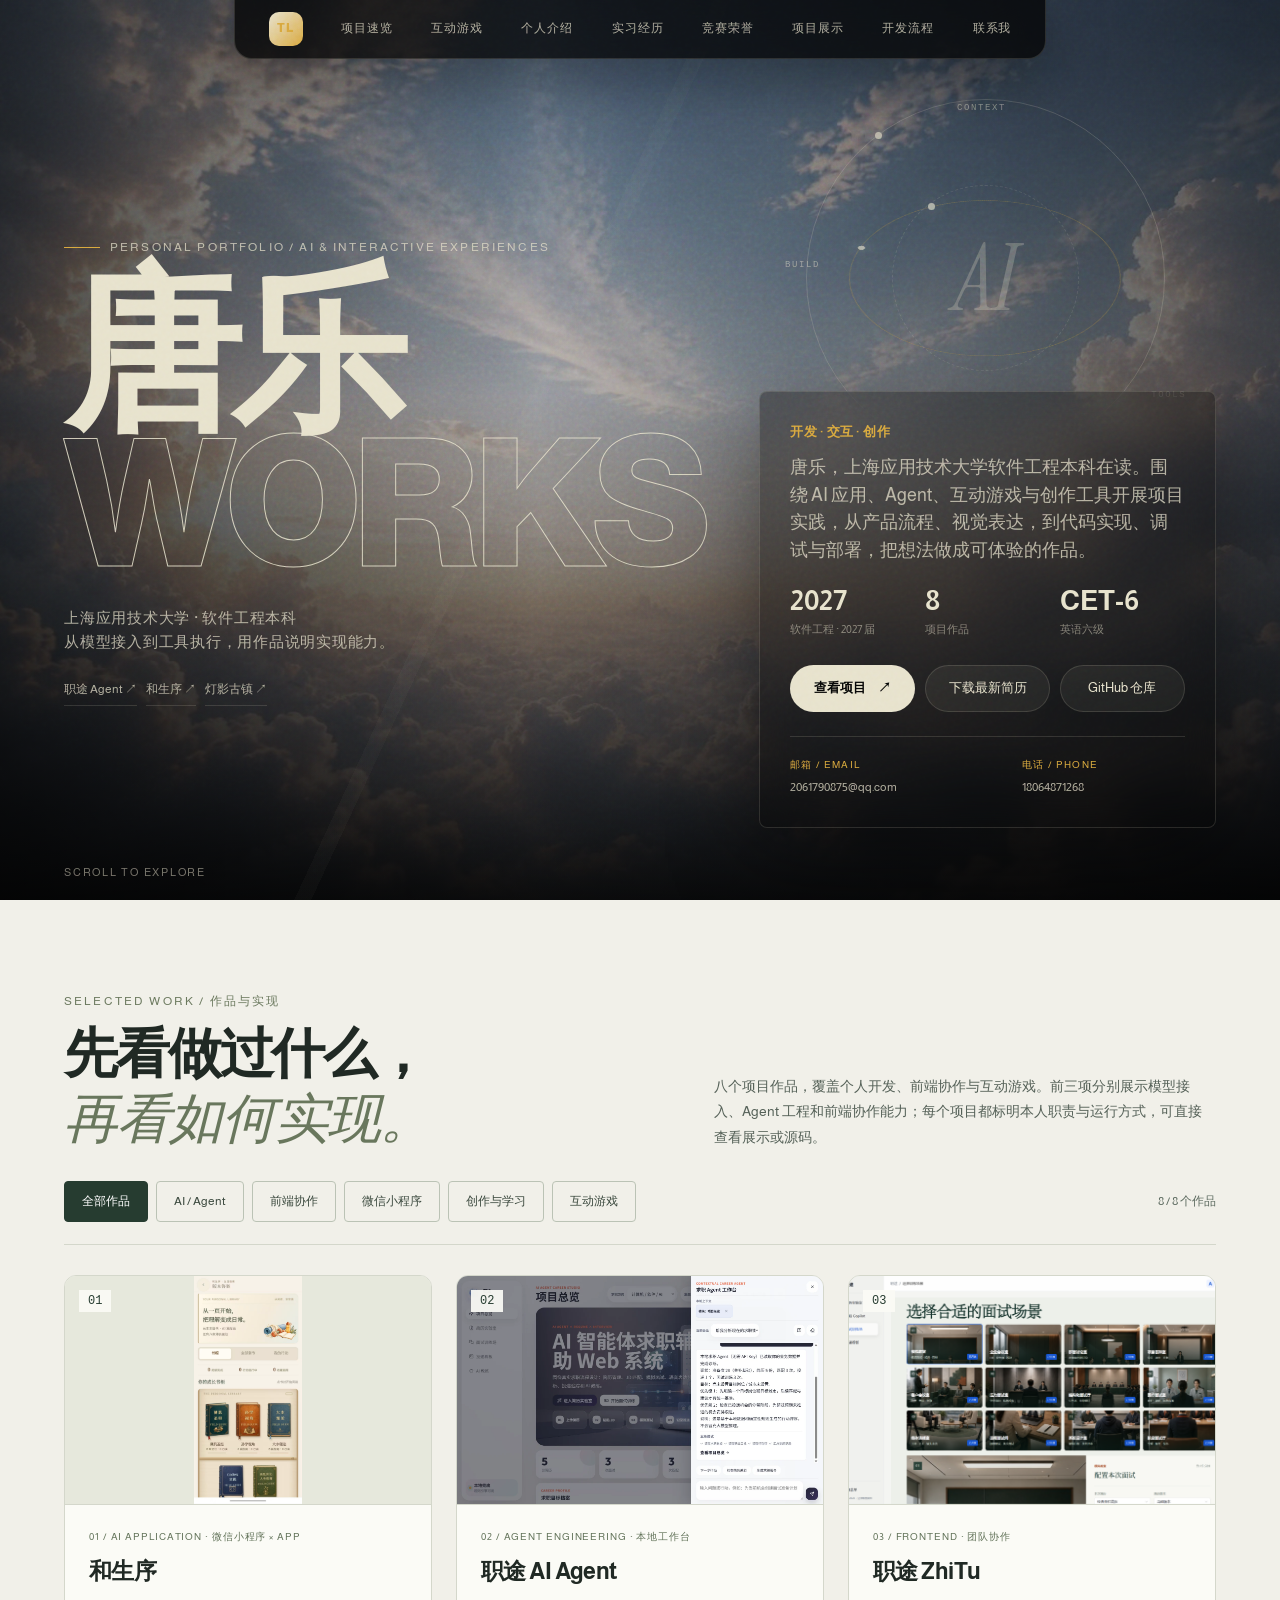
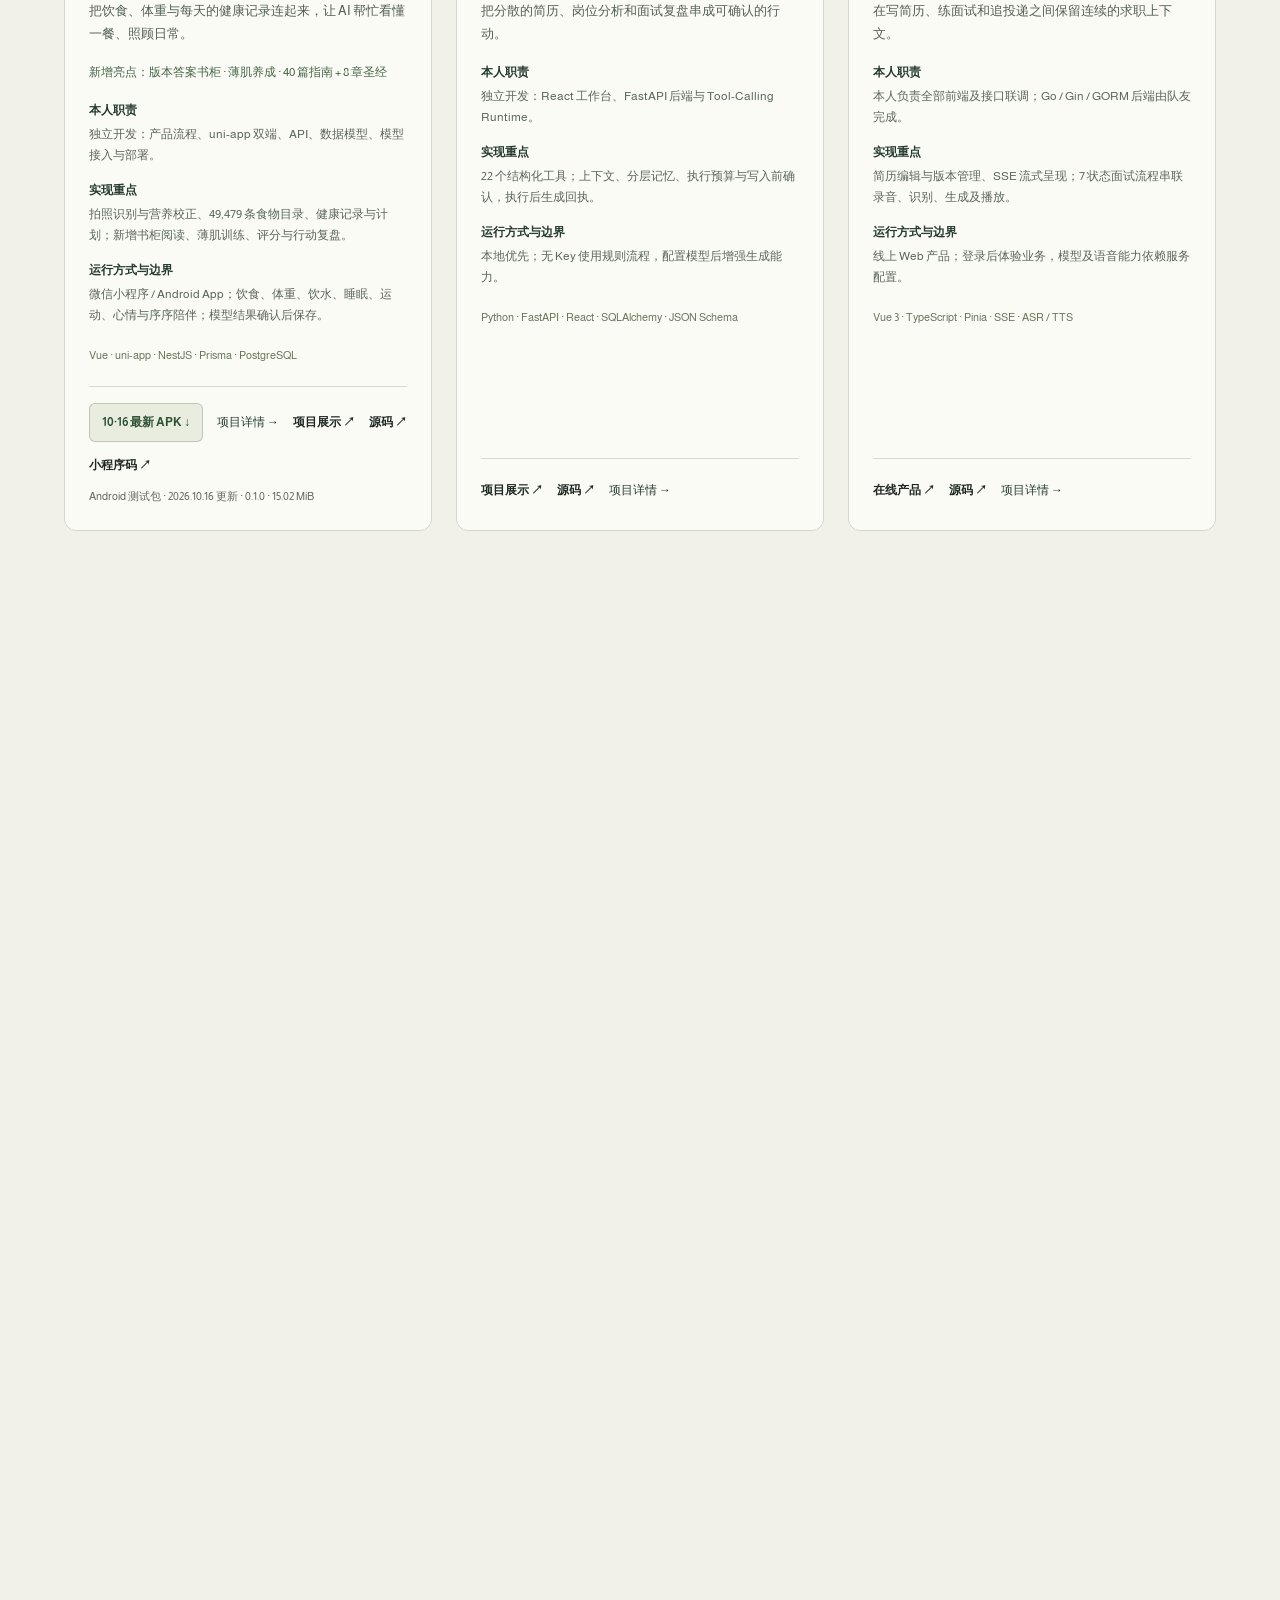
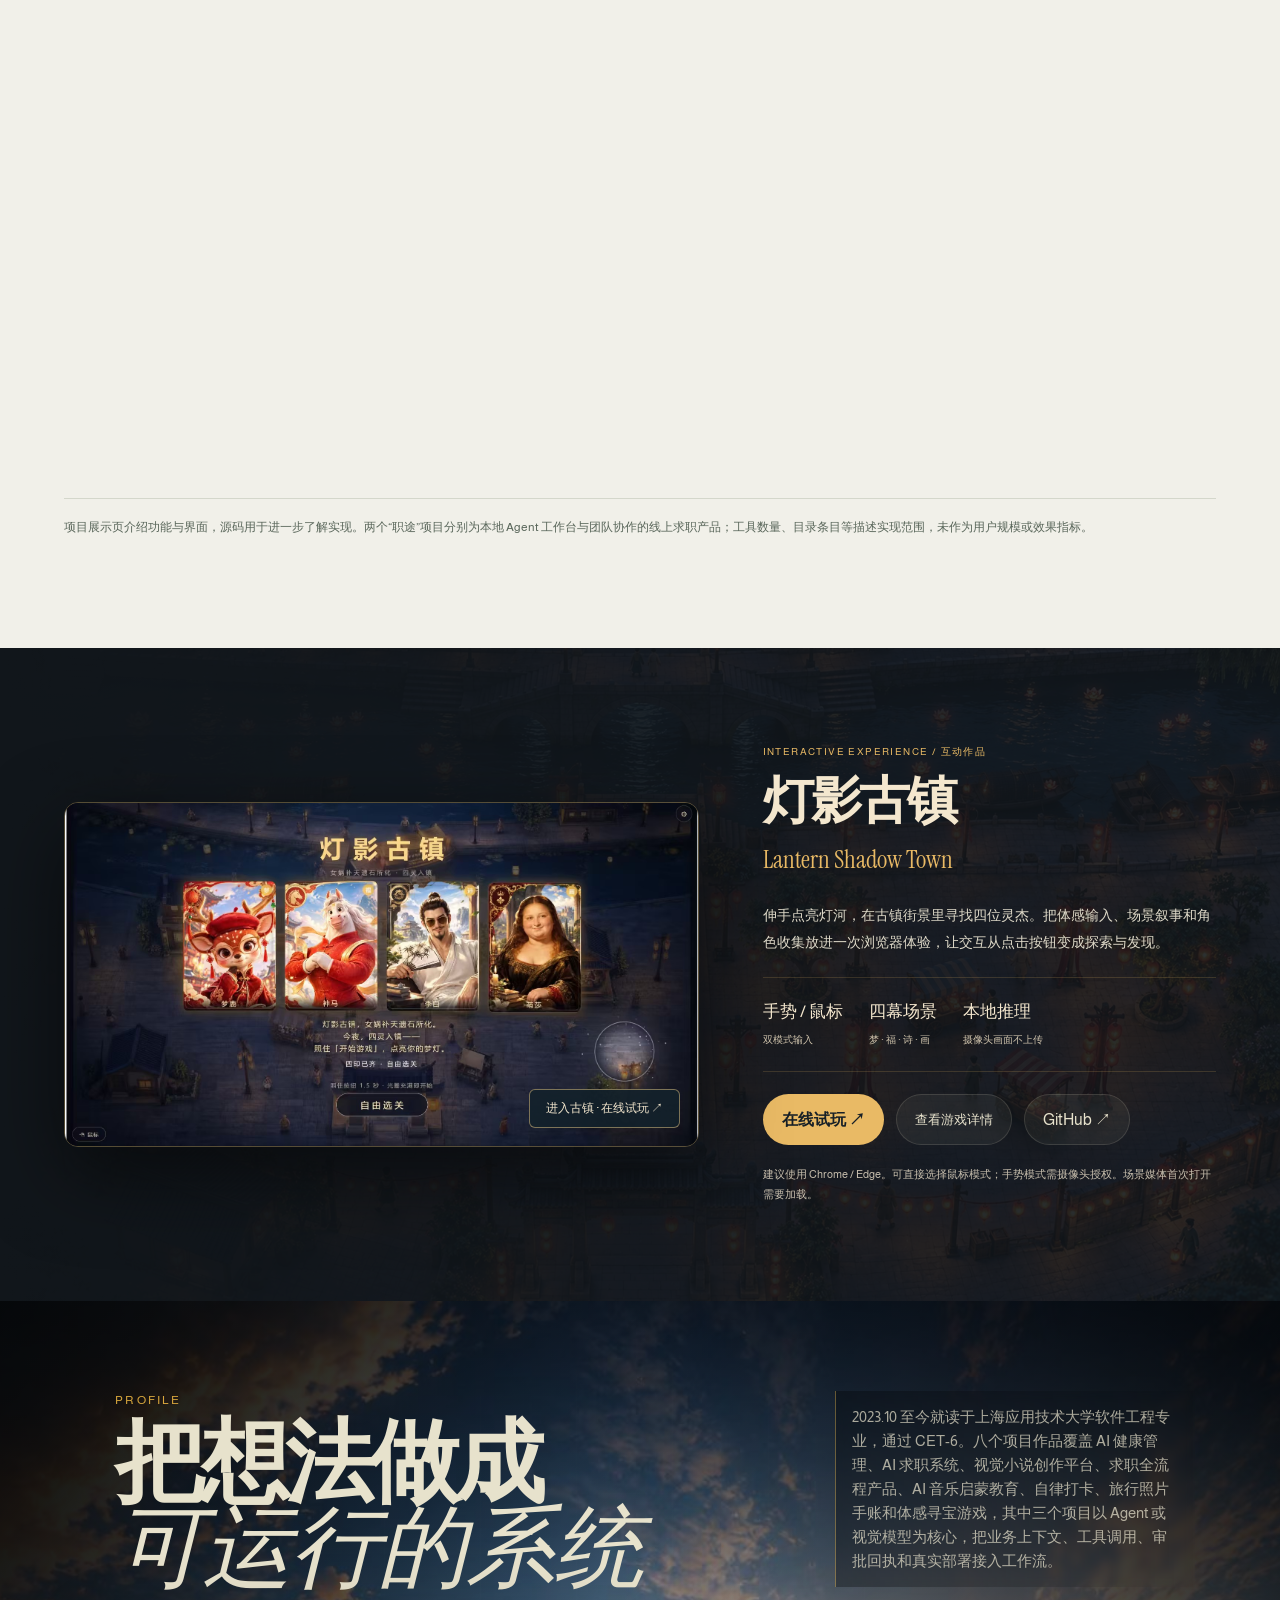
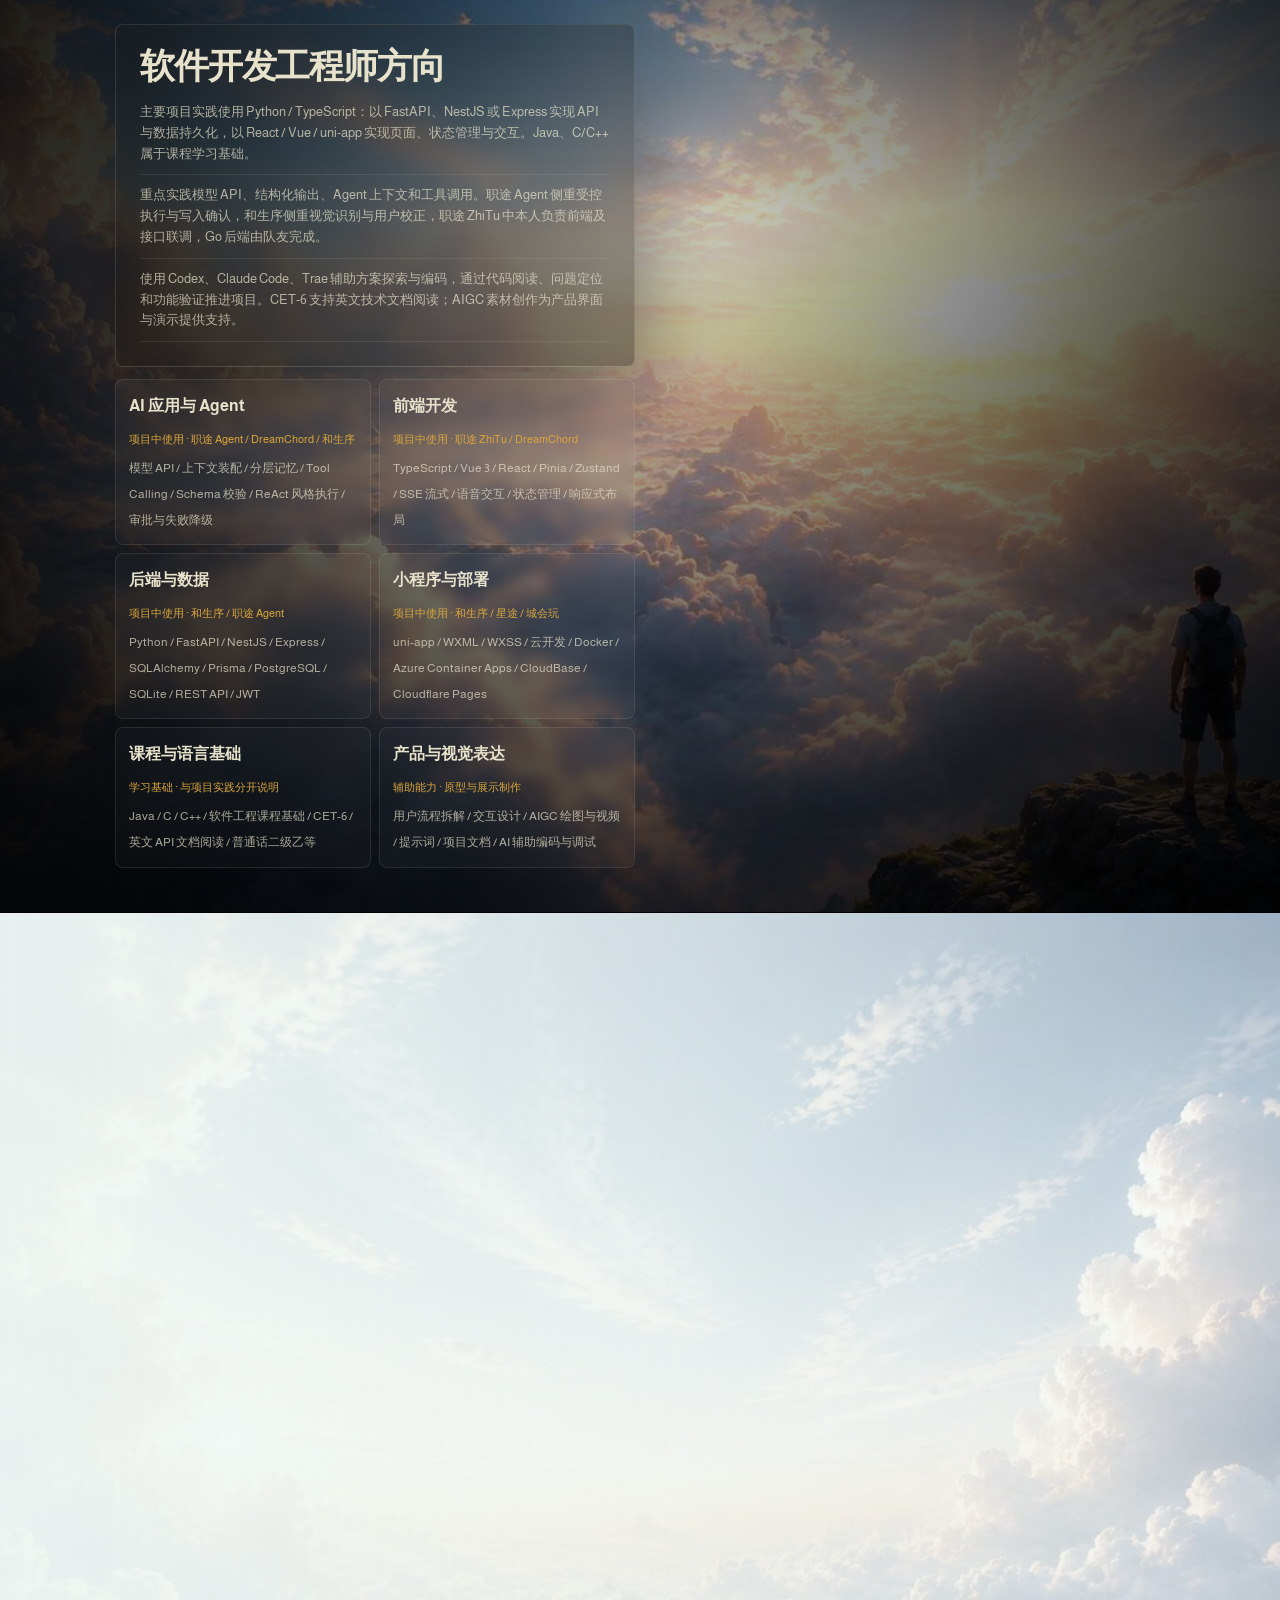
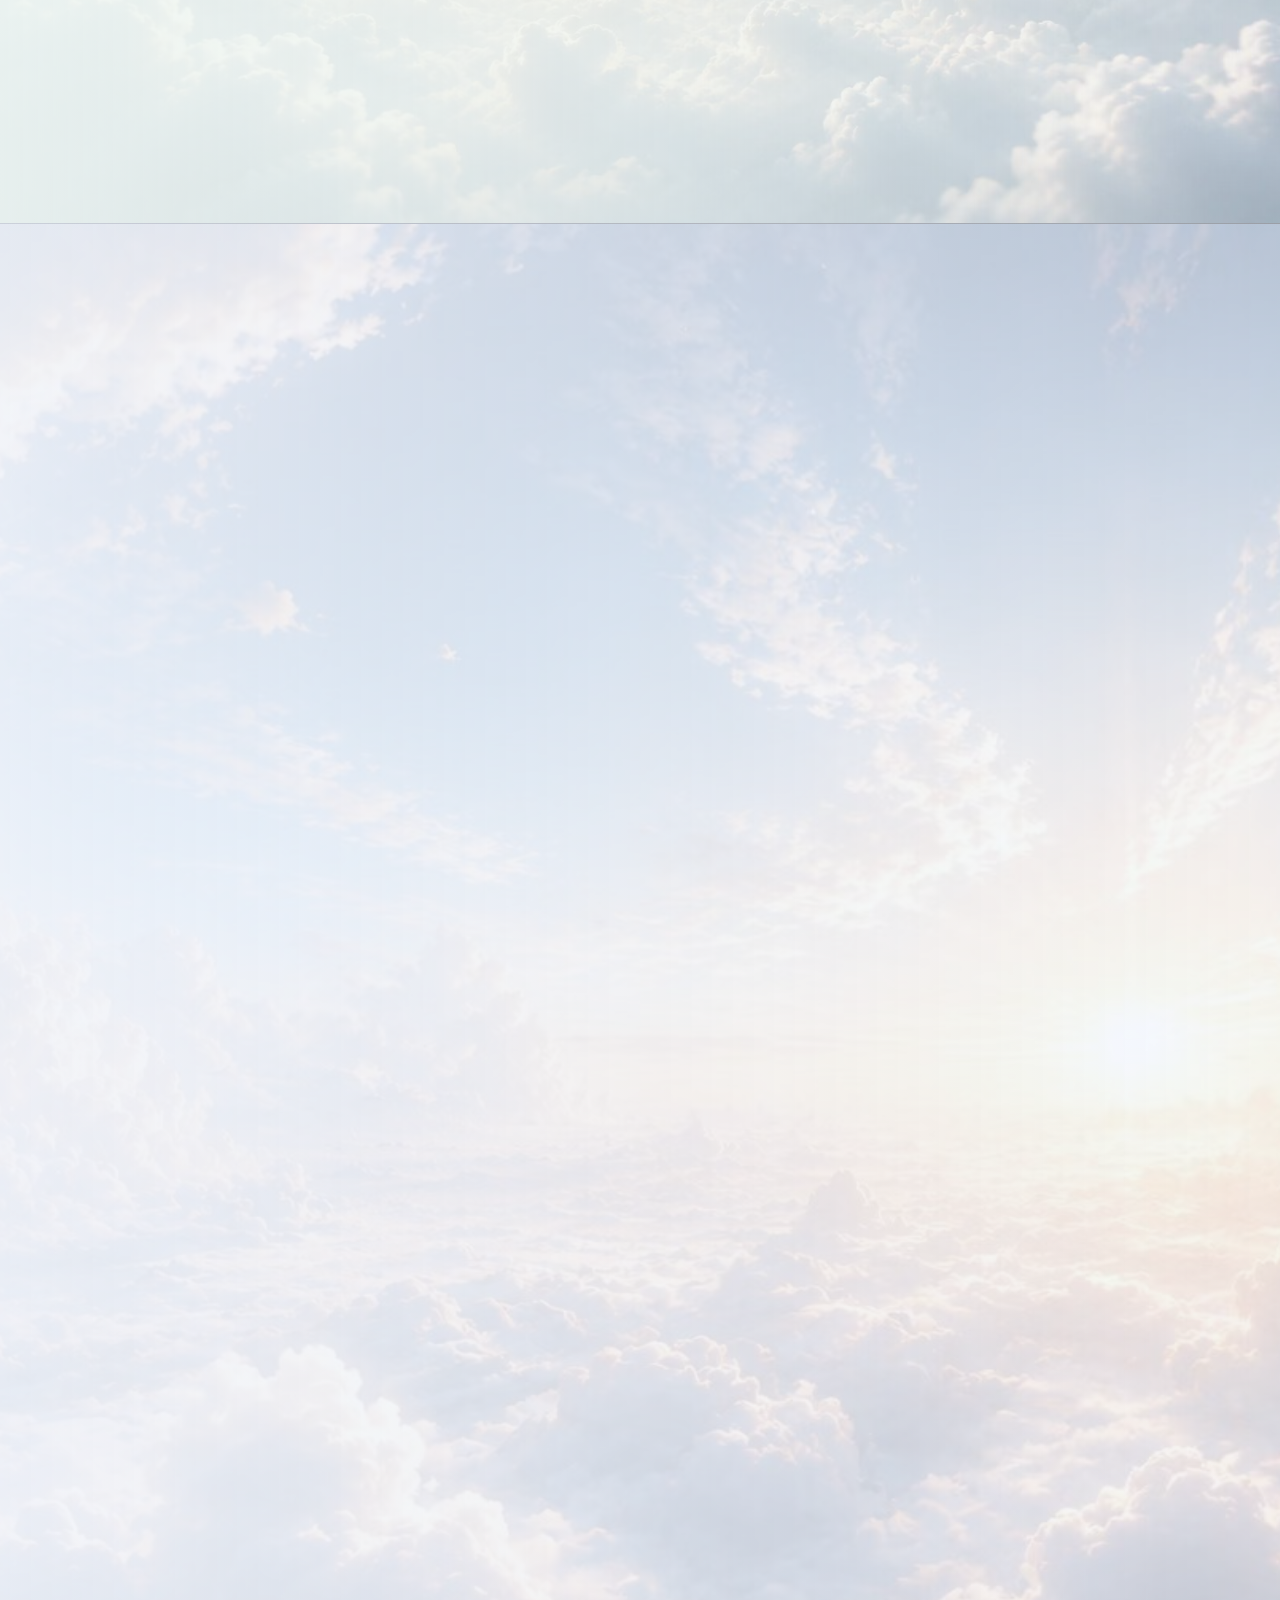
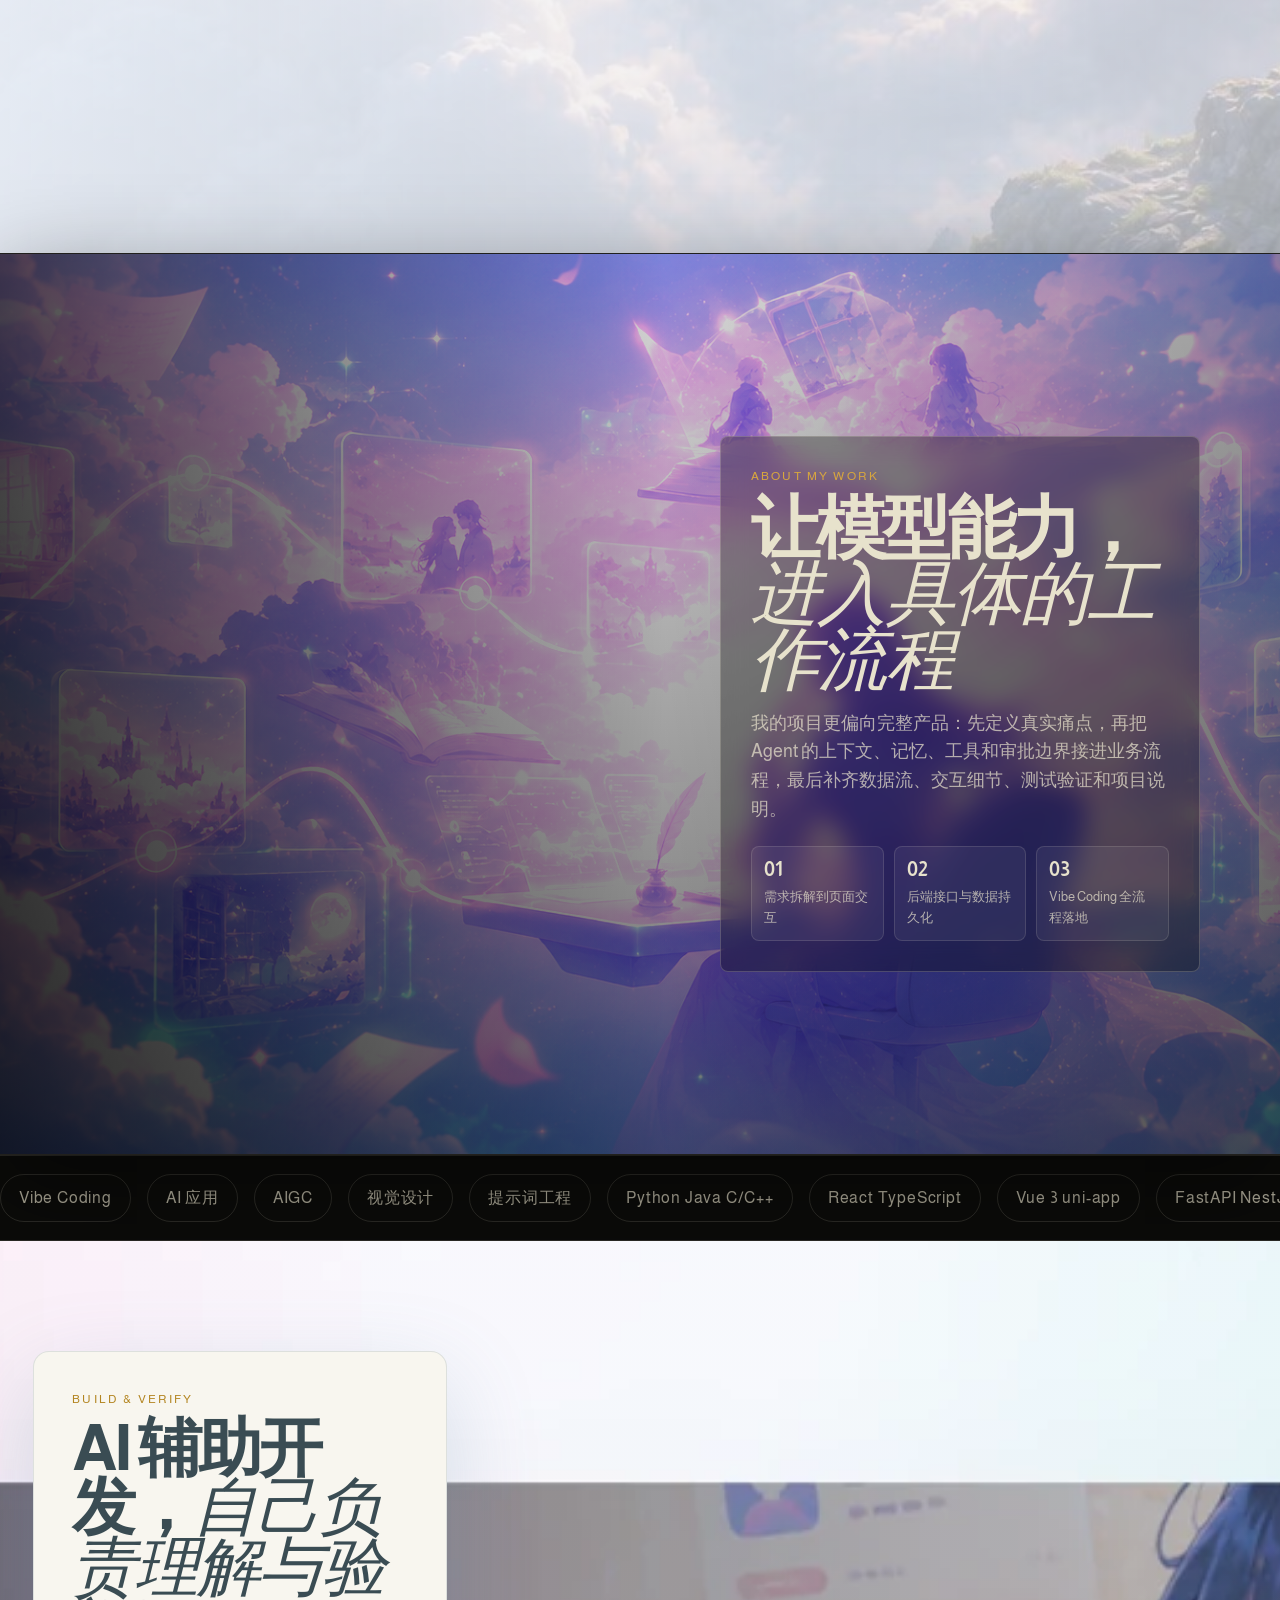
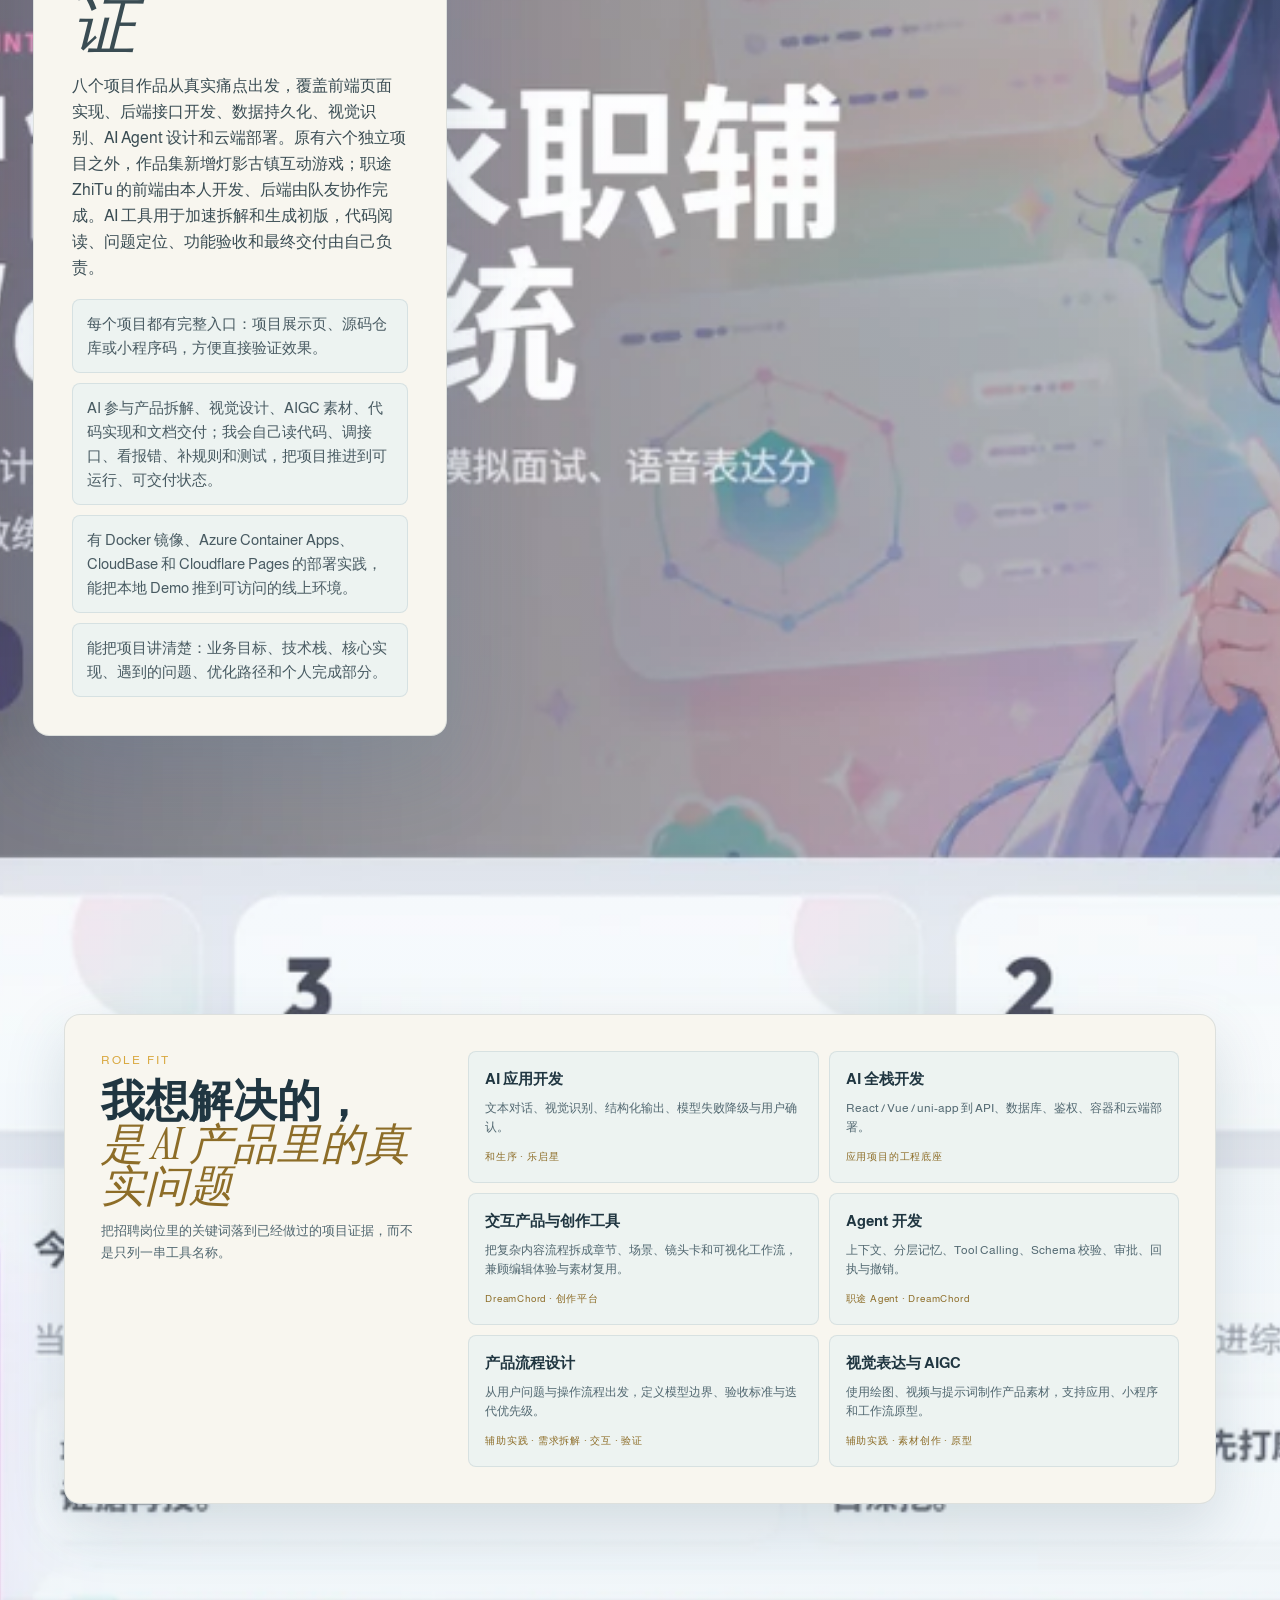
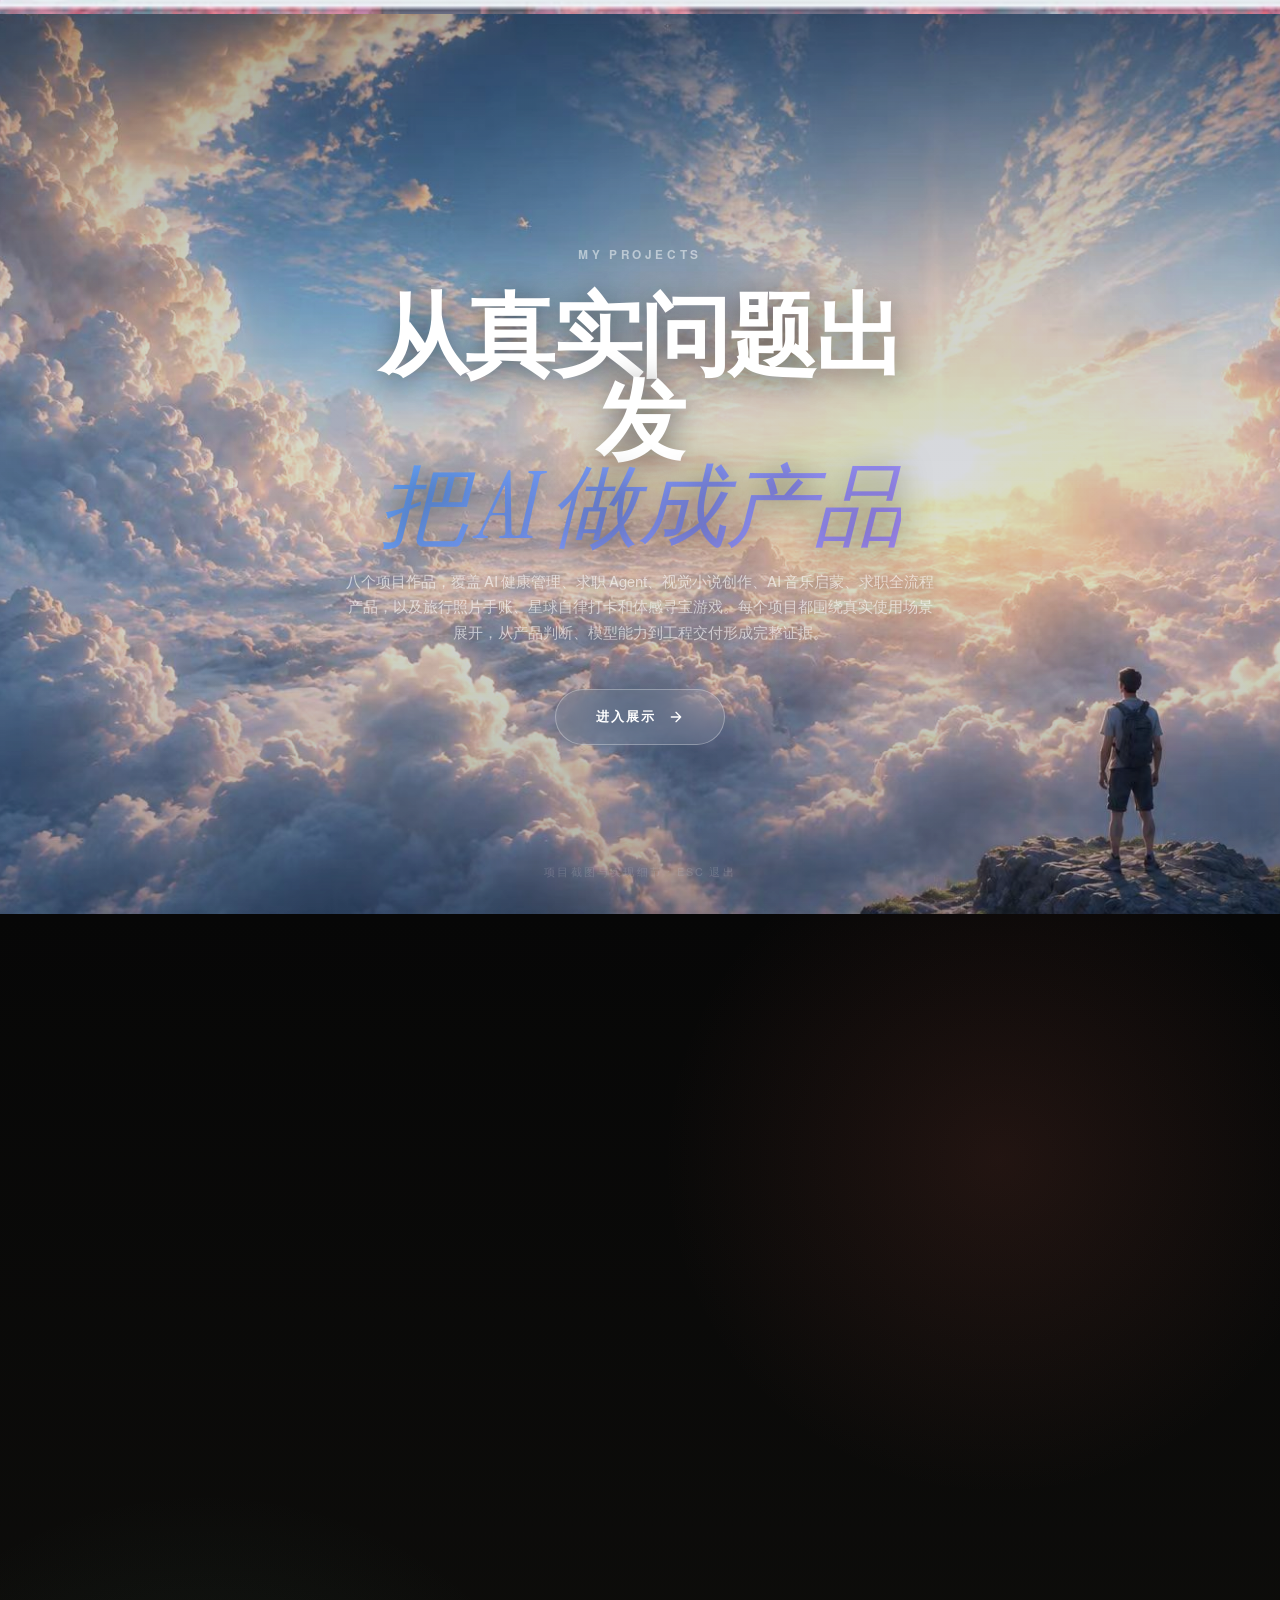
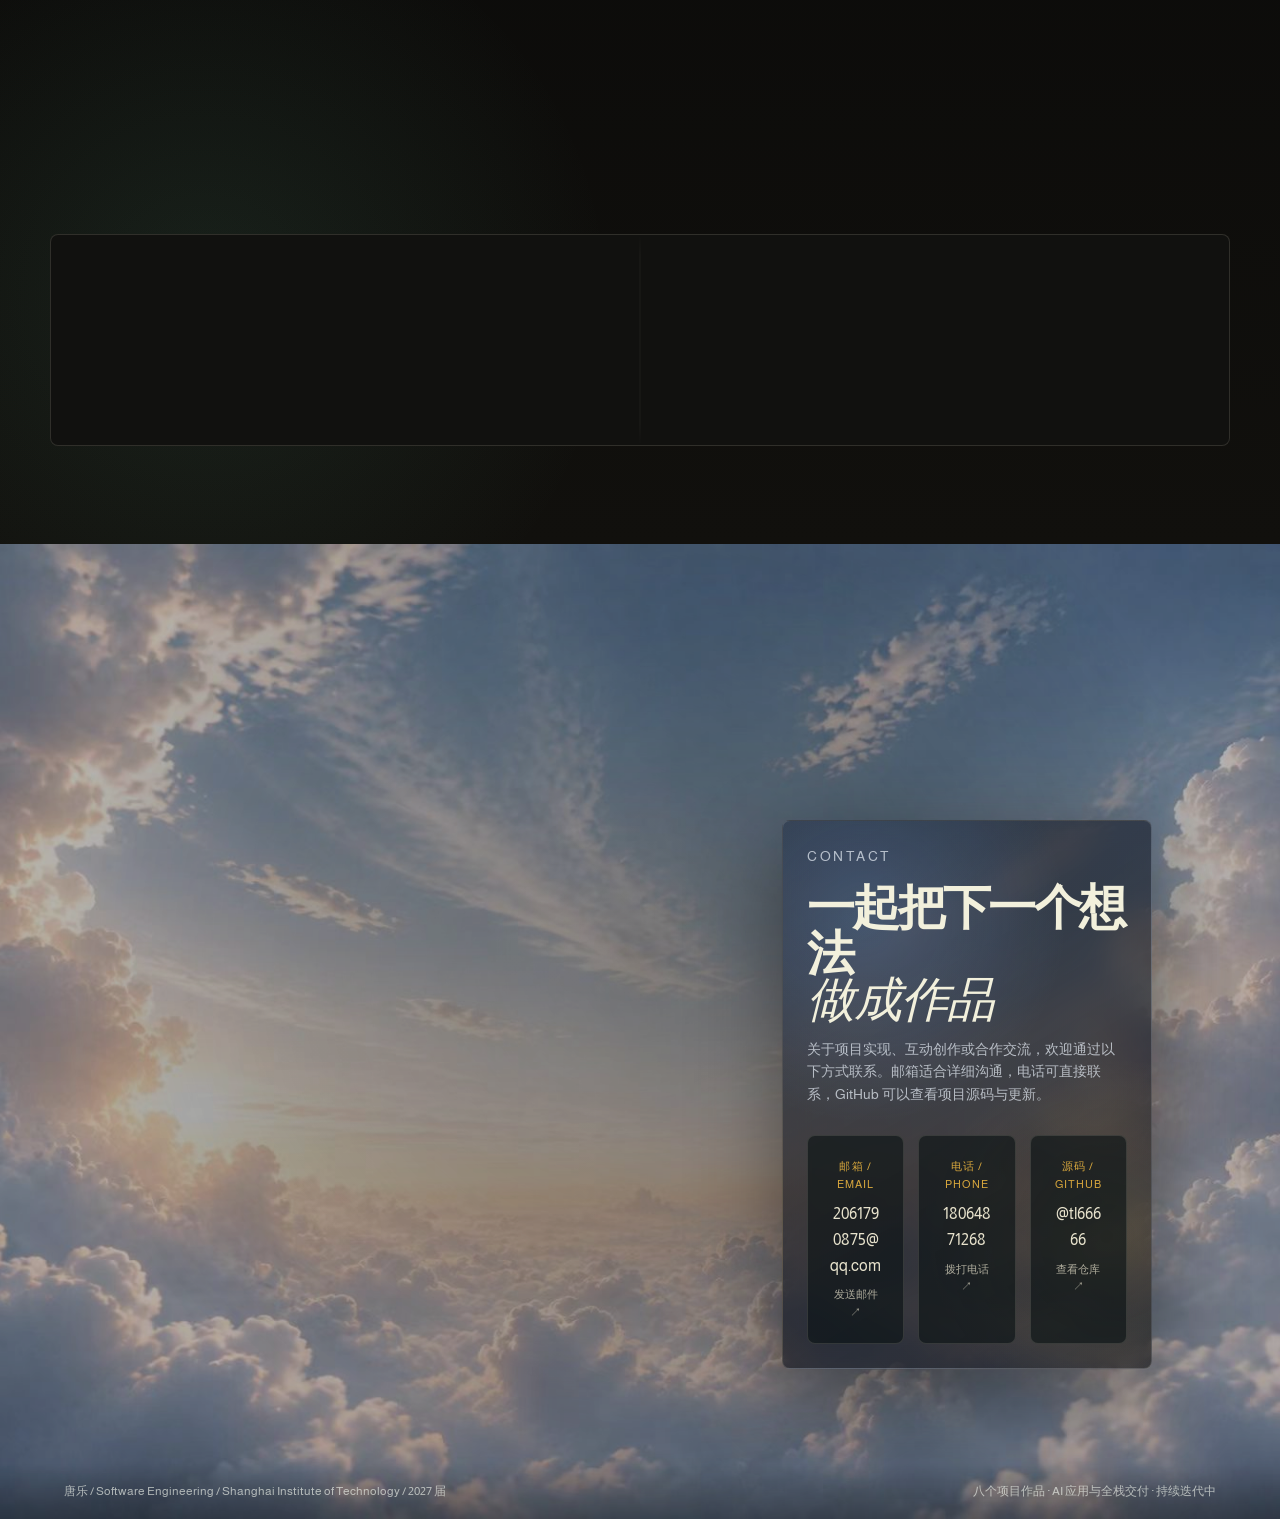
<file: index.html>
<!DOCTYPE html>
<html lang="zh-CN">
<head>
  <meta charset="UTF-8" />
  <meta name="viewport" content="width=device-width, initial-scale=1.0" />
  <meta name="description" content="唐乐的 AI 应用与全栈开发作品集：AI Agent、视觉理解、互动游戏、微信小程序与创作工具。浏览项目截图、在线体验和源码。" />
  <title>唐乐 | AI 应用、互动游戏与个人作品集</title>
  <link rel="preconnect" href="https://fonts.googleapis.com">
  <link rel="preconnect" href="https://fonts.gstatic.com" crossorigin>
  <link href="https://fonts.googleapis.com/css2?family=Almarai:wght@300;400;700;800&family=Anton&family=Instrument+Serif:ital@0;1&display=swap" rel="stylesheet">
  <script>document.documentElement.classList.add("js");</script>
  <style>
    *, *::before, *::after { box-sizing: border-box; margin: 0; padding: 0; }

    :root {
      --bg: #050505;
      --panel: #11110f;
      --panel-2: #191916;
      --cream: #e7e2cc;
      --cream-soft: rgba(231, 226, 204, 0.72);
      --muted: rgba(231, 226, 204, 0.48);
      --line: rgba(231, 226, 204, 0.14);
      --gold: #d8a73d;
      --green: #75d0a6;
      --blue: #86b8ff;
      --red: #ec735e;
      --shadow: 0 30px 90px rgba(0, 0, 0, 0.45);
    }

    html { scroll-behavior: smooth; background: var(--bg); }

    body {
      min-height: 100vh;
      color: var(--cream);
      background:
        radial-gradient(circle at 18% 12%, rgba(216, 167, 61, 0.16), transparent 24%),
        radial-gradient(circle at 86% 18%, rgba(134, 184, 255, 0.12), transparent 22%),
        radial-gradient(circle at 50% 64%, rgba(117, 208, 166, 0.08), transparent 28%),
        linear-gradient(180deg, #000 0%, #090907 30%, #10100c 58%, #050505 100%);
      font-family: "Almarai", "Microsoft YaHei", "PingFang SC", sans-serif;
      line-height: 1.6;
      overflow-x: hidden;
    }

    body::before {
      content: "";
      position: fixed;
      inset: 0;
      z-index: 1000;
      pointer-events: none;
      opacity: 0.17;
      mix-blend-mode: overlay;
      background-image: url("data:image/svg+xml,%3Csvg viewBox='0 0 256 256' xmlns='http://www.w3.org/2000/svg'%3E%3Cfilter id='n'%3E%3CfeTurbulence type='fractalNoise' baseFrequency='0.86' numOctaves='3' stitchTiles='stitch'/%3E%3C/filter%3E%3Crect width='100%25' height='100%25' filter='url(%23n)'/%3E%3C/svg%3E");
    }

    a { color: inherit; text-decoration: none; }
    img, video { display: block; max-width: 100%; }

    .site-header {
      position: fixed;
      top: 0;
      left: 0;
      right: 0;
      z-index: 60;
      display: flex;
      justify-content: center;
      padding: 0 16px;
      pointer-events: none;
    }

    .nav-pill {
      pointer-events: auto;
      display: flex;
      align-items: center;
      gap: clamp(14px, 3vw, 44px);
      max-width: calc(100vw - 24px);
      padding: 12px clamp(14px, 3vw, 34px);
      border: 1px solid var(--line);
      border-top: none;
      border-radius: 0 0 18px 18px;
      background: rgba(0, 0, 0, 0.74);
      backdrop-filter: blur(24px);
      box-shadow: 0 18px 60px rgba(0, 0, 0, 0.35);
      white-space: nowrap;
      overflow-x: auto;
      scrollbar-width: none;
    }

    .nav-pill::-webkit-scrollbar { display: none; }

    .brand {
      width: 34px;
      height: 34px;
      display: grid;
      place-items: center;
      flex: 0 0 auto;
      border-radius: 10px;
      color: #070707;
      font-weight: 800;
      background: linear-gradient(135deg, var(--cream), var(--gold));
    }

    .nav-pill a {
      color: var(--cream-soft);
      font-size: 12px;
      letter-spacing: 0.08em;
      transition: color 180ms ease, transform 180ms ease;
    }

    .nav-pill a:hover { color: var(--cream); transform: translateY(-1px); }

    .hero {
      position: relative;
      min-height: 100vh;
      min-height: 100svh;
      width: 100%;
      overflow: hidden;
      isolation: isolate;
      background: #000;
    }

    .hero-video {
      position: absolute;
      inset: 0;
      width: 100%;
      height: 100%;
      object-fit: cover;
      z-index: -3;
    }

    .hero::before {
      content: "";
      position: absolute;
      inset: 0;
      z-index: -2;
      background:
        linear-gradient(90deg, rgba(0, 0, 0, 0.70) 0%, rgba(0, 0, 0, 0.22) 42%, rgba(0, 0, 0, 0.62) 100%),
        linear-gradient(180deg, rgba(0, 0, 0, 0.18) 0%, rgba(0, 0, 0, 0.08) 44%, rgba(5, 5, 5, 0.94) 100%);
    }

    .hero::after {
      content: "";
      position: absolute;
      inset: 0;
      z-index: -1;
      opacity: 0.38;
      background: linear-gradient(115deg, transparent 0 42%, rgba(231, 226, 204, 0.08) 42% 43%, transparent 43% 100%);
    }

    .hero-content {
      min-height: 100vh;
      min-height: 100svh;
      display: grid;
      grid-template-columns: minmax(0, 1.15fr) minmax(280px, 0.85fr);
      gap: clamp(26px, 6vw, 88px);
      align-items: end;
      padding: clamp(88px, 12vh, 140px) clamp(22px, 5vw, 74px) clamp(34px, 8vh, 82px);
    }

    .eyebrow {
      display: inline-flex;
      align-items: center;
      gap: 10px;
      margin-bottom: 18px;
      color: var(--cream-soft);
      font-size: 12px;
      letter-spacing: 0.18em;
      text-transform: uppercase;
    }

    .eyebrow::before {
      content: "";
      width: 36px;
      height: 1px;
      background: var(--gold);
    }

    .hero h1 {
      max-width: 980px;
      font-size: clamp(68px, 14vw, 178px);
      font-weight: 800;
      line-height: 0.86;
      letter-spacing: -0.065em;
      text-transform: uppercase;
      text-wrap: balance;
    }

    .hero h1 span {
      display: block;
      transform: translateY(110%);
      animation: pullUp 900ms cubic-bezier(0.16, 1, 0.3, 1) forwards;
    }

    .hero h1 span:nth-child(2) { animation-delay: 100ms; color: transparent; -webkit-text-stroke: 1px rgba(231, 226, 204, 0.86); }

    .hero-card {
      align-self: end;
      max-width: 480px;
      padding: clamp(18px, 3vw, 30px);
      border: 1px solid var(--line);
      border-radius: 8px;
      background: rgba(0, 0, 0, 0.34);
      backdrop-filter: blur(18px);
      box-shadow: var(--shadow);
      opacity: 0;
      transform: translateY(28px);
      animation: fadeRise 850ms cubic-bezier(0.16, 1, 0.3, 1) 420ms forwards;
    }

    .hero-card p {
      color: var(--cream-soft);
      font-size: clamp(14px, 1.6vw, 18px);
      line-height: 1.55;
      margin-bottom: 22px;
    }

    .hero-meta {
      display: grid;
      grid-template-columns: repeat(3, 1fr);
      gap: 10px;
      margin-bottom: 24px;
    }

    .hero-meta b {
      display: block;
      color: var(--cream);
      font-size: clamp(18px, 2vw, 28px);
      line-height: 1;
    }

    .hero-meta span {
      color: var(--muted);
      font-size: 11px;
    }

    .button-row { display: flex; flex-wrap: wrap; gap: 12px; }

    .hero-card .button-row {
      display: grid;
      grid-template-columns: repeat(3, minmax(0, 1fr));
      gap: 10px;
    }

    .hero-card .button-row .btn {
      width: 100%;
      min-width: 0;
      justify-content: center;
      padding-inline: 10px;
      font-size: 13px;
      white-space: nowrap;
    }

    .btn {
      display: inline-flex;
      align-items: center;
      gap: 12px;
      min-height: 46px;
      padding: 12px 18px;
      border-radius: 999px;
      border: 1px solid var(--line);
      color: var(--cream);
      background: rgba(231, 226, 204, 0.06);
      transition: transform 180ms ease, background 180ms ease, border-color 180ms ease;
    }

    .btn.primary {
      color: #070707;
      border-color: transparent;
      background: var(--cream);
      font-weight: 700;
    }

    .btn:hover { transform: translateY(-2px); border-color: rgba(231, 226, 204, 0.36); background: rgba(231, 226, 204, 0.12); }
    .btn.primary:hover { background: #fff9dd; }

    .scroll-cue {
      position: absolute;
      left: clamp(22px, 5vw, 74px);
      bottom: 18px;
      color: var(--muted);
      font-size: 11px;
      letter-spacing: 0.16em;
      text-transform: uppercase;
    }

    .section {
      position: relative;
      padding: clamp(78px, 12vw, 150px) clamp(18px, 5vw, 72px);
      scroll-margin-top: 82px;
    }

    .section::before {
      content: "";
      position: absolute;
      inset: 0;
      z-index: -1;
      pointer-events: none;
      background:
        linear-gradient(90deg, rgba(231, 226, 204, 0.035) 1px, transparent 1px),
        linear-gradient(180deg, rgba(231, 226, 204, 0.025) 1px, transparent 1px);
      background-size: 96px 96px;
      mask-image: radial-gradient(circle at 50% 42%, #000 0%, transparent 68%);
      opacity: 0.5;
    }

    .section.compact { padding-top: clamp(54px, 8vw, 98px); }
    #projects { padding-top: clamp(28px, 5vw, 64px); }
    #projects .section-head { margin-bottom: clamp(24px, 4vw, 40px); }
    #projects h2 { font-size: clamp(38px, 7vw, 96px); }
    #profile {
      min-height: 100vh;
      min-height: 100svh;
      scroll-margin-top: 82px;
      padding-top: clamp(86px, 10vh, 118px);
      padding-bottom: clamp(30px, 5vh, 58px);
      overflow: hidden;
      isolation: isolate;
      background: #050505;
    }

    .profile-video {
      position: absolute;
      inset: 0;
      z-index: -3;
      width: 100%;
      height: 100%;
      object-fit: cover;
      object-position: 56% 50%;
      opacity: 1;
      filter: brightness(1.06) saturate(1.16) contrast(1.05);
    }

    #profile::after {
      content: "";
      position: absolute;
      inset: 0;
      z-index: -2;
      pointer-events: none;
      background:
        radial-gradient(circle at 56% 55%, rgba(0,0,0,0.00), rgba(0,0,0,0.18) 30%, rgba(0,0,0,0.66) 84%),
        linear-gradient(90deg, rgba(0,0,0,0.62), rgba(0,0,0,0.05) 48%, rgba(0,0,0,0.50)),
        linear-gradient(180deg, rgba(0,0,0,0.46), rgba(0,0,0,0.02) 42%, rgba(0,0,0,0.62));
    }

    #profile .section-head {
      grid-template-columns: minmax(280px, 0.68fr) minmax(240px, 0.42fr);
      align-items: start;
      margin-bottom: clamp(18px, 3vw, 34px);
    }

    #profile .wrap {
      width: min(1380px, calc(100% - 72px));
      margin-left: clamp(26px, 4vw, 78px);
      margin-right: auto;
    }

    #profile h2 {
      max-width: 760px;
      font-size: clamp(46px, 7vw, 104px);
    }

    #profile .lead {
      justify-self: end;
      max-width: 360px;
      padding: 14px 16px;
      border-left: 1px solid rgba(216, 167, 61, 0.42);
      background: linear-gradient(90deg, rgba(0,0,0,0.30), transparent);
      backdrop-filter: blur(5px);
      font-size: 15px;
    }
    #projects {
      background:
        radial-gradient(circle at 16% 8%, rgba(134, 184, 255, 0.18), transparent 22%),
        radial-gradient(circle at 88% 24%, rgba(216, 167, 61, 0.16), transparent 24%),
        radial-gradient(circle at 46% 60%, rgba(117, 208, 166, 0.12), transparent 34%),
        linear-gradient(135deg, rgba(255,255,255,0.025) 0 1px, transparent 1px 42px),
        linear-gradient(180deg, #050607, #10100b 42%, #070707);
      background-size: auto, auto, auto, 42px 42px, auto;
    }
    #process {
      padding: 0 0 clamp(54px, 8vw, 98px);
      scroll-margin-top: 82px;
      background:
        radial-gradient(circle at 78% 20%, rgba(236, 115, 94, 0.11), transparent 24%),
        radial-gradient(circle at 16% 80%, rgba(117, 208, 166, 0.10), transparent 28%),
        linear-gradient(180deg, #070707, #11100d);
    }
    .wrap { width: min(1180px, 100%); margin: 0 auto; }

    .section-head {
      display: grid;
      grid-template-columns: minmax(0, 0.9fr) minmax(280px, 0.55fr);
      gap: clamp(24px, 5vw, 70px);
      align-items: end;
      margin-bottom: clamp(28px, 5vw, 58px);
    }

    .kicker {
      color: var(--gold);
      font-size: 12px;
      letter-spacing: 0.18em;
      text-transform: uppercase;
      margin-bottom: 10px;
    }

    h2 {
      color: var(--cream);
      font-size: clamp(38px, 8vw, 112px);
      line-height: 0.95;
      letter-spacing: -0.055em;
      text-transform: uppercase;
    }

    h2 em, .serif {
      font-family: "Instrument Serif", serif;
      font-style: italic;
      font-weight: 400;
      letter-spacing: -0.025em;
      text-transform: none;
    }

    .lead {
      color: var(--cream-soft);
      max-width: 680px;
      font-size: clamp(15px, 1.6vw, 18px);
    }

    .profile-grid {
      display: grid;
      width: min(520px, 100%);
      grid-template-columns: minmax(0, 1fr);
      gap: 12px;
      justify-items: stretch;
      align-items: start;
    }

    .profile-card, .glass-card {
      border: 1px solid var(--line);
      border-radius: 8px;
      background: linear-gradient(180deg, rgba(25, 25, 22, 0.30), rgba(12, 12, 10, 0.40));
      backdrop-filter: blur(10px);
      box-shadow: var(--shadow);
      overflow: hidden;
    }

    .profile-card { padding: clamp(16px, 2.4vw, 24px); }

    .profile-card h3 {
      margin-bottom: 18px;
      font-size: clamp(24px, 2.7vw, 36px);
      line-height: 1;
      letter-spacing: -0.035em;
    }

    .bio-lines {
      display: grid;
      gap: 10px;
      color: var(--cream-soft);
    }

    .bio-lines p {
      padding-bottom: 10px;
      border-bottom: 1px solid rgba(231, 226, 204, 0.10);
      font-size: 13px;
    }

    .skill-matrix {
      display: grid;
      grid-template-columns: repeat(2, minmax(0, 1fr));
      gap: 8px;
      align-self: end;
    }

    .skill-block {
      min-height: 78px;
      padding: 13px;
      border: 1px solid rgba(231, 226, 204, 0.11);
      border-radius: 8px;
      background: rgba(255, 255, 255, 0.028);
      backdrop-filter: blur(7px);
      transition: transform 200ms ease, background 200ms ease;
    }

    .skill-block:hover { transform: translateY(-4px); background: rgba(255, 255, 255, 0.055); }

    .skill-block b {
      display: block;
      margin-bottom: 7px;
      color: var(--cream);
      font-size: 16px;
    }

    .skill-block span { color: var(--cream-soft); font-size: 12px; }

    /* ===== Experience ===== */
    .experience-section {
      position: relative;
      overflow: hidden;
      padding: clamp(76px, 9vw, 132px) 0 clamp(90px, 11vw, 150px);
      background:
        linear-gradient(90deg, rgba(239, 247, 244, 0.94) 0%, rgba(239, 247, 244, 0.76) 54%, rgba(239, 247, 244, 0.44) 100%),
        url("assets/portfolio/project-cloud-bg.jpg") center / cover no-repeat;
      background-size: cover;
      background-position: center;
    }

    .experience-head {
      display: flex;
      align-items: end;
      justify-content: space-between;
      gap: 28px;
      margin-bottom: 34px;
    }

    .experience-head h2 {
      max-width: 520px;
      font-size: clamp(34px, 5vw, 68px);
      line-height: 0.98;
    }

    .experience-head .lead { max-width: 480px; margin: 0; }
    .experience-head h2 { color: #193c39; }
    .experience-head h2 em { color: #2d7668; }
    .experience-head .kicker { color: #2d7668; }
    .experience-head .lead { color: #365b58; }

    .experience-grid {
      display: grid;
      grid-template-columns: repeat(2, minmax(0, 1fr));
      gap: 14px;
    }

    .experience-card {
      position: relative;
      min-height: 360px;
      padding: clamp(22px, 3.2vw, 34px);
      border: 1px solid rgba(53, 105, 98, 0.16);
      border-radius: 18px;
      background: #fbfcf8;
      box-shadow: 0 22px 70px rgba(46, 84, 78, 0.16);
      overflow: hidden;
      transition: transform 250ms ease, border-color 250ms ease, background 250ms ease;
    }

    .experience-card::before {
      content: "";
      position: absolute;
      width: 210px;
      height: 210px;
      right: -82px;
      top: -90px;
      border: 1px solid rgba(62, 126, 115, 0.15);
      border-radius: 50%;
      box-shadow: 0 0 0 22px rgba(62, 126, 115, 0.035), 0 0 0 44px rgba(62, 126, 115, 0.022);
      pointer-events: none;
    }

    .experience-card:hover {
      transform: translateY(-5px);
      border-color: rgba(117, 208, 166, 0.38);
      background: #ffffff;
    }

    .experience-meta {
      display: flex;
      align-items: center;
      justify-content: space-between;
      gap: 16px;
      margin-bottom: 28px;
      color: #64807a;
      font-size: 11px;
      letter-spacing: 0.12em;
      text-transform: uppercase;
    }

    .experience-meta strong { color: #8b651d; font-weight: 700; }

    .experience-card h3 {
      max-width: 440px;
      margin-bottom: 8px;
      font-size: clamp(24px, 3vw, 38px);
      line-height: 1.05;
      color: #193c39;
    }

    .experience-role {
      display: block;
      margin-bottom: 22px;
      color: #2d7668;
      font-size: 13px;
      font-weight: 700;
    }

    .experience-list {
      display: grid;
      gap: 12px;
      padding: 0;
      list-style: none;
    }

    .experience-list li {
      position: relative;
      padding-left: 18px;
      color: #43625d;
      font-size: 13px;
      line-height: 1.75;
    }

    .experience-list li::before {
      content: "";
      position: absolute;
      left: 0;
      top: 0.72em;
      width: 6px;
      height: 6px;
      border-radius: 50%;
      background: var(--green);
      box-shadow: 0 0 0 4px rgba(117, 208, 166, 0.12);
    }

    .experience-tags {
      display: flex;
      flex-wrap: wrap;
      gap: 6px;
      margin-top: 24px;
    }

    .experience-tags span {
      padding: 5px 9px;
      border: 1px solid rgba(53, 105, 98, 0.15);
      border-radius: 999px;
      color: #53716b;
      font-size: 10px;
      letter-spacing: 0.04em;
    }

    /* ===== Awards ===== */
    .awards-section {
      position: relative;
      padding: clamp(76px, 9vw, 132px) 0;
      background:
        linear-gradient(90deg, rgba(241, 245, 252, 0.92), rgba(241, 245, 252, 0.68)),
        url("assets/portfolio/explore-bg.jpg") center / cover no-repeat;
      background-size: cover;
      background-position: center;
      border-top: 1px solid rgba(56, 76, 111, 0.12);
    }

    .awards-head {
      display: flex;
      justify-content: space-between;
      align-items: end;
      gap: 28px;
      margin-bottom: 30px;
    }

    .awards-head h2 {
      font-size: clamp(34px, 5vw, 68px);
      line-height: 0.98;
    }

    .awards-head .lead { max-width: 480px; margin: 0; }
    .awards-head h2 { color: #243653; }
    .awards-head h2 em { color: #536da1; }
    .awards-head .kicker { color: #526b99; }
    .awards-head .lead { color: #465c79; }

    .awards-grid {
      display: grid;
      grid-template-columns: repeat(2, minmax(0, 1fr));
      gap: 14px;
    }

    .award-card {
      display: flex;
      flex-direction: column;
      overflow: hidden;
      min-width: 0;
      border: 1px solid rgba(77, 99, 136, 0.16);
      border-radius: 18px;
      background: #fafbff;
      box-shadow: 0 20px 60px rgba(50, 70, 104, 0.16);
    }

    .award-card-media {
      display: flex;
      align-items: center;
      justify-content: center;
      min-height: 300px;
      padding: 18px;
      background: #f1f2f6;
    }

    .award-card-media img {
      width: 100%;
      height: 280px;
      object-fit: contain;
      border-radius: 10px;
      box-shadow: 0 14px 34px rgba(0,0,0,0.16);
    }

    .award-card-copy {
      display: flex;
      flex: 1;
      flex-direction: column;
      padding: 22px 24px 24px;
    }
    .award-card-copy h3 { margin-bottom: 8px; color: #233653; font-size: 20px; }
    .award-card-copy p { color: #53657d; font-size: 13px; line-height: 1.7; }
    .award-card-copy small { display: block; margin-top: auto; padding-top: 14px; color: #7c5e2a; font-size: 10px; letter-spacing: 0.12em; text-transform: uppercase; }

    .award-card-featured { position: relative; transition: transform 220ms ease, box-shadow 220ms ease; }
    .award-card-featured:hover { transform: translateY(-5px); box-shadow: 0 28px 70px rgba(50, 70, 104, 0.22); }
    .award-card-detail { display: inline-flex; order: 3; align-self: flex-start; align-items: center; min-height: 44px; margin: 0 24px 24px; padding: 8px 16px; border: 1px solid rgba(82, 107, 153, 0.24); border-radius: 999px; color: #435c88; background: #f0f3fa; font-size: 12px; font-weight: 700; }
    .award-card-detail::after { content: ""; position: absolute; inset: 0; border-radius: 18px; }
    .award-card-detail:hover { color: #233653; background: #e6edf9; }
    .award-card-featured:focus-within { outline: 3px solid #536da1; outline-offset: 4px; }

    .award-list {
      display: grid;
      grid-template-columns: repeat(2, minmax(0, 1fr));
      gap: 14px;
      grid-column: 1 / -1;
    }

    .award-list article {
      min-height: 150px;
      padding: 22px 24px;
      border: 1px solid rgba(77, 99, 136, 0.15);
      border-radius: 16px;
      background: #fafbff;
      box-shadow: 0 18px 48px rgba(50, 70, 104, 0.12);
    }

    .award-list b { display: block; margin-bottom: 9px; color: #233653; font-size: 18px; }
    .award-list p { color: #53657d; font-size: 13px; line-height: 1.7; }
    .award-list span { display: inline-block; margin-top: 14px; color: #526b99; font-size: 10px; letter-spacing: 0.1em; text-transform: uppercase; }

    .cinema {
      padding: 0;
      background:
        radial-gradient(circle at 18% 12%, rgba(216, 167, 61, 0.16), transparent 28%),
        radial-gradient(circle at 86% 70%, rgba(134, 184, 255, 0.11), transparent 28%),
        linear-gradient(180deg, #0d0c08, #050505 72%);
    }

    .cinema-panel {
      position: relative;
      width: 100%;
      min-height: 100vh;
      min-height: 100svh;
      margin: 0 auto;
      overflow: hidden;
      border-block: 1px solid var(--line);
      border-inline: none;
      border-radius: 0;
      background: #000;
      box-shadow: var(--shadow);
    }

    .cinema-panel video {
      position: absolute;
      inset: 0;
      width: 100%;
      height: 100%;
      object-fit: cover;
      object-position: 50% 42%;
      opacity: 0.96;
      filter: brightness(1.18) contrast(1.02) saturate(1.08);
    }

    .cinema-panel::after {
      content: "";
      position: absolute;
      inset: 0;
      background:
        linear-gradient(90deg, rgba(0, 0, 0, 0.68), rgba(0, 0, 0, 0.08) 52%, rgba(0, 0, 0, 0.32)),
        linear-gradient(180deg, rgba(0, 0, 0, 0.03), rgba(5, 5, 5, 0.52));
    }

    .cinema-copy {
      position: relative;
      z-index: 2;
      width: min(1120px, calc(100% - 36px));
      min-height: 100vh;
      min-height: 100svh;
      margin: 0 auto;
      display: grid;
      align-content: center;
      justify-items: end;
      padding: clamp(28px, 6vw, 70px) 0;
    }

    .cinema-copy-inner {
      width: min(480px, 100%);
      padding: clamp(18px, 3vw, 30px);
      border: 1px solid rgba(231, 226, 204, 0.22);
      border-radius: 8px;
      background: rgba(0, 0, 0, 0.30);
      backdrop-filter: blur(12px);
      animation: floatPanel 5s ease-in-out infinite;
    }

    .cinema-copy h2 {
      max-width: 520px;
      font-size: clamp(34px, 5.4vw, 72px);
    }
    .cinema-copy .lead { margin-top: 16px; max-width: 480px; }

    .cinema-metrics {
      display: grid;
      grid-template-columns: repeat(3, minmax(0, 1fr));
      gap: 10px;
      margin-top: 22px;
    }

    .cinema-metrics span {
      min-height: 82px;
      padding: 12px;
      border: 1px solid rgba(231, 226, 204, 0.14);
      border-radius: 8px;
      color: var(--cream-soft);
      background: rgba(255, 255, 255, 0.055);
      font-size: 13px;
    }

    .cinema-metrics b {
      display: block;
      color: var(--cream);
      font-size: 20px;
      line-height: 1;
      margin-bottom: 8px;
    }

    .marquee {
      display: flex;
      gap: 16px;
      overflow: hidden;
      border-block: 1px solid var(--line);
      background: #0b0b09;
      padding: 18px 0;
    }

    .marquee-track {
      display: flex;
      min-width: max-content;
      gap: 16px;
      animation: marquee 28s linear infinite;
    }

    .marquee span {
      padding: 10px 18px;
      border: 1px solid var(--line);
      border-radius: 999px;
      color: var(--cream-soft);
      letter-spacing: 0.05em;
      white-space: nowrap;
    }

    .showcase-band {
      position: relative;
      min-height: 100vh;
      min-height: 100svh;
      scroll-margin-top: 0;
      display: grid;
      align-items: center;
      padding: clamp(74px, 9vw, 110px) clamp(18px, 5vw, 72px);
      overflow: hidden;
      background: #dfeaf2;
      isolation: isolate;
    }

    .showcase-band::before {
      content: "";
      position: absolute;
      inset: 0;
      z-index: 0;
      background: linear-gradient(180deg, rgba(230, 241, 249, 0.04) 0%, rgba(226, 238, 246, 0.12) 54%, rgba(218, 232, 241, 0.38) 100%);
      pointer-events: none;
    }

    .showcase-layout {
      position: static;
      width: min(1280px, 100%);
      margin: 0 auto;
      display: grid;
      grid-template-columns: minmax(300px, 0.58fr) minmax(0, 0.95fr);
      gap: clamp(22px, 5vw, 60px);
      align-items: center;
    }

    .showcase-video {
      position: absolute;
      inset: 0;
      z-index: -1;
      width: 100%;
      height: 100%;
      min-height: 100%;
      overflow: hidden;
      background: #dfeaf2;
    }

    .showcase-video video {
      width: 100%;
      height: 100%;
      opacity: 1;
      object-fit: cover;
      object-position: center center;
      filter: none;
    }

    .showcase-video::after {
      display: none;
    }

    .showcase-copy {
      position: relative;
      z-index: 1;
      grid-column: 1;
      justify-self: start;
      width: min(468px, 100%);
      margin-left: clamp(-34px, -2.4vw, -18px);
      padding: clamp(24px, 3.4vw, 38px);
      border: 1px solid rgba(70, 101, 115, 0.15);
      border-radius: 16px;
      background: #f8f6ef;
      color: #203641;
      box-shadow: 0 30px 90px rgba(91, 134, 158, 0.22);
    }

    .showcase-copy .kicker { color: #b38520; }
    .showcase-copy h2,
    .showcase-copy .lead,
    .showcase-copy li { color: rgba(31, 52, 62, 0.88); }

    .showcase-copy h2 {
      font-size: clamp(36px, 5vw, 64px);
      line-height: 0.92;
      margin-bottom: 16px;
    }

    .showcase-copy .lead { font-size: 16px; line-height: 1.62; }

    .showcase-list {
      display: grid;
      gap: 10px;
      margin-top: 18px;
      list-style: none;
    }

    .showcase-list li {
      color: rgba(31, 52, 62, 0.80);
      padding: 12px 14px;
      border: 1px solid rgba(93, 129, 148, 0.16);
      border-radius: 8px;
      background: #edf3f1;
      font-size: 15px;
    }

    .agent-proof {
      position: relative;
      z-index: 1;
      width: min(1280px, 100%);
      margin: clamp(28px, 5vw, 54px) auto 0;
      padding: clamp(18px, 3vw, 28px);
      display: grid;
      grid-template-columns: minmax(220px, 0.78fr) minmax(0, 1.22fr);
      gap: clamp(18px, 4vw, 42px);
      align-items: center;
      border: 1px solid rgba(70, 101, 115, 0.15);
      border-radius: 16px;
      background: #f8f6ef;
      box-shadow: 0 22px 60px rgba(67, 95, 109, 0.18);
    }

    .agent-proof-intro h3 {
      margin: 0 0 10px;
      color: #203641;
      font-size: clamp(24px, 3vw, 40px);
      line-height: 0.98;
    }

    .agent-proof-intro p:last-child {
      max-width: 420px;
      color: #526871;
      font-size: 14px;
      line-height: 1.7;
    }

    .agent-proof-grid {
      display: grid;
      grid-template-columns: repeat(4, minmax(0, 1fr));
      gap: 10px;
    }

    .agent-proof-item {
      min-height: 112px;
      padding: 14px;
      border: 1px solid rgba(70, 101, 115, 0.13);
      border-radius: 10px;
      background: #edf3f1;
    }

    .agent-proof-item b {
      display: block;
      margin-bottom: 12px;
      color: #596f98;
      font-size: 11px;
      letter-spacing: 0.08em;
      text-transform: uppercase;
    }

    .agent-proof-item span {
      display: block;
      color: #405860;
      font-size: 13px;
      line-height: 1.55;
    }

    .role-fit {
      position: relative;
      z-index: 1;
      width: min(1280px, 100%);
      margin: clamp(22px, 4vw, 42px) auto 0;
      padding: clamp(22px, 3.5vw, 36px);
      display: grid;
      grid-template-columns: minmax(240px, 0.62fr) minmax(0, 1.38fr);
      gap: clamp(22px, 4vw, 48px);
      align-items: start;
      border: 1px solid rgba(70, 101, 115, 0.15);
      border-radius: 16px;
      background: #f8f6ef;
      box-shadow: 0 22px 60px rgba(67, 95, 109, 0.18);
    }

    .role-fit-heading h3 {
      margin: 0 0 12px;
      color: #203641;
      font-size: clamp(27px, 3.4vw, 48px);
      line-height: 0.98;
    }

    .role-fit-heading h3 em {
      color: #8d6d28;
      font-family: "Instrument Serif", serif;
      font-style: italic;
      font-weight: 400;
    }

    .role-fit-heading > p:last-child {
      max-width: 330px;
      color: #526871;
      font-size: 13px;
      line-height: 1.7;
    }

    .role-fit-grid {
      display: grid;
      grid-template-columns: repeat(2, minmax(0, 1fr));
      gap: 10px;
    }

    .role-fit-grid article {
      min-height: 132px;
      padding: 15px 16px;
      border: 1px solid rgba(70, 101, 115, 0.13);
      border-radius: 8px;
      background: #edf3f1;
      transition: transform 220ms ease, background 220ms ease, border-color 220ms ease;
    }

    .role-fit-grid article:hover {
      transform: translateY(-3px);
      border-color: rgba(216, 167, 61, 0.42);
      background: #fff9e8;
    }

    .role-fit-grid b { display: block; margin-bottom: 8px; color: #203641; font-size: 15px; }
    .role-fit-grid span { display: block; color: #526871; font-size: 12px; line-height: 1.6; }
    .role-fit-grid small { display: block; margin-top: 12px; color: #8d6d28; font-size: 10px; letter-spacing: 0.08em; }

    .projects {
      display: grid;
      grid-template-columns: repeat(2, minmax(0, 1fr));
      gap: clamp(18px, 2.5vw, 28px);
      align-items: start;
    }

    .project-card {
      --spot-x: 50%;
      --spot-y: 50%;
      --project-accent: var(--blue);
      position: relative;
      display: flex;
      flex-direction: column;
      padding: clamp(14px, 1.8vw, 20px);
      border: 1px solid color-mix(in srgb, var(--project-accent) 36%, rgba(231, 226, 204, 0.18));
      border-radius: 12px;
      background:
        radial-gradient(420px circle at var(--spot-x) var(--spot-y), color-mix(in srgb, var(--project-accent) 22%, transparent), transparent 42%),
        linear-gradient(155deg, color-mix(in srgb, var(--project-accent) 12%, transparent), transparent 34%),
        linear-gradient(180deg, rgba(17, 17, 15, 0.92), rgba(8, 8, 7, 0.94));
      box-shadow: var(--shadow);
      overflow: hidden;
      transition: border-color 220ms ease, box-shadow 220ms ease, transform 220ms ease;
    }

    .project-card:hover {
      border-color: color-mix(in srgb, var(--project-accent) 62%, rgba(231, 226, 204, 0.28));
      box-shadow: var(--shadow), 0 0 50px color-mix(in srgb, var(--project-accent) 16%, transparent);
      transform: translateY(-4px);
    }

    .project-card::before {
      content: "";
      position: absolute;
      inset: 0;
      z-index: 0;
      opacity: 0.6;
      border-radius: inherit;
      background:
        radial-gradient(180px circle at var(--spot-x) var(--spot-y), rgba(255,255,220,0.12), transparent 58%);
      pointer-events: none;
      mix-blend-mode: screen;
      transition: opacity 200ms ease;
    }

    .project-card > * { position: relative; z-index: 1; }

    .project-card.accent-blue { --project-accent: #86b8ff; }
    .project-card.accent-purple { --project-accent: #a78bfa; }
    .project-card.accent-gold { --project-accent: #d8a73d; }
    .project-card.accent-green { --project-accent: #75d0a6; }
    .project-card.accent-sky { --project-accent: #60a5fa; }
    .project-card.accent-orange { --project-accent: #f0a868; }

    .project-card .media-grid {
      position: relative;
      display: grid;
      gap: 8px;
      height: 240px;
      margin-bottom: 16px;
    }

    .project-card.layout-3 .media-grid {
      grid-template-columns: 0.82fr 1.18fr;
      grid-template-rows: 1fr 1fr;
    }

    .project-card.layout-3 .media-tile:nth-child(1) { grid-column: 1; grid-row: 1; }
    .project-card.layout-3 .media-tile:nth-child(2) { grid-column: 1; grid-row: 2; }
    .project-card.layout-3 .media-tile:nth-child(3) { grid-column: 2; grid-row: 1 / span 2; }

    .project-card.layout-2 .media-grid {
      grid-template-columns: 1fr 1fr;
      grid-template-rows: 1fr;
    }

    .project-card.layout-2 .media-tile:nth-child(1) { grid-column: 1; grid-row: 1; }
    .project-card.layout-2 .media-tile:nth-child(2) { grid-column: 2; grid-row: 1; }

    .card-body { flex: 1; display: flex; flex-direction: column; }

    .project-number {
      color: color-mix(in srgb, var(--project-accent) 34%, rgba(231, 226, 204, 0.14));
      font-size: clamp(40px, 5vw, 64px);
      font-weight: 800;
      line-height: 0.82;
      letter-spacing: -0.08em;
    }

    .project-title-line {
      display: flex;
      align-items: flex-start;
      gap: clamp(10px, 1.5vw, 16px);
      margin-bottom: 8px;
    }

    .project-title-line .project-number { flex: 0 0 auto; }

    .project-card h3 {
      margin: 10px 0 10px;
      font-size: clamp(22px, 2.8vw, 32px);
      line-height: 1.0;
      letter-spacing: -0.04em;
      text-shadow: 0 0 24px color-mix(in srgb, var(--project-accent) 20%, transparent);
    }

    .project-card p { color: var(--cream-soft); max-width: 100%; font-size: 14px; line-height: 1.6; }

    .project-agent-note {
      max-width: 100%;
      margin: 14px 0 0;
      padding: 10px 12px;
      border-left: 3px solid var(--project-accent);
      color: rgba(231,226,204,0.88) !important;
      background: color-mix(in srgb, var(--project-accent) 10%, transparent);
      font-size: 13px;
      line-height: 1.6;
    }

    .project-agent-note strong { color: #fff; }

    .tag-list {
      display: flex;
      flex-wrap: wrap;
      gap: 6px;
      margin: 14px 0;
    }

    .tag-list span {
      padding: 5px 8px;
      border: 1px solid var(--line);
      border-radius: 999px;
      color: var(--cream-soft);
      font-size: 11px;
      background: color-mix(in srgb, var(--project-accent) 8%, rgba(255, 255, 255, 0.035));
    }

    .project-points {
      display: grid;
      gap: 8px;
      margin-top: 14px;
      list-style: none;
    }

    .project-points li {
      color: var(--cream-soft);
      padding-left: 18px;
      position: relative;
      font-size: 13px;
      line-height: 1.6;
    }

    .project-points li::before {
      content: "";
      position: absolute;
      left: 0;
      top: 0.7em;
      width: 6px;
      height: 6px;
      border-radius: 50%;
      background: var(--project-accent);
      box-shadow: 0 0 14px var(--project-accent);
    }

    .project-actions {
      display: flex;
      flex-wrap: wrap;
      gap: 8px;
      margin-top: 16px;
    }

    .project-link {
      display: inline-flex;
      align-items: center;
      justify-content: center;
      gap: 6px;
      min-height: 36px;
      padding: 0 13px;
      border: 1px solid color-mix(in srgb, var(--project-accent) 46%, rgba(231, 226, 204, 0.2));
      border-radius: 999px;
      color: var(--cream);
      background:
        radial-gradient(circle at 18% 16%, color-mix(in srgb, var(--project-accent) 22%, transparent), transparent 42%),
        rgba(255, 255, 255, 0.055);
      box-shadow: 0 8px 24px rgba(0, 0, 0, 0.24);
      font-size: 12px;
      font-weight: 700;
      text-decoration: none;
      letter-spacing: 0.03em;
      transition: transform 180ms ease, border-color 180ms ease, background 180ms ease;
    }

    .project-link:hover {
      transform: translateY(-2px);
      border-color: color-mix(in srgb, var(--project-accent) 76%, rgba(231, 226, 204, 0.44));
      background:
        radial-gradient(circle at 18% 16%, color-mix(in srgb, var(--project-accent) 30%, transparent), transparent 42%),
        rgba(255, 255, 255, 0.095);
    }

    .project-link.secondary {
      color: var(--cream-soft);
      background: rgba(255, 255, 255, 0.035);
      border-color: rgba(231, 226, 204, 0.16);
      font-weight: 600;
    }

    .media-tile {
      position: relative;
      overflow: hidden;
      border: 1px solid rgba(231, 226, 204, 0.12);
      border-radius: 8px;
      background: #050505;
      box-shadow: inset 0 0 0 1px color-mix(in srgb, var(--project-accent) 14%, transparent);
    }

    .media-tile img, .media-tile video {
      width: 100%;
      height: 100%;
      object-fit: cover;
      object-position: top center;
      transition: transform 500ms ease;
    }

    .media-tile:hover img, .media-tile:hover video { transform: scale(1.04); }

    .media-tile::after {
      content: attr(data-label);
      position: absolute;
      left: 8px;
      bottom: 8px;
      padding: 4px 8px;
      border: 1px solid rgba(231, 226, 204, 0.18);
      border-radius: 999px;
      color: var(--cream);
      font-size: 10px;
      background: rgba(0, 0, 0, 0.56);
      backdrop-filter: blur(8px);
    }

    .project-expand-btn {
      display: inline-flex;
      align-items: center;
      gap: 6px;
      min-height: 36px;
      padding: 0 14px;
      border: 1px solid color-mix(in srgb, var(--project-accent) 40%, rgba(231, 226, 204, 0.18));
      border-radius: 999px;
      color: var(--cream-soft);
      background: rgba(255, 255, 255, 0.035);
      font-size: 12px;
      font-weight: 600;
      cursor: pointer;
      transition: all 180ms ease;
    }

    .project-expand-btn:hover {
      color: var(--cream);
      border-color: color-mix(in srgb, var(--project-accent) 64%, rgba(231, 226, 204, 0.32));
      background: color-mix(in srgb, var(--project-accent) 10%, transparent);
    }

    .project-expand-btn .arrow {
      display: inline-block;
      transition: transform 300ms ease;
      font-size: 14px;
    }

    .project-expand-btn.active .arrow { transform: rotate(180deg); }

    .project-details {
      display: grid;
      grid-template-rows: 0fr;
      transition: grid-template-rows 0.4s cubic-bezier(0.4, 0, 0.2, 1);
    }

    .project-details.expanded { grid-template-rows: 1fr; }

    .project-details-inner {
      overflow: hidden;
      min-height: 0;
    }

    .project-details-content {
      padding-top: 18px;
      border-top: 1px solid var(--line);
      margin-top: 18px;
    }

    .project-qr {
      display: grid;
      grid-template-columns: 72px minmax(0, 1fr);
      gap: 10px;
      align-items: center;
      width: min(260px, 100%);
      margin-top: 4px;
      padding: 10px 12px;
      border: 1px solid color-mix(in srgb, var(--project-accent) 36%, rgba(255,255,255,0.18));
      border-radius: 8px;
      background:
        radial-gradient(circle at 20% 20%, color-mix(in srgb, var(--project-accent) 20%, transparent), transparent 42%),
        rgba(8, 8, 7, 0.44);
      box-shadow: 0 8px 24px rgba(0, 0, 0, 0.28);
      backdrop-filter: blur(10px) saturate(1.08);
    }

    .project-qr img {
      width: 72px;
      height: 72px;
      object-fit: cover;
      border-radius: 6px;
      background: #fff;
      padding: 4px;
    }

    .project-qr b {
      display: block;
      margin-bottom: 2px;
      color: var(--cream);
      font-size: 13px;
      letter-spacing: 0.06em;
    }

    .project-qr span {
      display: block;
      color: var(--cream-soft);
      font-size: 11px;
      line-height: 1.4;
    }

    .timeline {
      display: grid;
      grid-template-columns: repeat(4, minmax(0, 1fr));
      border: 1px solid var(--line);
      border-radius: 8px;
      overflow: hidden;
      background: var(--panel);
    }

    .process-stage {
      position: relative;
      min-height: 100vh;
      min-height: 100svh;
      width: 100vw;
      margin: 0 0 18px calc(50% - 50vw);
      overflow: hidden;
      border-block: 1px solid var(--line);
      border-inline: none;
      border-radius: 0;
      background: #050505;
      box-shadow: var(--shadow);
    }

    .process-stage video {
      width: 100%;
      height: 100%;
      min-height: inherit;
      object-fit: cover;
      filter: brightness(0.96) saturate(1.1);
    }

    .process-stage::after {
      content: "";
      position: absolute;
      inset: 0;
      background:
        linear-gradient(90deg, rgba(0,0,0,0.48), rgba(0,0,0,0.08) 58%, rgba(0,0,0,0.32)),
        linear-gradient(180deg, rgba(0,0,0,0.50), rgba(0,0,0,0.06) 36%, rgba(0,0,0,0.56));
      pointer-events: none;
    }

    .process-title {
      position: absolute;
      left: clamp(22px, 5vw, 74px);
      top: clamp(92px, 12vh, 132px);
      z-index: 1;
      width: min(560px, calc(100% - 44px));
      padding: 0;
      text-shadow: 0 18px 60px rgba(0,0,0,0.68);
    }

    .process-title h2 {
      font-size: clamp(34px, 5.4vw, 78px);
      max-width: 560px;
    }

    .process-title .lead {
      max-width: 430px;
      margin-top: 12px;
      font-size: 14px;
    }

    .process-stage-copy {
      position: absolute;
      left: clamp(28px, 8vw, 120px);
      bottom: clamp(34px, 8vw, 92px);
      z-index: 1;
      max-width: 340px;
      padding: clamp(14px, 2vw, 20px);
      border: 1px solid rgba(231, 226, 204, 0.18);
      border-radius: 8px;
      background: rgba(0, 0, 0, 0.28);
      backdrop-filter: blur(9px);
    }

    .process-stage-copy h3 {
      margin-bottom: 8px;
      font-size: clamp(24px, 3.4vw, 42px);
      line-height: 0.96;
      letter-spacing: -0.04em;
    }

    .process-stage-copy p { color: var(--cream-soft); }

    .timeline-item {
      min-height: 210px;
      padding: 22px;
      border-right: 1px solid var(--line);
      background: linear-gradient(180deg, rgba(255,255,255,0.04), transparent);
    }

    .timeline-item:last-child { border-right: none; }
    .timeline-item b { display: block; margin-bottom: 36px; color: var(--gold); font-size: 13px; letter-spacing: 0.12em; }
    .timeline-item h3 { margin-bottom: 10px; font-size: 22px; line-height: 1.1; }
    .timeline-item p { color: var(--cream-soft); font-size: 14px; }

    .contact {
      position: relative;
      min-height: 100vh;
      min-height: 100svh;
      scroll-margin-top: 0;
      display: grid;
      align-items: start;
      justify-items: end;
      text-align: center;
      overflow: hidden;
      background: #050505;
      isolation: isolate;
    }

    .contact-video {
      position: absolute;
      inset: 0;
      z-index: -2;
      width: 100%;
      height: 100%;
      object-fit: cover;
      opacity: 0.72;
      filter: brightness(0.96) saturate(1.08) contrast(1.03);
    }

    .contact::before {
      content: "";
      position: absolute;
      inset: 0;
      z-index: -1;
      background:
        radial-gradient(circle at 43% 50%, rgba(0,0,0,0.02), rgba(0,0,0,0.30) 42%, rgba(0,0,0,0.70) 82%),
        linear-gradient(90deg, rgba(0,0,0,0.40), rgba(0,0,0,0.16) 46%, rgba(0,0,0,0.74)),
        linear-gradient(180deg, rgba(5,5,5,0.10), rgba(5,5,5,0.72));
    }

    .contact .wrap {
      position: relative;
      width: min(370px, calc(100% - 36px));
      margin-left: auto;
      margin-right: clamp(18px, 5vw, 72px);
      margin-top: clamp(104px, 14vh, 144px);
      padding: clamp(16px, 2.4vw, 24px);
      border: 1px solid var(--line);
      border-radius: 8px;
      background:
        radial-gradient(circle at 22% 18%, rgba(134, 184, 255, 0.22), transparent 38%),
        radial-gradient(circle at 88% 76%, rgba(216, 167, 61, 0.16), transparent 34%),
        linear-gradient(150deg, rgba(18, 24, 38, 0.54), rgba(5, 8, 16, 0.66));
      box-shadow: var(--shadow);
      backdrop-filter: blur(13px) saturate(1.08);
    }

    .contact h2 {
      font-size: clamp(30px, 4.2vw, 48px);
      text-align: left;
      color: #f2f0dc;
    }

    .contact p { text-align: left; font-size: 14px; color: rgba(225, 232, 240, 0.74); }

    .contact h2 { margin-bottom: 16px; }
    .contact p { margin: 0 auto 18px; }

    .contact .button-row { gap: 9px; }
    .contact .btn {
      min-height: 40px;
      padding: 10px 14px;
      font-size: 13px;
    }

    .footer {
      position: absolute;
      left: 0;
      right: 0;
      bottom: 0;
      z-index: 2;
      padding: 18px clamp(18px, 5vw, 72px);
      color: rgba(235, 239, 231, 0.68);
      font-size: 12px;
      display: flex;
      justify-content: space-between;
      gap: 18px;
      flex-wrap: wrap;
      pointer-events: none;
      text-shadow: 0 8px 28px rgba(0,0,0,0.72);
      background: linear-gradient(180deg, transparent, rgba(0, 0, 0, 0.34));
    }

    .js .reveal {
      opacity: 0;
      transform: translateY(28px);
      transition: opacity 800ms cubic-bezier(0.16, 1, 0.3, 1), transform 800ms cubic-bezier(0.16, 1, 0.3, 1);
    }

    .js .reveal.in-view { opacity: 1; transform: translateY(0); }

    @keyframes pullUp { to { transform: translateY(0); } }
    @keyframes fadeRise { to { opacity: 1; transform: translateY(0); } }
    @keyframes marquee { to { transform: translateX(-50%); } }
    @keyframes floatPanel {
      0%, 100% { transform: translateY(0); }
      50% { transform: translateY(-8px); }
    }
    @keyframes gradientShift {
      0% { background-position: 0% 50%; }
      50% { background-position: 100% 50%; }
      100% { background-position: 0% 50%; }
    }

    /* ===== Nav scroll effect ===== */
    .nav-pill.scrolled {
      background: rgba(0, 0, 0, 0.88);
      backdrop-filter: blur(32px) saturate(1.2);
      box-shadow: 0 20px 70px rgba(0, 0, 0, 0.55), 0 0 0 1px rgba(231, 226, 204, 0.1);
      padding-top: 10px;
      padding-bottom: 10px;
    }

    /* ===== Floating particles for cloud entrance ===== */
    .cloud-particles {
      position: absolute; inset: 0; z-index: 2;
      pointer-events: none; overflow: hidden;
    }
    .cloud-particles span {
      position: absolute;
      display: block;
      width: 3px; height: 3px;
      border-radius: 50%;
      background: rgba(255,255,255,0.35);
      box-shadow: 0 0 8px rgba(255,255,255,0.25), 0 0 20px rgba(96,165,250,0.15);
      animation: particleFloat linear infinite;
    }
    .cloud-particles span:nth-child(1) { left: 10%; top: 100%; animation-duration: 12s; animation-delay: 0s; width: 2px; height: 2px; }
    .cloud-particles span:nth-child(2) { left: 20%; top: 100%; animation-duration: 16s; animation-delay: 2s; width: 4px; height: 4px; }
    .cloud-particles span:nth-child(3) { left: 35%; top: 100%; animation-duration: 14s; animation-delay: 4s; }
    .cloud-particles span:nth-child(4) { left: 50%; top: 100%; animation-duration: 18s; animation-delay: 1s; width: 2px; height: 2px; }
    .cloud-particles span:nth-child(5) { left: 65%; top: 100%; animation-duration: 15s; animation-delay: 3s; width: 4px; height: 4px; }
    .cloud-particles span:nth-child(6) { left: 78%; top: 100%; animation-duration: 13s; animation-delay: 5s; }
    .cloud-particles span:nth-child(7) { left: 88%; top: 100%; animation-duration: 17s; animation-delay: 2.5s; width: 2px; height: 2px; }
    .cloud-particles span:nth-child(8) { left: 45%; top: 100%; animation-duration: 11s; animation-delay: 6s; width: 3px; height: 3px; background: rgba(167,139,250,0.4); box-shadow: 0 0 10px rgba(167,139,250,0.2); }
    @keyframes particleFloat {
      0% { transform: translateY(0) scale(1); opacity: 0; }
      10% { opacity: 1; }
      90% { opacity: 0.6; }
      100% { transform: translateY(-110vh) scale(0.5); opacity: 0; }
    }

    /* ===== Skill block hover glow ===== */
    .skill-block {
      transition: transform 350ms ease, box-shadow 350ms ease, border-color 350ms ease;
    }
    .skill-block:hover {
      transform: translateY(-4px);
      box-shadow: 0 16px 48px rgba(0,0,0,0.35), 0 0 0 1px rgba(231,226,204,0.18);
    }

    /* ===== Contact button richer hover ===== */
    .contact .btn {
      position: relative; overflow: hidden;
      transition: transform 250ms ease, background 250ms ease, border-color 250ms ease, box-shadow 250ms ease;
    }
    .contact .btn::before {
      content: "";
      position: absolute; inset: 0;
      background: linear-gradient(135deg, rgba(231,226,204,0.12), transparent 60%);
      opacity: 0; transition: opacity 300ms ease;
    }
    .contact .btn:hover::before { opacity: 1; }
    .contact .btn:hover {
      transform: translateY(-3px);
      box-shadow: 0 12px 36px rgba(0,0,0,0.4), 0 0 0 1px rgba(231,226,204,0.22);
    }
    .contact .btn.primary:hover {
      box-shadow: 0 12px 36px rgba(216,167,61,0.25), 0 0 0 1px rgba(216,167,61,0.4);
    }

    /* ===== Timeline connector line animation ===== */
    .timeline {
      position: relative;
    }
    .timeline::before {
      content: "";
      position: absolute;
      left: 50%; top: 0; bottom: 0;
      width: 1px;
      background: linear-gradient(180deg, transparent, var(--line) 10%, var(--line) 90%, transparent);
      transform: translateX(-50%);
      opacity: 0.4;
    }
    @media (max-width: 768px) {
      .timeline::before { left: 18px; }
    }
    .cloud-entrance h2 em {
      background-size: 200% auto;
      animation: gradientShift 4s ease-in-out infinite;
    }

    @media (prefers-reduced-motion: reduce) {
      *, *::before, *::after { animation-duration: 1ms !important; scroll-behavior: auto !important; transition-duration: 1ms !important; }
    }

    @media (max-width: 900px) {
      .hero-content,
      .section-head,
      .profile-grid,
      .showcase-layout {
        grid-template-columns: 1fr;
      }

      .hero-content { align-content: end; }
      .hero-card { max-width: none; }
      .projects { grid-template-columns: 1fr; }
      .cinema-copy { align-content: end; }
      .cinema-copy-inner { width: min(560px, 100%); }
      .showcase-copy { grid-column: 1; }
      .agent-proof { grid-template-columns: 1fr; }
      .role-fit { grid-template-columns: 1fr; }
      .process-stage-copy { left: 22px; right: 22px; max-width: none; }
      .contact .wrap { margin: 0 auto; }
      .timeline { grid-template-columns: repeat(2, minmax(0, 1fr)); }
      .timeline-item:nth-child(2) { border-right: none; }
      .timeline-item { border-bottom: 1px solid var(--line); }
      .timeline-item:nth-child(n+3) { border-bottom: none; }
    }

    @media (max-width: 620px) {
      .site-header { padding-inline: 12px; }
      .nav-pill {
        width: 100%;
        max-width: 366px;
        justify-content: space-between;
        gap: 10px;
        padding-inline: 12px;
        overflow: hidden;
      }
      .nav-pill a:nth-of-type(3),
      .nav-pill a:nth-of-type(4),
      .nav-pill a:nth-of-type(5),
      .nav-pill a:nth-of-type(7) { display: none; }
      .hero h1 { font-size: clamp(58px, 22vw, 108px); }
      .hero-meta, .skill-matrix, .timeline { grid-template-columns: 1fr; }
      .cinema-metrics { grid-template-columns: 1fr; }
      .showcase-band { padding-top: 84px; align-items: end; }
      .showcase-video { min-height: 100%; }
      .showcase-copy h2 { font-size: clamp(38px, 15vw, 64px); }
      .agent-proof-grid { grid-template-columns: repeat(2, minmax(0, 1fr)); }
      .role-fit-grid { grid-template-columns: 1fr; }
      .role-fit-grid article:last-child { grid-column: auto; }
      .process-stage { min-height: 100vh; }
      .contact h2 { font-size: clamp(42px, 15vw, 70px); }
      .project-card .media-grid { height: auto; grid-template-columns: 1fr; grid-template-rows: none; }
      .project-card.layout-3 .media-tile:nth-child(1),
      .project-card.layout-3 .media-tile:nth-child(2),
      .project-card.layout-3 .media-tile:nth-child(3),
      .project-card.layout-2 .media-tile:nth-child(1),
      .project-card.layout-2 .media-tile:nth-child(2) { grid-column: auto; grid-row: auto; }
      .media-tile { height: 220px; }
      .project-title-line { flex-direction: column; gap: 10px; }
      .project-qr { width: min(280px, 100%); margin-top: 0; }
      .timeline-item, .timeline-item:nth-child(2) { border-right: none; border-bottom: 1px solid var(--line); }
      .timeline-item:last-child { border-bottom: none; }
      .button-row { flex-direction: column; }
      .hero-card .button-row { grid-template-columns: 1fr; }
      .btn { justify-content: center; }
    }

/* ===== Cloud Entrance Section ===== */
    .cloud-entrance {
      position: relative;
      min-height: 100vh;
      display: flex;
      align-items: center;
      justify-content: center;
      text-align: center;
      overflow: hidden;
      background: #0a0e1a;
    }
    .cloud-entrance-bg {
      position: absolute; inset: 0;
      width: 100%; height: 100%;
      object-fit: cover; object-position: center;
      z-index: 0;
      filter: brightness(1.08);
    }
    .cloud-entrance-overlay {
      position: absolute; inset: 0; z-index: 1;
      background: linear-gradient(180deg, rgba(8,8,12,0.35) 0%, rgba(14,21,37,0.2) 30%, rgba(20,34,62,0.15) 60%, rgba(13,27,53,0.35) 100%);
    }
    .cloud-entrance-content {
      position: relative; z-index: 5;
      max-width: 640px; padding: 0 24px;
    }
    .cloud-entrance .kicker {
      font-size: 12px; font-weight: 700;
      text-transform: uppercase; letter-spacing: 0.3em;
      color: rgba(255,255,255,0.5); margin-bottom: 28px;
    }
    .cloud-entrance h2 {
      font-size: clamp(40px,7vw,80px); font-weight: 800;
      line-height: 0.95; letter-spacing: -0.03em;
      color: #fff; margin-bottom: 20px;
      text-shadow: 0 4px 30px rgba(0,0,0,0.5);
    }
    .cloud-entrance h2 em {
      font-style: italic; font-weight: 300;
      background: linear-gradient(135deg, #60a5fa 0%, #a78bfa 100%);
      -webkit-background-clip: text; -webkit-text-fill-color: transparent;
      background-clip: text;
    }
    .cloud-entrance-desc {
      font-size: 15px; line-height: 1.7;
      color: rgba(255,255,255,0.6); margin-bottom: 44px;
      text-shadow: 0 2px 10px rgba(0,0,0,0.3);
    }
    .cloud-entrance-btn {
      display: inline-flex; align-items: center; gap: 12px;
      padding: 18px 40px;
      border: 1.5px solid rgba(255,255,255,0.3); border-radius: 999px;
      background: rgba(255,255,255,0.08); backdrop-filter: blur(16px);
      color: #fff; font-size: 13px; font-weight: 700;
      letter-spacing: 0.15em; text-transform: uppercase;
      cursor: pointer; transition: all 350ms cubic-bezier(0.4,0,0.2,1);
    }
    .cloud-entrance-btn:hover {
      background: rgba(255,255,255,0.16);
      border-color: rgba(255,255,255,0.6);
      transform: translateY(-2px);
      box-shadow: 0 12px 40px rgba(96,165,250,0.3);
    }
    .cloud-entrance-btn svg { transition: transform 300ms ease; }
    .cloud-entrance-btn svg { transition: transform 300ms ease; }
    .cloud-entrance-btn:hover svg { transform: translateX(4px); }
    .cloud-entrance-btn::after {
      content: ""; position: absolute; inset: -2px;
      border-radius: 999px; z-index: -1;
      background: linear-gradient(135deg, rgba(96,165,250,0.4), rgba(167,139,250,0.4));
      opacity: 0; transition: opacity 350ms ease;
      animation: btnPulse 3s ease-in-out infinite;
    }
    .cloud-entrance-btn:hover::after { opacity: 0.8; }
    @keyframes btnPulse {
      0%, 100% { opacity: 0; transform: scale(0.98); }
      50% { opacity: 0.3; transform: scale(1.04); }
    }
    .cloud-entrance-hint {
      position: absolute; bottom: 32px; left: 50%;
      transform: translateX(-50%);
      font-size: 11px; color: rgba(255,255,255,0.3);
      letter-spacing: 0.2em; text-transform: uppercase;
    }

    /* ===== Cloud Transition Overlay ===== */
    .cloud-transition {
      position: fixed; inset: 0; z-index: 400;
      pointer-events: none;
      background: rgba(4,4,8,0.85);
      opacity: 0;
      visibility: hidden;
      backdrop-filter: none;
      transition: opacity 500ms cubic-bezier(0.4,0,0.2,1), visibility 0s 500ms;
    }
    .cloud-transition.active {
      opacity: 1;
      visibility: visible;
      backdrop-filter: blur(0px) saturate(1) brightness(1);
      transition: opacity 500ms cubic-bezier(0.4,0,0.2,1), visibility 0s, backdrop-filter 500ms ease;
    }

    /* ===== Project Gallery (Full-screen Scrollable) ===== */
    .project-gallery {
      position: fixed; inset: 0; z-index: 300;
      opacity: 0; visibility: hidden;
      transform: scale(1.04);
      transition: opacity 600ms ease, visibility 0s linear 600ms, transform 600ms cubic-bezier(0.16,1,0.3,1);
      overflow: hidden;
      display: flex; flex-direction: column;
      --v-accent: #60a5fa;
      background-image: url("assets/portfolio/project-cloud-bg.jpg");
      background-size: cover;
      background-position: center;
      background-repeat: no-repeat;
      background-color: #0a0e1a;
    }
    .project-gallery.active {
      opacity: 1; visibility: visible;
      transform: scale(1);
      transition: opacity 600ms ease, visibility 0s, transform 600ms cubic-bezier(0.16,1,0.3,1);
    }
    /* Gallery header */
    .gallery-header {
      flex-shrink: 0;
      position: relative; z-index: 25;
      display: flex; justify-content: space-between; align-items: center;
      padding: 20px 40px;
      background: rgba(255,255,255,0.25);
    }
    .gallery-counter { display: flex; align-items: center; gap: 12px; }
    .gallery-counter-label {
      font-size: 11px; font-weight: 700;
      text-transform: uppercase; letter-spacing: 0.25em;
      color: rgba(30,30,50,0.5);
    }
    .gallery-counter-num {
      font-size: 14px; font-weight: 700;
      color: var(--v-accent); letter-spacing: 0.1em;
      transition: color 500ms ease;
    }
    .gallery-exit {
      display: flex; align-items: center; gap: 8px;
      padding: 10px 20px;
      border: 1.5px solid rgba(30,30,50,0.15); border-radius: 999px;
      background: rgba(255,255,255,0.55);
      color: rgba(30,30,50,0.8);
      font-size: 12px; font-weight: 600;
      letter-spacing: 0.1em; text-transform: uppercase;
      cursor: pointer; transition: all 200ms ease;
    }
    .gallery-exit:hover {
      background: rgba(255,255,255,0.65);
      border-color: rgba(30,30,50,0.35); color: #1a1a2e;
    }
    .gallery-exit svg { width: 14px; height: 14px; }

    /* Project slide - scrollable full page */
    .gallery-slides {
      flex: 1;
      position: relative; z-index: 1;
      background: transparent;
      overflow-y: auto;
      overflow-x: hidden;
    }
    .project-slide {
      min-height: 100vh;
      padding: 80px 40px 100px;
      display: none;
      max-width: 1200px; margin: 0 auto;
    }
    .project-slide.active { display: block; animation: slideEnter 500ms cubic-bezier(0.16, 1, 0.3, 1) both; }
    .project-slide.active.enter-left { animation: slideEnterLeft 500ms cubic-bezier(0.16, 1, 0.3, 1) both; }
    .project-slide.active.enter-right { animation: slideEnterRight 500ms cubic-bezier(0.16, 1, 0.3, 1) both; }
    @keyframes slideEnter {
      from { opacity: 0; transform: translateY(16px); }
      to { opacity: 1; transform: translateY(0); }
    }
    @keyframes slideEnterLeft {
      from { opacity: 0; transform: translateX(-30px); }
      to { opacity: 1; transform: translateX(0); }
    }
    @keyframes slideEnterRight {
      from { opacity: 0; transform: translateX(30px); }
      to { opacity: 1; transform: translateX(0); }
    }

    /* Hero banner */
    .project-slide-hero {
      position: relative;
      width: 100%; aspect-ratio: 16/9;
      border-radius: 16px; overflow: hidden;
      margin-bottom: 32px;
      background: #111;
      box-shadow: 0 20px 60px rgba(0,0,0,0.4), 0 0 0 1px rgba(255,255,255,0.06);
    }
    .project-slide-hero img,
    .project-slide-hero video {
      width: 100%; height: 100%;
      object-fit: cover; object-position: top center;
      display: block;
    }
    .project-slide-hero-label {
      position: absolute; top: 16px; left: 16px;
      padding: 6px 14px; border-radius: 999px;
      background: rgba(255,255,255,0.65); backdrop-filter: blur(8px);
      font-size: 12px; font-weight: 600;
      color: rgba(30,30,50,0.85); letter-spacing: 0.05em;
      z-index: 2;
    }

    /* Title section */
    .project-slide-header { margin-bottom: 36px; }
    .project-slide-kicker {
      font-size: 11px; font-weight: 700;
      text-transform: uppercase; letter-spacing: 0.2em;
      color: var(--v-accent); margin-bottom: 12px;
      transition: color 500ms ease;
    }
    .project-slide-title {
      font-size: clamp(32px,5vw,56px); font-weight: 800;
      line-height: 0.95; letter-spacing: -0.03em;
      color: #1a1a2e; margin-bottom: 0;
      text-shadow: 0 2px 12px rgba(255,255,255,0.9), 0 0 24px rgba(255,255,255,0.5);
    }

    /* Body: content + gallery */
    .project-slide-body {
      display: grid; grid-template-columns: 0.85fr 1.15fr; gap: 48px;
      align-items: start;
    }

    /* Left: text content */
    .project-slide-text { position: relative; }
    .project-slide-desc {
      font-size: 13px; line-height: 1.75;
      color: rgba(30,30,50,0.92); margin-bottom: 16px;
      text-shadow: 0 1px 6px rgba(255,255,255,0.85);
    }
    .project-slide-note {
      font-size: 13px; line-height: 1.7;
      color: rgba(30,30,50,0.85);
      padding: 16px 20px; margin-bottom: 28px;
      border-left: 3px solid var(--v-accent);
      background: rgba(255,255,255,0.25);
      border-radius: 0 8px 8px 0;
      transition: border-color 500ms ease;
    }
    .project-slide-details { margin-bottom: 28px; }
    .project-slide-details h4 {
      font-size: 11px; font-weight: 700;
      text-transform: uppercase; letter-spacing: 0.15em;
      color: var(--v-accent); margin-bottom: 16px;
      transition: color 500ms ease;
    }
    .project-slide-details ul {
      list-style: none; display: grid; gap: 14px;
    }
    .project-slide-details li {
      font-size: 12px; line-height: 1.65;
      color: rgba(30,30,50,0.75);
      padding-left: 18px; position: relative;
      text-shadow: 0 1px 2px rgba(255,255,255,0.25);
    }
    .project-slide-details li::before {
      content: ""; position: absolute; left: 0; top: 0.65em;
      width: 6px; height: 6px; border-radius: 50%;
      background: var(--v-accent);
      transition: background 500ms ease;
    }
    .project-slide-tech {
      display: flex; flex-wrap: wrap; gap: 5px; margin-bottom: 20px;
    }
    .project-slide-tech span {
      padding: 5px 12px;
      border: 1px solid rgba(30,30,50,0.18); border-radius: 999px;
      font-size: 10px; font-weight: 600;
      color: rgba(30,30,50,0.65); letter-spacing: 0.05em;
      background: rgba(255,255,255,0.35);
    }
    .project-slide-links {
      display: flex; flex-wrap: wrap; gap: 12px; align-items: center;
      margin-bottom: 20px;
    }
    .project-slide-link {
      display: inline-flex; align-items: center; gap: 8px;
      padding: 12px 24px; border-radius: 999px;
      font-size: 12px; font-weight: 700;
      letter-spacing: 0.1em; text-transform: uppercase;
      transition: all 250ms ease; text-decoration: none;
    }
    .project-slide-link.primary {
      border: 1.5px solid var(--v-accent);
      background: color-mix(in srgb, var(--v-accent) 20%, rgba(255,255,255,0.5));
      color: #1a1a2e;
    }
    .project-slide-link.primary:hover {
      background: color-mix(in srgb, var(--v-accent) 35%, rgba(255,255,255,0.6));
      transform: translateY(-1px);
    }
    .project-slide-link.secondary {
      border: 1.5px solid rgba(30,30,50,0.15);
      background: rgba(255,255,255,0.35);
      color: rgba(30,30,50,0.7);
    }
    .project-slide-link.secondary:hover {
      background: rgba(255,255,255,0.55); color: #1a1a2e;
    }
    .project-slide-qr {
      display: flex; align-items: center; gap: 14px;
      padding: 14px;
      border: 1px solid rgba(30,30,50,0.12); border-radius: 12px;
      background: rgba(255,255,255,0.3);
    }
    .project-slide-qr img { width: 80px; height: 80px; border-radius: 8px; }
    .project-slide-qr b { font-size: 13px; color: #1a1a2e; }
    .project-slide-qr span { font-size: 11px; color: rgba(30,30,50,0.55); }

    /* Right: screenshot gallery */
    .project-slide-gallery {
      display: flex; flex-direction: column; gap: 16px;
      position: sticky; top: 90px;
    }
    .project-slide-gallery-item {
      position: relative; border-radius: 14px; overflow: hidden;
      background: #111;
      box-shadow: 0 16px 50px rgba(0,0,0,0.4);
      transition: transform 300ms ease, box-shadow 300ms ease;
    }
    .project-slide-gallery-item:hover {
      transform: translateY(-6px) scale(1.02);
      box-shadow: 0 24px 70px rgba(0,0,0,0.55), 0 0 0 1px var(--v-accent);
    }
    .project-slide-gallery-item img,
    .project-slide-gallery-item video {
      width: 100%; height: auto; display: block;
    }
    .project-slide-gallery-item:not(.portrait) {
      min-height: 260px;
    }
    .project-slide-gallery-item:not(.portrait) img,
    .project-slide-gallery-item:not(.portrait) video {
      min-height: 260px;
      object-fit: cover;
    }
    .project-slide-gallery-item.portrait {
      border-radius: 24px;
      max-width: 360px; margin: 0 auto;
    }
    .project-slide-gallery-item.portrait img,
    .project-slide-gallery-item.portrait video {
      object-fit: contain; background: #0a0a0c;
    }
    /* portrait gallery: side-by-side grid */
    .project-slide-gallery.portrait-grid {
      display: grid;
      grid-template-columns: 1fr 1fr;
      gap: 16px;
      align-content: start;
    }
    .project-slide-gallery.portrait-grid .project-slide-gallery-item.portrait {
      max-width: none;
      margin: 0;
      height: 100%;
      min-height: 420px;
    }
    .project-slide-gallery.portrait-grid .project-slide-gallery-item.portrait img,
    .project-slide-gallery.portrait-grid .project-slide-gallery-item.portrait video {
      object-fit: cover;
      width: 100%;
      height: 100%;
      min-height: 420px;
    }
    .project-slide-gallery-label {
      position: absolute; top: 10px; left: 10px;
      padding: 4px 10px; border-radius: 999px;
      background: rgba(255,255,255,0.65); backdrop-filter: blur(8px);
      font-size: 11px; font-weight: 600;
      color: rgba(30,30,50,0.85); letter-spacing: 0.05em;
      z-index: 2;
    }

    /* Navigation */
    .gallery-nav {
      flex-shrink: 0;
      position: relative; z-index: 25;
      display: flex; justify-content: space-between; align-items: center;
      padding: 20px 40px; gap: 16px;
      background: rgba(255,255,255,0.25);
      pointer-events: none;
    }
    .gallery-nav-btn {
      pointer-events: auto; display: flex; align-items: center; gap: 10px;
      padding: 14px 24px;
      border: 1.5px solid rgba(30,30,50,0.15); border-radius: 999px;
      background: rgba(255,255,255,0.55);
      color: rgba(30,30,50,0.8);
      font-size: 13px; font-weight: 600;
      letter-spacing: 0.1em; text-transform: uppercase;
      cursor: pointer; transition: all 250ms ease;
      max-width: 240px;
      position: relative; overflow: hidden;
    }
    .gallery-nav-btn::before {
      content: ''; position: absolute; top: 0; left: -100%;
      width: 50%; height: 100%;
      background: linear-gradient(90deg, transparent, rgba(255,255,255,0.25), transparent);
      transition: left 400ms ease;
      pointer-events: none;
    }
    .gallery-nav-btn:hover::before { left: 150%; }
    .gallery-nav-btn:hover {
      background: rgba(255,255,255,0.65);
      border-color: rgba(30,30,50,0.35); color: #1a1a2e;
      transform: translateY(-2px);
      box-shadow: 0 8px 24px rgba(0,0,0,0.12);
    }
    .gallery-nav-btn:active { transform: translateY(0) scale(0.98); }
    .gallery-nav-btn span {
      overflow: hidden; text-overflow: ellipsis; white-space: nowrap;
    }
    .gallery-nav-btn svg { flex-shrink: 0; width: 16px; height: 16px; }

    /* Content fade-in */
    .project-slide.active .project-slide-hero { animation: pvFadeUp 600ms ease 100ms both; }
    .project-slide.active .project-slide-header { animation: pvFadeUp 600ms ease 250ms both; }
    .project-slide.active .project-slide-body { animation: pvFadeUp 600ms ease 400ms both; }
    @keyframes pvFadeUp { from { opacity: 0; transform: translateY(24px); } to { opacity: 1; transform: translateY(0); } }

    /* 和生序展示采用横幅首图 + 紧凑功能截图，避免首屏图片压过项目信息。 */
    .project-slide-heshengxu .project-slide-hero {
      width: min(920px, 100%);
      aspect-ratio: 2.35 / 1;
      margin-inline: auto;
      margin-bottom: 28px;
    }

    .project-slide-heshengxu .project-slide-hero img {
      object-position: center center;
    }

    .project-slide-heshengxu .project-slide-gallery-item:not(.portrait) {
      min-height: 0;
      border-radius: 18px;
      border: 0;
      background: transparent;
      box-shadow: none;
    }

    .project-slide-heshengxu .project-slide-gallery-item:not(.portrait) img {
      min-height: 0;
      max-height: 500px;
      object-fit: contain;
      background: transparent;
    }

    .project-slide-heshengxu .project-slide-kicker { color: #345b4a; }
    @media (max-width:1000px) {
      .project-slide-heshengxu .picture-story { grid-template-columns: minmax(0,1fr); }
      .project-slide-heshengxu .picture-stage, .project-slide-heshengxu .picture-caption, .project-slide-heshengxu .picture-controls { min-width: 0; }
    }

    #work-health .heshengxu-edition { margin: 0 0 18px; color: #456448; font-size: 12px; line-height: 1.7; }
    #work-health .work-apk { padding: 9px 12px; border: 1px solid #45644844; border-radius: 6px; background: #e9eddf; color: #2e5236; }
    #work-health .work-apk:hover { background: #dae5cf; }
    #work-health .heshengxu-apk-meta { margin: 12px 0 0; color: #62695d; font-size: 11px; line-height: 1.7; }
    .project-slide-heshengxu .heshengxu-focus b { display: block; color: #456448; font-size: 14px; }
    .project-slide-heshengxu .heshengxu-focus p { margin: 8px 0 18px; }
    .project-slide-heshengxu .heshengxu-focus p:last-child { margin-bottom: 0; }

    /* Responsive */
    @media (max-width: 768px) {
      .experience-section .wrap,
      .awards-section .wrap {
        width: auto;
        margin-inline: 16px;
      }
      .project-slide { padding: 80px 16px 100px; }
      .project-slide-body { grid-template-columns: 1fr; gap: 32px; }
      .project-slide-gallery { position: static; }
      .project-slide-gallery.portrait-grid { grid-template-columns: 1fr; }
      .project-slide-gallery-item.portrait { max-width: 280px; }
      .project-slide-gallery.portrait-grid .project-slide-gallery-item.portrait { min-height: 320px; }
      .project-slide-hero { aspect-ratio: 4/3; }
      .project-slide-heshengxu .project-slide-hero { aspect-ratio: 1.65 / 1; }
      .gallery-header { padding: 14px 16px; }
      .gallery-nav { padding: 14px 16px; }
      .gallery-nav-btn { padding: 10px 16px; font-size: 11px; max-width: 130px; }
      .cloud-entrance h2 { font-size: clamp(32px,10vw,56px); }
      .experience-head { display: block; }
      .experience-head .lead { margin-top: 18px; }
      .experience-grid { grid-template-columns: 1fr; }
      .experience-card { min-height: 0; }
      .experience-meta {
        align-items: flex-start;
        flex-direction: column;
        gap: 6px;
        margin-bottom: 20px;
      }
      .awards-head { display: block; }
      .awards-head .lead { margin-top: 18px; }
      .awards-grid, .award-list { grid-template-columns: 1fr; }
      .award-card-media img { height: 300px; }
    }

  </style>
  <link rel="stylesheet" href="assets/recruiter.css?v=20261012-top">
  <link rel="stylesheet" href="assets/picture-story.css?v=reading-top-4">
</head>
<body>
  <a class="skip-link" href="#selected-work">跳到项目速览</a>
  <div class="reading-progress" aria-hidden="true"></div>
  <header class="site-header" aria-label="主导航">
    <nav class="nav-pill">
      <a class="brand" href="#top" aria-label="唐乐首页">TL</a>
      <a href="#selected-work">项目速览</a>
      <a href="#interactive">互动游戏</a>
      <a href="#profile">个人介绍</a>
      <a href="#experience">实习经历</a>
      <a href="#awards">竞赛荣誉</a>
            <a href="#projects">项目展示</a>
      <a href="#process">开发流程</a>
      <a href="#contact">联系我</a>
    </nav>
  </header>

  <main id="top">
    <section class="hero" aria-label="首页">
      <div class="hero-orbit" aria-hidden="true"><div class="orbit-ring orbit-ring-a"></div><div class="orbit-ring orbit-ring-b"></div><div class="orbit-ring orbit-ring-c"></div><span class="orbit-core">AI</span><span class="orbit-label orbit-label-a">CONTEXT</span><span class="orbit-label orbit-label-b">TOOLS</span><span class="orbit-label orbit-label-c">BUILD</span></div>
      <video poster="assets/portfolio/project-cloud-bg.jpg" aria-hidden="true" class="hero-video" data-src="https://d8j0ntlcm91z4.cloudfront.net/user_38xzZboKViGWJOttwIXH07lWA1P/hf_20260405_171521_25968ba2-b594-4b32-aab7-f6b69398a6fa.mp4" muted loop playsinline preload="none"></video>
      <div class="hero-content">
        <div>
          <p class="eyebrow">Personal Portfolio / AI & Interactive Experiences</p>
          <h1 aria-label="唐乐 Works">
            <span>唐乐</span>
            <span>Works</span>
          </h1>
          <p class="hero-title-note">上海应用技术大学 · 软件工程本科<br>从模型接入到工具执行，用作品说明实现能力。</p>
          <div class="hero-shortcuts"><a href="#work-agent">职途 Agent ↗</a><a href="#work-health">和生序 ↗</a><a href="#interactive">灯影古镇 ↗</a></div>
        </div>
        <aside class="hero-card">
          <p class="hero-role">开发 · 交互 · 创作</p>
          <p>唐乐，上海应用技术大学软件工程本科在读。围绕 AI 应用、Agent、互动游戏与创作工具开展项目实践，从产品流程、视觉表达，到代码实现、调试与部署，把想法做成可体验的作品。</p>
          <div class="hero-meta">
            <div><b>2027</b><span>软件工程 · 2027 届</span></div>
            <div><b>8</b><span>项目作品</span></div>
            <div><b>CET-6</b><span>英语六级</span></div>
          </div>
          <div class="button-row">
            <a class="btn primary" href="#selected-work">查看项目 <span>↗</span></a>
            <a class="btn" href="唐乐-简历.pdf?v=20261029-002bd3aadd" download="唐乐-简历.pdf">下载最新简历</a>
            <a class="btn" href="https://github.com/tl66666" target="_blank" rel="noopener">GitHub 仓库</a>
          </div>
          <div class="hero-contact"><a href="mailto:2061790875@qq.com"><small>邮箱 / EMAIL</small><strong>2061790875@qq.com</strong></a><a href="tel:18064871268"><small>电话 / PHONE</small><strong>18064871268</strong></a></div>
        </aside>
      </div>
      <div class="scroll-cue">Scroll to explore</div>
    </section>

    <section id="selected-work" class="selected-work" aria-labelledby="work-title">
      <div class="wrap">
        <div class="work-heading"><div><p class="kicker">Selected Work / 作品与实现</p><h2 id="work-title">先看做过什么，<br><em>再看如何实现。</em></h2></div><p>八个项目作品，覆盖个人开发、前端协作与互动游戏。前三项分别展示模型接入、Agent 工程和前端协作能力；每个项目都标明本人职责与运行方式，可直接查看展示或源码。</p></div>
        <div class="work-toolbar" role="group" aria-label="按项目方向筛选"><button class="work-filter" type="button" data-filter="all" aria-pressed="true">全部作品</button><button class="work-filter" type="button" data-filter="ai" aria-pressed="false">AI / Agent</button><button class="work-filter" type="button" data-filter="frontend" aria-pressed="false">前端协作</button><button class="work-filter" type="button" data-filter="mini" aria-pressed="false">微信小程序</button><button class="work-filter" type="button" data-filter="creative" aria-pressed="false">创作与学习</button><button class="work-filter" type="button" data-filter="game" aria-pressed="false">互动游戏</button><span class="work-count" id="workCount" role="status" aria-live="polite">8 / 8 个作品</span></div>
        <div class="work-grid">
          <article class="work-card reveal" id="work-health" data-category="ai mini">
            <div class="work-cover"><img src="assets/portfolio/heshengxu/library-20261013.jpg" alt="和生序五主题生活书柜 · 新版产品界面" loading="lazy" width="390" height="844"><span class="work-number">01</span></div>
            <div class="work-copy"><p class="work-label">01 / AI APPLICATION · 微信小程序 × APP</p><h3>和生序</h3><p class="work-problem">把饮食、体重与每天的健康记录连起来，让 AI 帮忙看懂一餐、照顾日常。</p>
              <p class="heshengxu-edition">新增亮点：版本答案书柜 · 薄肌养成 · 40 篇指南 + 8 章圣经</p>
              <dl class="work-facts"><div><dt>本人职责</dt><dd>独立开发：产品流程、uni-app 双端、API、数据模型、模型接入与部署。</dd></div><div><dt>实现重点</dt><dd>拍照识别与营养校正、49,479 条食物目录、健康记录与计划；新增书柜阅读、薄肌训练、评分与行动复盘。</dd></div><div><dt>运行方式与边界</dt><dd>微信小程序 / Android App；饮食、体重、饮水、睡眠、运动、心情与序序陪伴；模型结果确认后保存。</dd></div></dl>
              <p class="work-tags">Vue · uni-app · NestJS · Prisma · PostgreSQL</p><div class="work-links"><a class="work-apk" href="https://github.com/tl66666/heshengxu-health/raw/refs/heads/main/assets/showcase/heshengxu-android.apk?v=20261016-92cca36e" target="_blank" rel="noopener" aria-label="下载和生序 2026 年 10 月 16 日更新的 Android 测试包，15.02 MiB">10·16 最新 APK ↓</a><button class="work-open" type="button" data-open-project="0" aria-label="查看和生序截图与实现细节">项目详情 →</button><a href="https://tl66666.github.io/heshengxu-health/" target="_blank" rel="noopener">项目展示 ↗</a><a class="work-source" href="https://github.com/tl66666/heshengxu-health" target="_blank" rel="noopener">源码 ↗</a><a class="work-qr" href="assets/portfolio/heshengxu/qrcode.jpg" data-preview-src="assets/portfolio/heshengxu/qrcode.jpg" data-preview-kind="qr" data-preview-title="和生序 · 微信小程序码" aria-label="放大和生序小程序码">小程序码 ↗</a></div>
              <p class="heshengxu-apk-meta">Android 测试包 · 2026.10.16 更新 · 0.1.0 · 15.02 MiB</p>
            </div>
          </article>
          <article class="work-card reveal" id="work-agent" data-category="ai">
            <div class="work-cover"><img src="assets/portfolio/jobhunter/agent-local-desktop.webp" alt="职途 AI Agent项目界面" loading="lazy" width="640" height="400"><span class="work-number">02</span></div>
            <div class="work-copy"><p class="work-label">02 / AGENT ENGINEERING · 本地工作台</p><h3>职途 AI Agent</h3><p class="work-problem">把分散的简历、岗位分析和面试复盘串成可确认的行动。</p>
              <dl class="work-facts"><div><dt>本人职责</dt><dd>独立开发：React 工作台、FastAPI 后端与 Tool-Calling Runtime。</dd></div><div><dt>实现重点</dt><dd>22 个结构化工具；上下文、分层记忆、执行预算与写入前确认，执行后生成回执。</dd></div><div><dt>运行方式与边界</dt><dd>本地优先；无 Key 使用规则流程，配置模型后增强生成能力。</dd></div></dl>
              <p class="work-tags">Python · FastAPI · React · SQLAlchemy · JSON Schema</p><div class="work-links"><a href="https://tl66666.github.io/ztai/static/showcase.html" target="_blank" rel="noopener">项目展示 ↗</a><a class="work-source" href="https://github.com/tl66666/ztai" target="_blank" rel="noopener">源码 ↗</a><button class="work-open" type="button" data-open-project="2" aria-label="查看职途 AI Agent截图与实现细节">项目详情 →</button></div>
            </div>
          </article>
          <article class="work-card reveal" id="work-zhitu" data-category="frontend">
            <div class="work-cover"><img src="assets/portfolio/zhitu/interview-training.png" alt="职途 ZhiTu项目界面" loading="lazy" width="640" height="400"><span class="work-number">03</span></div>
            <div class="work-copy"><p class="work-label">03 / FRONTEND · 团队协作</p><h3>职途 ZhiTu</h3><p class="work-problem">在写简历、练面试和追投递之间保留连续的求职上下文。</p>
              <dl class="work-facts"><div><dt>本人职责</dt><dd>本人负责全部前端及接口联调；Go / Gin / GORM 后端由队友完成。</dd></div><div><dt>实现重点</dt><dd>简历编辑与版本管理、SSE 流式呈现；7 状态面试流程串联录音、识别、生成及播放。</dd></div><div><dt>运行方式与边界</dt><dd>线上 Web 产品；登录后体验业务，模型及语音能力依赖服务配置。</dd></div></dl>
              <p class="work-tags">Vue 3 · TypeScript · Pinia · SSE · ASR / TTS</p><div class="work-links"><a href="https://zhitu.kralai.tech/" target="_blank" rel="noopener">在线产品 ↗</a><a class="work-source" href="https://github.com/tl66666/zhitu" target="_blank" rel="noopener">源码 ↗</a><button class="work-open" type="button" data-open-project="1" aria-label="查看职途 ZhiTu截图与实现细节">项目详情 →</button></div>
            </div>
          </article>
          <article class="work-card reveal" id="work-dream" data-category="ai creative">
            <div class="work-cover"><img src="assets/portfolio/dreamchord/home.webp" alt="梦弦 DreamChord 新版首页与故事书架" loading="lazy" width="640" height="400"><span class="work-number">04</span></div>
            <div class="work-copy"><p class="work-label">04 / CREATIVE TOOL · 角色声音与互动叙事</p><h3>梦弦 DreamChord</h3><p class="work-problem">从一句对白到可以游玩的故事，让场景、角色声音与选择分支在一个工作台里完成。</p>
              <dl class="work-facts"><div><dt>本人职责</dt><dd>独立开发：故事编辑器、素材与声音库、播放器、本机模型接入及创作 Agent。</dd></div><div><dt>实现重点</dt><dd>试听后绑定角色音色，停笔自动准备配音；中文字幕与中日音轨独立，改一句只更新对应片段。</dd></div><div><dt>运行方式与边界</dt><dd>本地优先工作台；模型在后台运行，公开播放使用已保存音频。保留手动精修、缓存恢复和变更保护。</dd></div></dl>
              <p class="work-tags">React · TypeScript · Express · Prisma · Qwen3-TTS · GPT-SoVITS</p><div class="work-links"><a href="project-dreamchord.html">声音与项目详解 →</a><a class="work-source" href="https://github.com/tl66666/DreamChord" target="_blank" rel="noopener">源码 ↗</a><button class="work-open" type="button" data-open-project="3" aria-label="查看梦弦 DreamChord截图与实现细节">界面图集 →</button></div>
            </div>
          </article>
          <article class="work-card reveal" id="work-city" data-category="mini">
            <div class="work-cover"><img src="assets/portfolio/chenghuiwan/map-home.png" alt="城会玩 2.0项目界面" loading="lazy" width="640" height="400"><span class="work-number">05</span></div>
            <div class="work-copy"><p class="work-label">05 / MINI PROGRAM · 城市照片手账</p><h3>城会玩 2.0</h3><p class="work-problem">旅行照片按城市归档，减少在系统相册里反复查找的成本。</p>
              <dl class="work-facts"><div><dt>本人职责</dt><dd>独立开发：地图、照片归档、城市详情与小队共享流程。</dd></div><div><dt>实现重点</dt><dd>城市作为照片与笔记容器，云存储与上传内容审核，邀请码关联共享地图。</dd></div><div><dt>运行方式与边界</dt><dd>微信小程序；展示页提供小程序码与功能演示。</dd></div></dl>
              <p class="work-tags">WXML · WXSS · JavaScript · CloudBase</p><div class="work-links"><a href="https://tl66666.github.io/chw2.0/" target="_blank" rel="noopener">项目展示 ↗</a><a class="work-source" href="https://github.com/tl66666/chw2.0" target="_blank" rel="noopener">源码 ↗</a><button class="work-open" type="button" data-open-project="4" aria-label="查看城会玩 2.0截图与实现细节">项目详情 →</button><a class="work-qr" href="assets/portfolio/chenghuiwan/qrcode.jpg" data-preview-src="assets/portfolio/chenghuiwan/qrcode.jpg" data-preview-kind="qr" data-preview-title="城会玩 2.0 · 微信小程序码" aria-label="放大城会玩 2.0小程序码">小程序码 ↗</a></div>
            </div>
          </article>
          <article class="work-card reveal" id="work-planet" data-category="mini">
            <div class="work-cover"><img src="assets/portfolio/xingtu/planet-home.jpg" alt="星途自律舱项目界面" loading="lazy" width="640" height="400"><span class="work-number">06</span></div>
            <div class="work-copy"><p class="work-label">06 / MINI PROGRAM · 目标管理</p><h3>星途自律舱</h3><p class="work-problem">将每日计划与打卡转为看得见的星球成长反馈。</p>
              <dl class="work-facts"><div><dt>本人职责</dt><dd>独立开发：计划、专注计时、奖励、成就与统计模块。</dd></div><div><dt>实现重点</dt><dd>六类目标对应生态区成长；使用 Node.js Test Runner 检查奖励与进度等核心规则。</dd></div><div><dt>运行方式与边界</dt><dd>微信小程序；养成反馈为产品机制，使用效果尚需持续观察。</dd></div></dl>
              <p class="work-tags">WXML · WXSS · JavaScript · 云开发 · Node.js</p><div class="work-links"><a href="https://tl66666.github.io/xtzlc/" target="_blank" rel="noopener">项目展示 ↗</a><a class="work-source" href="https://github.com/tl66666/xtzlc" target="_blank" rel="noopener">源码 ↗</a><button class="work-open" type="button" data-open-project="5" aria-label="查看星途自律舱截图与实现细节">项目详情 →</button><a class="work-qr" href="assets/portfolio/xingtu/qrcode.jpg" data-preview-src="assets/portfolio/xingtu/qrcode.jpg" data-preview-kind="qr" data-preview-title="星途自律舱 · 微信小程序码" aria-label="放大星途自律舱小程序码">小程序码 ↗</a></div>
            </div>
          </article>
          <article class="work-card reveal" id="work-music" data-category="ai creative">
            <div class="work-cover"><img src="assets/portfolio/lqx/practice.png" alt="乐启星 LQX项目界面" loading="lazy" width="640" height="400"><span class="work-number">07</span></div>
            <div class="work-copy"><p class="work-label">07 / AI LEARNING · 音乐启蒙</p><h3>乐启星 LQX</h3><p class="work-problem">通过对话、音符播放与互动练习支持音乐基础学习。</p>
              <dl class="work-facts"><div><dt>本人职责</dt><dd>独立开发：音乐练习、学习进度、模型 API 与数字人交互接入。</dd></div><div><dt>实现重点</dt><dd>Web Audio 音符与节奏反馈；接入百炼音乐对话与 NuwaAI 数字人平台。</dd></div><div><dt>运行方式与边界</dt><dd>Web 学习原型；数字人由平台提供，教学效果尚需用户评估。</dd></div></dl>
              <p class="work-tags">JavaScript · Web Audio · FastAPI · 百炼 · NuwaAI</p><div class="work-links"><a href="https://lqx-266.pages.dev/" target="_blank" rel="noopener">项目展示 ↗</a><a class="work-source" href="https://github.com/tl66666/lqx" target="_blank" rel="noopener">源码 ↗</a><button class="work-open" type="button" data-open-project="6" aria-label="查看乐启星 LQX截图与实现细节">项目详情 →</button></div>
            </div>
          </article>
          <article class="work-card reveal" id="work-lantern" data-category="game creative">
            <div class="work-cover"><img src="assets/portfolio/lantern/title-screen.jpg" alt="灯影古镇游戏首屏与四灵角色" loading="lazy" width="1705" height="925"><span class="work-number">08</span></div>
            <div class="work-copy"><p class="work-label">08 / INTERACTIVE GAME · 体感寻宝</p><h3>灯影古镇</h3><p class="work-problem">以手灯光晕探索古镇街景，在梦、福、诗、画四幕中寻得灵杰、集齐四印。</p>
              <dl class="work-facts"><div><dt>个人作品</dt><dd>将手势输入、场景视频、寻宝判定与角色反馈组织成浏览器互动游戏。</dd></div><div><dt>交互设计</dt><dd>手势 / 鼠标双模式；约 1.5 秒停留充能、容差防抖、角色卡解锁与幸运转盘。</dd></div><div><dt>体验方式</dt><dd>Chrome / Edge 在线游玩；鼠标模式无需摄像头，手势模式需授权摄像头，画面在本地推理。</dd></div></dl>
              <p class="work-tags">JavaScript · Canvas 2D · MediaPipe · Web Audio</p><div class="work-links"><a href="https://tl66666.github.io/lantern-shadow-town/" target="_blank" rel="noopener">在线试玩 ↗</a><a class="work-source" href="https://github.com/tl66666/lantern-shadow-town" target="_blank" rel="noopener">源码 ↗</a><button class="work-open" type="button" data-open-project="7" aria-label="查看灯影古镇场景与交互细节">项目详情 →</button></div>
            </div>
          </article>
        </div>
        <p class="work-note">项目展示页介绍功能与界面，源码用于进一步了解实现。两个“职途”项目分别为本地 Agent 工作台与团队协作的线上求职产品；工具数量、目录条目等描述实现范围，未作为用户规模或效果指标。</p>
      </div>
    </section>

    <section id="interactive" class="lantern-feature" aria-labelledby="lantern-title">
      <div class="wrap lantern-layout">
        <a class="lantern-screen" href="https://tl66666.github.io/lantern-shadow-town/" target="_blank" rel="noopener" aria-label="打开灯影古镇在线试玩"><img src="assets/portfolio/lantern/title-screen.jpg" alt="灯影古镇首屏：梦鹿、神马、李白与萌莎四位灵杰" width="1705" height="925" loading="lazy"><span>进入古镇 · 在线试玩 ↗</span></a>
        <div><p class="kicker">Interactive Experience / 互动作品</p><h2 id="lantern-title">灯影古镇</h2><p class="lantern-subtitle">Lantern Shadow Town</p><p class="lantern-intro">伸手点亮灯河，在古镇街景里寻找四位灵杰。把体感输入、场景叙事和角色收集放进一次浏览器体验，让交互从点击按钮变成探索与发现。</p>
          <div class="lantern-facts"><div><b>手势 / 鼠标</b><small>双模式输入</small></div><div><b>四幕场景</b><small>梦 · 福 · 诗 · 画</small></div><div><b>本地推理</b><small>摄像头画面不上传</small></div></div>
          <div class="lantern-links"><a class="btn primary" href="https://tl66666.github.io/lantern-shadow-town/" target="_blank" rel="noopener">在线试玩 ↗</a><button class="btn" type="button" data-open-project="7">查看游戏详情</button><a class="btn" href="https://github.com/tl66666/lantern-shadow-town" target="_blank" rel="noopener">GitHub ↗</a></div><p class="lantern-hint">建议使用 Chrome / Edge。可直接选择鼠标模式；手势模式需摄像头授权。场景媒体首次打开需要加载。</p>
        </div>
      </div>
    </section>

    <section id="profile" class="section">
      <video poster="assets/portfolio/explore-bg.jpg" aria-hidden="true" class="profile-video" data-src="https://d8j0ntlcm91z4.cloudfront.net/user_38xzZboKViGWJOttwIXH07lWA1P/hf_20260411_104032_69319010-2458-492b-b04d-b40a5dfa4482.mp4" muted loop playsinline preload="none"></video>
      <div class="wrap">
        <div class="section-head reveal">
          <div>
            <p class="kicker">Profile</p>
            <h2>把想法做成<br><em>可运行的系统</em></h2>
          </div>
          <p class="lead">2023.10 至今就读于上海应用技术大学软件工程专业，通过 CET-6。八个项目作品覆盖 AI 健康管理、AI 求职系统、视觉小说创作平台、求职全流程产品、AI 音乐启蒙教育、自律打卡、旅行照片手账和体感寻宝游戏，其中三个项目以 Agent 或视觉模型为核心，把业务上下文、工具调用、审批回执和真实部署接入工作流。</p>
        </div>
        <div class="profile-grid">
          <article class="profile-card reveal">
            <h3>软件开发工程师方向</h3>
            <div class="bio-lines">
              <p>主要项目实践使用 Python / TypeScript：以 FastAPI、NestJS 或 Express 实现 API 与数据持久化，以 React / Vue / uni-app 实现页面、状态管理与交互。Java、C/C++ 属于课程学习基础。</p>
              <p>重点实践模型 API、结构化输出、Agent 上下文和工具调用。职途 Agent 侧重受控执行与写入确认，和生序侧重视觉识别与用户校正，职途 ZhiTu 中本人负责前端及接口联调，Go 后端由队友完成。</p>
              <p>使用 Codex、Claude Code、Trae 辅助方案探索与编码，通过代码阅读、问题定位和功能验证推进项目。CET-6 支持英文技术文档阅读；AIGC 素材创作为产品界面与演示提供支持。</p>
            </div>
          </article>
          <div class="skill-matrix">
            <article class="skill-block reveal"><b>AI 应用与 Agent</b><small>项目中使用 · 职途 Agent / DreamChord / 和生序</small><span>模型 API / 上下文装配 / 分层记忆 / Tool Calling / Schema 校验 / ReAct 风格执行 / 审批与失败降级</span></article>
            <article class="skill-block reveal"><b>前端开发</b><small>项目中使用 · 职途 ZhiTu / DreamChord</small><span>TypeScript / Vue 3 / React / Pinia / Zustand / SSE 流式 / 语音交互 / 状态管理 / 响应式布局</span></article>
            <article class="skill-block reveal"><b>后端与数据</b><small>项目中使用 · 和生序 / 职途 Agent</small><span>Python / FastAPI / NestJS / Express / SQLAlchemy / Prisma / PostgreSQL / SQLite / REST API / JWT</span></article>
            <article class="skill-block reveal"><b>小程序与部署</b><small>项目中使用 · 和生序 / 星途 / 城会玩</small><span>uni-app / WXML / WXSS / 云开发 / Docker / Azure Container Apps / CloudBase / Cloudflare Pages</span></article>
            <article class="skill-block reveal"><b>课程与语言基础</b><small>学习基础 · 与项目实践分开说明</small><span>Java / C / C++ / 软件工程课程基础 / CET-6 / 英文 API 文档阅读 / 普通话二级乙等</span></article>
            <article class="skill-block reveal"><b>产品与视觉表达</b><small>辅助能力 · 原型与展示制作</small><span>用户流程拆解 / 交互设计 / AIGC 绘图与视频 / 提示词 / 项目文档 / AI 辅助编码与调试</span></article>
          </div>
        </div>
      </div>
    </section>

    <section id="experience" class="experience-section">
      <div class="wrap">
        <div class="experience-head reveal">
          <div>
            <p class="kicker">Experience</p>
            <h2>在企业实践里，<br><em>理解需求与交付约束</em></h2>
          </div>
          <p class="lead">实习经历让我把模型、Agent 和产品设计放进真实企业流程：面对业务角色、客户现场和交付约束，先理解问题，再把方案做成能演示、能沟通、能继续迭代的系统。</p>
        </div>
        <div class="experience-grid">
          <article class="experience-card reveal">
            <div class="experience-meta"><span>企业 AI / 数字人</span><strong>邦彦技术股份有限公司</strong></div>
            <h3>NuwaAI 智能体数字人部门</h3>
            <span class="experience-role">Agent 实习工程师</span>
            <ul class="experience-list">
              <li>参与企业级 AI Agent “邦小彦”设计与开发，面向销售、SE 和管理人员，辅助处理市场洞察、商机跟进、项目交付及回款等收入链 S1-S14 工作。</li>
              <li>使用 NuwaAI 平台设计数字人，AIGC 绘图、视频完成素材创作，接入平台 API 设计开发数字人应用和互动游戏，独立完成功能验证与交互调整。</li>
            </ul>
            <div class="experience-tags"><span>AI Agent</span><span>收入链 S1-S14</span><span>NuwaAI 数字人</span><span>API 集成</span></div>
          </article>
          <article class="experience-card reveal">
            <div class="experience-meta"><span>CRM / 客户交付</span><strong>纷享销客</strong></div>
            <h3>CRM 客户项目交付</h3>
            <span class="experience-role">交付顾问实习生</span>
            <ul class="experience-list">
              <li>跟随广州、佛山、珠海片区负责人走访企业客户，参与 CRM 需求调研，围绕销售管理、客户协同与业务流程梳理痛点，将客户表达转化为需求清单、业务流程与产品蓝图，并对照纷享销客 CRM 的客户、商机与流程审批能力设计落地方案。</li>
              <li>根据客户场景开发可演示的交互 Demo，结合反馈调整产品结构与演示重点，支持售前沟通与方案交付，完整经历 CRM 项目从调研、设计到交付支持的全流程。</li>
            </ul>
            <div class="experience-tags"><span>CRM 需求调研</span><span>商机与审批流</span><span>产品蓝图</span><span>交互 Demo</span><span>售前交付</span></div>
          </article>
        </div>
      </div>
    </section>

    <section id="awards" class="awards-section">
      <div class="wrap">
        <div class="awards-head reveal">
          <div>
            <p class="kicker">Awards &amp; Challenges</p>
            <h2>把作品带到<br><em>真实的评审现场</em></h2>
          </div>
          <p class="lead">除了独立做产品，我也把 AI 应用和小程序作品带到公开赛事中，用真实的评审标准检验创意表达、技术实现和完成度。点击前两张卡片，查看活动现场、成果记录和获奖细节。</p>
        </div>
        <div class="awards-grid">
          <article class="award-card award-card-featured reveal">
            <a class="award-card-detail" href="award-wechat.html" aria-label="查看微信开发者创新工坊活动详情">查看活动记录 ↗</a>
            <div class="award-card-media"><img src="assets/portfolio/awards/wechat-dev-workshop-no2.jpg" alt="2026 微信开发者创新工坊广州游园会友日 受期待的开发者 NO.2" loading="lazy"></div>
            <div class="award-card-copy">
              <h3>微信开发者创新工坊</h3>
              <p>在 2026「广州·游园会友日」活动中获评“受期待的开发者”NO.2，展示微信小程序产品设计、开发与真实场景落地能力。</p>
              <small>受期待的开发者 NO.2 · 2026.09.20</small>
            </div>
          </article>
          <article class="award-card award-card-featured reveal">
            <a class="award-card-detail" href="award-trae.html" aria-label="查看 字节跳动 TRAE AI 创造力大赛活动详情">查看活动记录 ↗</a>
            <div class="award-card-media"><img src="assets/portfolio/awards/trae-350.jpg" alt="字节跳动 TRAE AI 创造力大赛年度 350 强证书" loading="lazy"></div>
            <div class="award-card-copy">
              <h3>字节跳动 TRAE AI 创造力大赛</h3>
              <p>从 3.7 万余名参赛选手中脱颖而出，获得年度 350 强。通过真实作品展示 AI 创意、产品完成度和可用性，把从想法到交付的完整过程交给公开评审。</p>
              <small>年度 350 强 · 字节跳动 TRAE</small>
            </div>
          </article>
          <article class="award-card reveal">
            <div class="award-card-media"><img src="assets/portfolio/awards/ai-good.jpg" alt="小有可为 AI 向善创新挑战赛参赛证明" loading="lazy"></div>
            <div class="award-card-copy">
              <h3>小有可为 AI 向善创新挑战赛</h3>
              <p>参加阿里云百炼举办的 AI 向善创新挑战赛，围绕技术如何解决真实问题、产生积极影响和形成可落地方案进行实践。</p>
              <small>初赛参赛证明 · 2026.08</small>
            </div>
          </article>
          <article class="award-card reveal">
            <div class="award-card-media"><img src="assets/portfolio/awards/miaowu-ai.jpg" alt="全国高校 AI 应用创作大赛荣誉证书" loading="lazy"></div>
            <div class="award-card-copy">
              <h3>全国高校 AI 应用创作大赛</h3>
              <p>按赛事要求参与任务并完成 AI 应用创作，获妙悟 × 学习通荣誉证书，记录学习与创作实践。</p>
              <small>创作完成荣誉证书 · 妙悟 × 学习通</small>
            </div>
          </article>
          <div class="award-list reveal">
            <article><b>世界人工智能开源大赛（GOAI）</b><p>参与人工智能开源方向赛事，关注模型应用、工程实现与开放协作，持续积累从技术验证到作品表达的经验。</p><span>Open Source AI</span></article>
            <article><b>微信小程序开发大赛</b><p>参与微信小程序开发类赛事，把小程序云开发、交互设计和真实业务流程结合起来，验证端到端的产品落地能力。</p><span>Mini Program Product</span></article>
          </div>
        </div>
      </div>
    </section>

    <section id="motion" class="cinema section">
      <div class="cinema-panel">
        <video poster="assets/portfolio/dreamchord/hero.png" aria-hidden="true" data-src="https://d8j0ntlcm91z4.cloudfront.net/user_38xzZboKViGWJOttwIXH07lWA1P/hf_20260406_133058_0504132a-0cf3-4450-a370-8ea3b05c95d4.mp4" muted loop playsinline preload="none"></video>
        <div class="cinema-copy reveal">
          <div class="cinema-copy-inner">
            <p class="kicker">About My Work</p>
            <h2>让模型能力，<em>进入具体的工作流程</em></h2>
            <p class="lead">我的项目更偏向完整产品：先定义真实痛点，再把 Agent 的上下文、记忆、工具和审批边界接进业务流程，最后补齐数据流、交互细节、测试验证和项目说明。</p>
            <div class="cinema-metrics">
              <span><b>01</b>需求拆解到页面交互</span>
              <span><b>02</b>后端接口与数据持久化</span>
              <span><b>03</b>Vibe Coding 全流程落地</span>
            </div>
          </div>
        </div>
      </div>
    </section>

    <div class="marquee" aria-hidden="true">
      <div class="marquee-track">
        <span>Vibe Coding</span><span>AI 应用</span><span>AIGC</span><span>视觉设计</span><span>提示词工程</span><span>Python Java C/C++</span><span>React TypeScript</span><span>Vue 3 uni-app</span><span>FastAPI NestJS</span><span>Prisma PostgreSQL</span><span>AI Agent</span><span>Tool Calling</span><span>Layered Memory</span><span>ReAct</span><span>React Flow</span><span>Sharp</span><span>WeChat Mini Program</span><span>Docker Azure</span><span>AI Product</span>
        <span>Vibe Coding</span><span>AI 应用</span><span>AIGC</span><span>视觉设计</span><span>提示词工程</span><span>Python Java C/C++</span><span>React TypeScript</span><span>Vue 3 uni-app</span><span>FastAPI NestJS</span><span>Prisma PostgreSQL</span><span>AI Agent</span><span>Tool Calling</span><span>Layered Memory</span><span>ReAct</span><span>React Flow</span><span>Sharp</span><span>WeChat Mini Program</span><span>Docker Azure</span><span>AI Product</span>
      </div>
    </div>

    <section id="showcase" class="showcase-band" aria-label="能力展示">
      <div class="showcase-layout">
        <div class="showcase-video reveal">
          <video poster="assets/portfolio/jobhunter/overview.webp" aria-hidden="true" data-src="https://d8j0ntlcm91z4.cloudfront.net/user_38xzZboKViGWJOttwIXH07lWA1P/hf_20260503_101827_abebfeec-f243-466b-b494-7f6814c0fbbf.mp4" muted loop playsinline preload="none"></video>
        </div>
        <div class="showcase-copy reveal">
          <p class="kicker">Build &amp; Verify</p>
          <h2>AI 辅助开发，<em>自己负责理解与验证</em></h2>
          <p class="lead">八个项目作品从真实痛点出发，覆盖前端页面实现、后端接口开发、数据持久化、视觉识别、AI Agent 设计和云端部署。原有六个独立项目之外，作品集新增灯影古镇互动游戏；职途 ZhiTu 的前端由本人开发、后端由队友协作完成。AI 工具用于加速拆解和生成初版，代码阅读、问题定位、功能验收和最终交付由自己负责。</p>
          <ul class="showcase-list">
            <li>每个项目都有完整入口：项目展示页、源码仓库或小程序码，方便直接验证效果。</li>
            <li>AI 参与产品拆解、视觉设计、AIGC 素材、代码实现和文档交付；我会自己读代码、调接口、看报错、补规则和测试，把项目推进到可运行、可交付状态。</li>
            <li>有 Docker 镜像、Azure Container Apps、CloudBase 和 Cloudflare Pages 的部署实践，能把本地 Demo 推到可访问的线上环境。</li>
            <li>能把项目讲清楚：业务目标、技术栈、核心实现、遇到的问题、优化路径和个人完成部分。</li>
          </ul>
        </div>
      </div>
      <div class="agent-proof reveal" aria-label="Agent 核心能力">
        <div class="agent-proof-intro">
          <p class="kicker">Agent Operating Model</p>
          <h3>Agent 不只是聊天框</h3>
          <p>把上下文、记忆、工具和可控写入串成一条可追踪的执行链，既能回答问题，也能把下一步工作推进到可验证结果。</p>
        </div>
        <div class="agent-proof-grid">
          <div class="agent-proof-item"><b>01 / Context</b><span>读取当前模块、项目数据与创作状态，回答不脱离现场。</span></div>
          <div class="agent-proof-item"><b>02 / Memory</b><span>工作、摘要、语义、情景、任务与实时记忆分层检索。</span></div>
          <div class="agent-proof-item"><b>03 / Tools</b><span>通过白名单工具和 Schema 校验，把建议变成结构化动作。</span></div>
          <div class="agent-proof-item"><b>04 / Approval</b><span>写入先预览、再确认，执行后留下回执并支持撤销。</span></div>
        </div>
      </div>
      <div class="role-fit reveal" aria-label="目标岗位能力映射">
        <div class="role-fit-heading">
          <p class="kicker">Role Fit</p>
          <h3>我想解决的，<br><em>是 AI 产品里的真实问题</em></h3>
          <p>把招聘岗位里的关键词落到已经做过的项目证据，而不是只列一串工具名称。</p>
        </div>
        <div class="role-fit-grid">
          <article><b>AI 应用开发</b><span>文本对话、视觉识别、结构化输出、模型失败降级与用户确认。</span><small>和生序 · 乐启星</small></article>
          <article><b>AI 全栈开发</b><span>React / Vue / uni-app 到 API、数据库、鉴权、容器和云端部署。</span><small>应用项目的工程底座</small></article>
          <article><b>交互产品与创作工具</b><span>把复杂内容流程拆成章节、场景、镜头卡和可视化工作流，兼顾编辑体验与素材复用。</span><small>DreamChord · 创作平台</small></article>
          <article><b>Agent 开发</b><span>上下文、分层记忆、Tool Calling、Schema 校验、审批、回执与撤销。</span><small>职途 Agent · DreamChord</small></article>
          <article><b>产品流程设计</b><span>从用户问题与操作流程出发，定义模型边界、验收标准与迭代优先级。</span><small>辅助实践 · 需求拆解 · 交互 · 验证</small></article>
          <article><b>视觉表达与 AIGC</b><span>使用绘图、视频与提示词制作产品素材，支持应用、小程序和工作流原型。</span><small>辅助实践 · 素材创作 · 原型</small></article>
        </div>
      </div>
    </section>

    <section id="projects" class="cloud-entrance">
      <img class="cloud-entrance-bg" src="assets/portfolio/explore-bg.jpg" alt="" aria-hidden="true">
      <div class="cloud-entrance-overlay"></div>
      <div class="cloud-particles" aria-hidden="true">
        <span></span><span></span><span></span><span></span>
        <span></span><span></span><span></span><span></span>
      </div>
      <div class="cloud-entrance-content reveal">
        <p class="kicker">My Projects</p>
        <h2>从真实问题出发<br><em>把 AI 做成产品</em></h2>
        <p class="cloud-entrance-desc">八个项目作品，覆盖 AI 健康管理、求职 Agent、视觉小说创作、AI 音乐启蒙、求职全流程产品，以及旅行照片手账、星球自律打卡和体感寻宝游戏。每个项目都围绕真实使用场景展开，从产品判断、模型能力到工程交付形成完整证据。</p>
        <noscript><a class="btn primary" href="#selected-work">浏览项目目录 ↗</a></noscript>
        <button class="cloud-entrance-btn" id="enterProjectsBtn">
          <span>进入展示</span>
          <svg viewBox="0 0 24 24" fill="none" stroke="currentColor" stroke-width="2" stroke-linecap="round" stroke-linejoin="round" style="width:16px;height:16px;"><path d="M5 12h14M12 5l7 7-7 7"/></svg>
        </button>
      </div>
      <div class="cloud-entrance-hint">项目截图与实现细节 · ESC 退出</div>
    </section>

    <section id="process" class="section compact">
      <div class="wrap">
        <div class="process-stage reveal">
          <video poster="assets/portfolio/dreamchord/editor-stage-continuity.png" aria-hidden="true" data-src="https://d8j0ntlcm91z4.cloudfront.net/user_38xzZboKViGWJOttwIXH07lWA1P/hf_20260331_045634_e1c98c76-1265-4f5c-882a-4276f2080894.mp4" muted loop playsinline preload="none"></video>
          <div class="process-title">
            <p class="kicker">Workflow</p>
            <h2>我如何推进<br><em>一个完整项目</em></h2>
            <p class="lead">从产品问题出发，先把流程和边界讲清楚，再做界面与工程实现；最后用测试、降级和展示页把项目变成可以被验证的作品。</p>
          </div>
          <div class="process-stage-copy">
            <p class="kicker">Build Loop</p>
            <h3>从灵感到验收，<br>每一步都留下证据</h3>
            <p>我会把需求、页面、接口、测试截图、展示页和说明文档串起来，让项目不仅能运行，也能被快速验证，并清楚说明每个功能是如何实现的。</p>
          </div>
        </div>
        <div class="timeline">
          <article class="timeline-item reveal"><b>01 / Scope</b><h3>需求拆解</h3><p>定义用户场景、核心流程、数据结构和最小可用功能，避免只做视觉壳。</p></article>
          <article class="timeline-item reveal"><b>02 / Build</b><h3>工程实现</h3><p>按页面、接口、工具层和资源层拆分，实现可运行、可调试的版本。</p></article>
          <article class="timeline-item reveal"><b>03 / Verify</b><h3>测试验证</h3><p>用脚本、单元测试、语法检查和浏览器截图验证核心逻辑与页面质量。</p></article>
          <article class="timeline-item reveal"><b>04 / Present</b><h3>作品表达</h3><p>整理项目展示页、截图、视频、技术说明和简历要点，让项目易于被理解。</p></article>
        </div>
      </div>
    </section>

    <section id="contact" class="contact section">
      <video poster="assets/portfolio/project-cloud-bg.jpg" aria-hidden="true" class="contact-video" data-src="https://d8j0ntlcm91z4.cloudfront.net/user_38xzZboKViGWJOttwIXH07lWA1P/hf_20260331_151551_992053d1-3d3e-4b8c-abac-45f22158f411.mp4" muted loop playsinline preload="none"></video>
      <div class="wrap reveal">
        <p class="kicker">Contact</p>
        <h2>一起把下一个想法<br><em>做成作品</em></h2>
        <p class="lead">关于项目实现、互动创作或合作交流，欢迎通过以下方式联系。邮箱适合详细沟通，电话可直接联系，GitHub 可以查看项目源码与更新。</p>
        <div class="contact-methods"><a class="contact-method" href="mailto:2061790875@qq.com"><small>邮箱 / EMAIL</small><strong>2061790875@qq.com</strong><span>发送邮件 ↗</span></a><a class="contact-method" href="tel:18064871268"><small>电话 / PHONE</small><strong>18064871268</strong><span>拨打电话 ↗</span></a><a class="contact-method" href="https://github.com/tl66666" target="_blank" rel="noopener"><small>源码 / GITHUB</small><strong>@tl66666</strong><span>查看仓库 ↗</span></a></div>
      </div>
      <div class="footer">
        <span>唐乐 / Software Engineering / Shanghai Institute of Technology / 2027 届</span>
        <span>八个项目作品 · AI 应用与全栈交付 · 持续迭代中</span>
      </div>
    </section>
  </main>

  <!-- Cloud Transition Overlay -->
  <div class="cloud-transition" id="cloudTransition"></div>

  <!-- Project Gallery (Full-screen Scrollable) -->
  <div class="project-gallery" id="projectGallery" role="dialog" aria-modal="true" aria-label="项目截图与实现细节" aria-hidden="true" inert>
    <div class="gallery-header">
      <div class="gallery-counter">
        <span class="gallery-counter-label">项目</span>
        <span class="gallery-counter-num" id="galleryCounter" aria-live="polite">01 / 08</span>
      </div>
      <button class="gallery-exit" id="galleryExit">
        <svg viewBox="0 0 24 24" fill="none" stroke="currentColor" stroke-width="2" stroke-linecap="round" stroke-linejoin="round"><path d="M18 6L6 18M6 6l12 12"/></svg>
        <span>退出</span>
      </button>
    </div>
    <nav class="gallery-projects" id="galleryProjects" aria-label="快速切换项目"></nav>
    <div class="gallery-slides" id="gallerySlides"></div>
    <div class="gallery-nav">
      <button class="gallery-nav-btn" id="galleryPrev">
        <svg viewBox="0 0 24 24" fill="none" stroke="currentColor" stroke-width="2" stroke-linecap="round" stroke-linejoin="round"><path d="M19 12H5M12 19l-7-7 7-7"/></svg>
        <span id="galleryPrevName">上一个</span>
      </button>
      <button class="gallery-nav-btn" id="galleryNext">
        <span id="galleryNextName">下一个</span>
        <svg viewBox="0 0 24 24" fill="none" stroke="currentColor" stroke-width="2" stroke-linecap="round" stroke-linejoin="round"><path d="M5 12h14M12 5l7 7-7 7"/></svg>
      </button>
    </div>
  </div>

  <dialog class="media-preview" id="mediaPreview" aria-label="项目截图原图"><div class="media-preview-bar"><span id="mediaPreviewTitle">项目截图</span><button type="button" id="mediaPreviewClose" aria-label="关闭图片展示">关闭 ×</button></div><div class="media-preview-stage"><img id="mediaPreviewImage" alt=""></div><div class="media-preview-footer"><p id="mediaPreviewHint">完整截图 · 可滚动查看 · ESC 关闭</p><a id="mediaPreviewSave" download>保存图片 ↓</a></div></dialog>
  <a class="back-top" href="#top" aria-label="返回首页">↑ 返回顶部</a>

  <script src="assets/picture-story.js?v=reading-top-4"></script>
  <script>
    const observer = new IntersectionObserver((entries) => {
      entries.forEach((entry) => {
        if (entry.isIntersecting) {
          entry.target.classList.add("in-view");
          observer.unobserve(entry.target);
        }
      });
    }, { threshold: 0.01, rootMargin: "0px 0px 34% 0px" });

    document.querySelectorAll(".reveal").forEach((el, index) => {
      el.style.transitionDelay = `${Math.min(index % 5, 4) * 70}ms`;
      observer.observe(el);
    });



/* ===== Cloud Entrance + Project Gallery ===== */
    var SCREEN_DESCRIPTIONS = {"onboarding.jpg": "引导页介绍产品与使用边界，首次建档为体重目标和后续健康记录提供上下文。", "home.jpg": "今日首页集中呈现健康目标、餐次、记录与序序相机入口，减少跨模块查找。", "health-records.jpg": "记录矩阵将体重、饮水、运动、睡眠、心情与照顾提醒组织为可进入的业务模块。", "weight-management.jpg": "体重管理展示目标差距、趋势与历史记录，支持回看每次录入的变化。", "food-catalog.jpg": "公共食物目录与个人食物库分层，支持食材搜索、营养查询和份量编辑。", "food-recognition.jpg": "序序相机识别菜品与可见食材，营养结果为估算，用户校正后再确认保存。", "xuxu-chat.jpg": "序序对话连接真实模型服务，用于健康记录解释和生活方式整理，服务端处理密钥和失败状态。", "plans.jpg": "计划中心把健康目标拆成可完成的日常事项，以记录支撑计划回顾。", "agent-local-desktop.webp": "无 API Key 的本地运行场景：求职 Agent 结合上下文调用业务工具并汇总行动优先级。", "agent-interview-questions.webp": "选择简历后生成定制面试题，展示 Agent 如何把简历上下文带入具体训练任务。", "overview.webp": "求职工作台汇总当前目标和各模块入口，把简历、面试与机会进展放在同一业务上下文中。", "resume-lab.png": "简历实验室提供编辑与求职内容整理入口，支持围绕目标岗位持续调整材料。", "pipeline.webp": "投递看板按阶段管理求职机会，连接投递进度、后续行动与复盘。", "opportunity-workspace.webp": "机会详情工作区集中组织岗位信息、机会状态与相关行动，便于连续跟进。", "interview.png": "面试训练界面呈现当前练习和训练结果，让出题、回答与复盘形成连续流程。", "landing.png": "职途 ZhiTu 的产品入口介绍简历、面试与投递三个主要场景，进入后体验业务模块。", "interview-training.png": "面试训练场将录音、识别、回答生成与语音播放分为可控状态，处理文字与语音交互。", "copilot.png": "求职 Copilot 结合简历上下文提供 JD 匹配、项目表达与问答任务。", "map-home.png": "足迹地图以城市组织旅行记录，用户从地点进入照片、笔记与回忆。", "cards-catalog.png": "角色卡图鉴展示点亮地域后的收集反馈，作为记录旅行的辅助激励。", "album-empty.png": "城市相册空状态说明当前尚无照片，并引导用户开始上传和归档。", "group-active.png": "旅行小队空间呈现共享地图与团队记录，帮助成员在同一城市维度回看旅程。", "profile-passport.png": "个人护照档案汇总足迹、照片与旅程信息，用统一入口回看记录。", "group-empty.png": "群组空状态为尚未建立小队的用户提供下一步指引，不用假数据替代真实状态。", "planet-home.jpg": "自律星首页把每日目标与星球成长连接，直观呈现打卡进度和养成反馈。", "plan-center.jpg": "计划中心组织当天要完成的任务，为后续专注、提醒和打卡提供入口。", "growth.jpg": "星球成长将任务完成情况转成可见的养成反馈，让每日行动与长期目标建立联系。", "focus-mode.jpg": "专注模式提供沉浸计时与行动入口，减少完成任务过程中的界面干扰。", "digital-teacher.png": "音乐启蒙界面接入数字人老师与对话能力，连接知识讲解和互动学习。", "practice.png": "互动练习通过音符、节奏和即时反馈支持音乐基础学习。", "map-lantern.jpg": "第一关灯河梦鹿：水乡元宵灯会，梦鹿守护司梦之印，场景对应灯河锦囊。", "map-2-temple-fair.jpg": "第二关庙会神马：山门庙会大街，神马守护司福之印，场景对应金绸额福。", "map-3-blossom-creek.jpg": "第三关溪畔李白：桃花溪月夜，李白守护司诗之印，以醉步邀月展开探索。", "map-4-gallery-street.jpg": "第四关街市萌莎：字画古玩街，萌莎守护司画之印，场景结合画作与街市。", "card-menglu.jpg": "梦鹿角色详情卡包含红贝雷帽、金丝圆镜、旗袍斗篷，以及表情和多视角设定。", "card-2-shenma.jpg": "神马角色详情卡展示红唐装、金绸、额印与飘带，并整理表情和服饰细节。", "card-3-libai.jpg": "李白角色详情卡以白袍、墨镜和竹扇演绎醉步邀月，附表情与配饰细节。", "card-4-mengsha.jpg": "萌莎角色详情卡保留油画质感、深裙金边、头纱和鸢尾纹章，并呈现表情设定。", "home.webp": "新版首页保留完整写作场景，作品搜索、状态筛选和封面连接下一次创作。", "voices.webp": "音色按声线、年龄感、适用人物和样音语言整理，可持续试听并直接分配角色。", "assignment.webp": "选择目标故事与角色，确认现有绑定后保存；音色只绑定一次，后续对白沿用。", "automatic.webp": "开启自动配音，停笔后后台准备当前章节；中文显示与日语配音独立，保留暂停和手动精修。", "music.webp": "音乐与音效分别筛选，记录剧情用途、循环和授权；试听控件在浏览时保持可用。", "editor.webp": "章节、场景、镜头卡与实时舞台组成写作界面，顶部显示自动配音状态。", "flowchart.webp": "分支流程图总览选择、去向与汇合，保留各路线独立舞台状态。", "agent.webp": "创作 Agent 结合项目、分层记忆和受限工具，写入先生成提案，经作者确认后应用。"};
    var PICTURE_CONTEXT = [
      { flow: '从今日首页记录饮食、体重、饮水、睡眠、运动与心情，拍照识别经校正后保存；序序陪伴和计划连接日常。新增书柜阅读、薄肌训练与评分，进一步连接三步行动和复盘。', engineering: '微信小程序与 Android App 共用 uni-app 业务代码及 NestJS API，分别适配登录与图片读取；阅读和行动采用本地状态，评分不混入阅读数据，模型估算经用户校正后保存。' },
      { flow: '从简历版本出发，进入 JD 匹配、面试训练与投递记录；文字或语音交互围绕当前求职材料展开。', engineering: '本人负责 Vue 3 前端与接口联调，SSE 呈现生成进度，面试状态机组织录音、识别、生成和播放；Go 后端由队友完成。' },
      { flow: '围绕职业目标选择简历、分析岗位、生成面试练习，再把机会跟进与复盘转为待执行行动。', engineering: 'FastAPI 与 React 工作台连接上下文、分层记忆和结构化工具；工具预算、参数校验和写入确认限制执行范围，缺少模型 Key 时保留本地规则流程。' },
      { flow: '从镜头卡写剧情，到声音库试听并分配角色；开启自动配音后继续输入中文，系统准备中日音轨，再进入分支试玩。', engineering: 'React / Express / Prisma 连接串行自动合成、任务恢复、原文与音轨失效校验和保存协调；本地模型按语言切换，Agent 变更仍经提案确认。' },
      { flow: '在地图选择城市，按地点归档照片和笔记；个人护照回看足迹，小队空间汇总共同的旅行记录。', engineering: '微信小程序将城市、相册与群组关系连接到云存储和数据操作。空状态提供下一步入口，图片上传结合内容安全审核。' },
      { flow: '建立每日计划，进入专注计时并完成打卡；奖励、成就与星球成长提供行动反馈，再通过统计回顾完成情况。', engineering: '六类目标对应生态区成长，奖励与进度规则使用 Node.js Test Runner 检查；本地兜底与云函数同步配合数据复盘。' },
      { flow: '通过老师对话了解音乐知识，进入音符、节奏或听音练习，用即时声音反馈巩固学习，再回看进度。', engineering: 'Web Audio 承载音符与节奏反馈，模型 API 与 NuwaAI 数字人提供交互入口；练习逻辑和平台能力分别组织。' },
      { flow: '选择一幕古镇场景，以手势或鼠标控制光晕寻找灵杰；停留充能后解锁角色卡，逐关集印，进入幸运转盘与结局。', engineering: '统一输入层连接 MediaPipe 和鼠标驱动，目标轨迹、容差与进度衰减管理命中；Canvas、视频、配音和 Web Audio 共同呈现探索反馈。' }
    ];
    var PROJECT_DATA = [
      {
        name: '和生序',
        kicker: 'AI 健康管理与日常陪伴 · 新增版本答案与薄肌养成',
        platforms: [
          { title: '微信小程序', description: '微信扫码进入，wx.login 获取身份；微信文件系统读取图片，客户端编译为 mp-weixin。' },
          { title: 'Android App · 10 月 16 日更新', description: '账号 / 密码登录，原生文件 API 读取图片。测试 APK：0.1.0（code 100），15.02 MiB，2026.10.16 17:04 生成。点击下方下载入口，在 Android 浏览器中保存并打开；按系统提示允许该来源安装。此轮更新沿用 0.1.0 版本号，已恢复饮水页杯子和水位的正常比例。' }
        ],
        accent: '#75d0a6',
        media: [
          { type: 'image', src: 'assets/portfolio/heshengxu/hero.jpg', label: '双端品牌首屏', hero: true },
          { type: 'image', src: 'assets/portfolio/heshengxu/onboarding.jpg', label: '首次使用 · 建立健康档案', orientation: 'portrait' },
          { type: 'image', src: 'assets/portfolio/heshengxu/home.jpg', label: '今日首页 · 饮食与体重记录', orientation: 'portrait' },
          { type: 'image', src: 'assets/portfolio/heshengxu/food-recognition.jpg', label: '序序相机 · 识别与校正', orientation: 'portrait' },
          { type: 'image', src: 'assets/portfolio/heshengxu/food-catalog.jpg', label: '49,479 条食物目录', orientation: 'portrait' },
          { type: 'image', src: 'assets/portfolio/heshengxu/health-records.jpg', label: '健康记录矩阵', orientation: 'portrait' },
          { type: 'image', src: 'assets/portfolio/heshengxu/weight-management.jpg', label: '体重趋势与历史', orientation: 'portrait' },
          { type: 'image', src: 'assets/portfolio/heshengxu/xuxu-chat.jpg', label: '序序 AI 对话', orientation: 'portrait' },
          { type: 'image', src: 'assets/portfolio/heshengxu/plans.jpg', label: '我的健康计划', orientation: 'portrait' },
          { type: 'image', src: 'assets/portfolio/heshengxu/library-20261013.jpg', label: '五主题生活书柜', orientation: 'portrait', description: '薄肌圣经、孙学视角、大水理论、Codex 实践、高性价比人生，按主题整理成书柜。40 篇实践指南另加 8 章薄肌圣经，支持继续阅读和收藏。2026 年 10 月新版产品界面。' },
          { type: 'image', src: 'assets/portfolio/heshengxu/lean-hub-20261013.jpg', label: '薄肌今日 · 概览与入口', orientation: 'portrait', description: '薄肌今日呈现当天概览，并连接训练、评分与圣经；当前页面的评分显示待开启，用户可以先记录自己的训练与日常。2026 年 10 月新版产品界面。' },
          { type: 'image', src: 'assets/portfolio/heshengxu/bible-directory-20261013.jpg', label: '薄肌圣经 · 书封与目录', orientation: 'portrait', description: '薄肌圣经以书封与章节目录组织 8 章内容，从目录选择当前想读的部分，逐章了解训练与生活方式。2026 年 10 月新版产品界面。' },
          { type: 'image', src: 'assets/portfolio/heshengxu/bible-reader-20261013.jpg', label: '认识薄肌 · 纸张阅读', orientation: 'portrait', description: '“认识薄肌”章节使用纸张式阅读界面，支持阅读进度、收藏、字号调整和前后章节切换，让内容可以接着读。2026 年 10 月新版产品界面。' },
          { type: 'image', src: 'assets/portfolio/heshengxu/home-20261013.jpg', label: '首页 · 日常追踪与版本答案', orientation: 'portrait', description: '首页下方集中组织日常追踪和版本答案入口，连接已有健康记录与生活方式内容，便于从自己的日常出发选择下一步。2026 年 10 月新版产品界面。' }
        ],
        desc: '和生序是一套覆盖微信小程序与 Android App 的 AI 健康管理产品。饮食、体重、饮水、睡眠、运动、心情、用药、周期、轻断食和计划构成日常记录体系；49,479 条食物目录、序序相机和 AI 对话帮助用户查询、识别、校正与回顾。在此基础上新增版本答案书柜和薄肌养成，用五本主题书、训练安排与评分连接阅读、行动和复盘。独立完成产品设计、uni-app 双端、API、数据模型与云端部署。',
        tags: ['Vue 3','uni-app','TypeScript','NestJS','Prisma','PostgreSQL','Docker','Azure Container Apps','CloudBase','GLM 视觉模型'],
        note: '<div class="heshengxu-focus"><b>每日记录：一套完整的健康管理</b><p>饮食与体重保留目标、营养和趋势；饮水、睡眠、运动、心情、用药、周期与轻断食覆盖日常。健康计划和序序陪伴帮助用户安排下一步。</p><b>AI 与数据：识别、查询，再确认</b><p>49,479 条食物目录支持检索；序序相机识别组合菜品、食材和份量，营养估算经用户校正后保存。小程序与 App 共用 NestJS API，结合 Azure、PostgreSQL 与 CloudBase 提供服务。</p><b>新增亮点：阅读 → 行动 → 回看</b><p>五主题书柜有 40 篇实践指南，另有 8 章薄肌圣经。阅读进度、收藏和字号让内容更容易接着读；行动日期、三步清单与复盘让方法有处落地。</p><b>评分只与自己比较</b><p>训练 35 / 饮食 25 / 恢复 25 / 进步 15。缺少记录时保留分数区间，不把未知补成低分；阅读不计入评分，也不对外形或医疗状况打分。</p></div>',
        link: { url: 'https://tl66666.github.io/heshengxu-health/', label: '查看项目' },
        github: 'https://github.com/tl66666/heshengxu-health',
        download: 'https://github.com/tl66666/heshengxu-health/raw/refs/heads/main/assets/showcase/heshengxu-android.apk?v=20261016-92cca36e',
        qr: { img: 'assets/portfolio/heshengxu/qrcode.jpg', title: '微信小程序码', subtitle: '微信扫一扫体验和生序' },
        details: [
          '微信小程序通过 wx.login 获取身份，Android App 使用账号 / 密码登录；同一套 uni-app 业务代码与 API 按平台适配图片读取。健康档案、体重、饮食、饮水、运动、睡眠、心情和计划各有记录入口。',,
          'AI 视觉链路包含客户端图片读取、服务端安全上传、GLM 视觉理解、组合菜品拆分、份量及营养估算与用户校正；确认后保存记录或个人食物，原始照片保存在用户设备。模型不可用时展示失败状态。',,
          'NestJS + Prisma + PostgreSQL 处理用户隔离、健康记录、49,479 条食物目录与 AI 对话代理。公共目录与个人食物分层，目录条数描述数据范围，营养估算仍需用户核对。',,
          '五主题书柜：薄肌圣经、孙学视角、大水理论、Codex 实践、高性价比人生。40 篇实践指南与 8 章薄肌圣经分开组织，支持阅读进度、收藏、字号和前后章节；文章连接行动日期、三步清单与执行复盘。',,
          '薄肌中心分为今日、训练、评分、圣经四区。评分由训练 35、饮食 25、恢复 25、进步 15 组成；展示记录覆盖率，缺记录保留区间，只比较自己的变化。阅读独立于评分，结果不是外形或医疗评分。',,
          'Docker 镜像部署到 Azure Container Apps，模型密钥由服务端管理；CloudBase 承载项目图片资源。阅读、收藏和行动等本地状态按设备保存，部分记录尚不支持跨设备同步。',,
          '2026 年 10 月 16 日更新 Android 测试 APK：0.1.0（code 100），15.02 MiB。本次安装包包含饮水杯子比例修复，网站保留五张新版产品界面；双端入口、图片与源码均可从本页查看。'
        ]
      },
      {
        name: '职途 ZhiTu',
        kicker: 'Career OS · Online Multi-User',
        accent: '#60a5fa',
        media: [
          { type: 'image', src: 'assets/portfolio/zhitu/landing.png', label: '产品落地页', hero: true },
          { type: 'image', src: 'assets/portfolio/zhitu/interview-training.png', label: '面试训练场' },
          { type: 'image', src: 'assets/portfolio/zhitu/copilot.png', label: '求职 Copilot' }
        ],
        desc: '面向应届生和初级求职者的场景驱动求职全流程工具，围绕「写简历、练面试、追投递」三个核心场景设计。求职 Copilot 结合简历上下文提供 JD 匹配、项目优化、岗位风险预测和自由问答四种 AI 任务。',
        tags: ['Vue 3','TypeScript','Ant Design Vue','Tailwind CSS','Pinia','SSE 流式','ASR/TTS','JWT 双密钥','浏览器工作区隔离'],
        note: '与职途 AI Agent 的区别：职途 AI Agent 是个人本地使用的 Agent 工作台，注重自研 Tool-Calling Runtime；职途 ZhiTu 是线上多人使用的全流程产品，注重工程化、多用户隔离和 SSE 流式交互。',
        link: { url: 'https://zhitu.kralai.tech/', label: '查看项目' },
        github: 'https://github.com/tl66666/zhitu',
        details: [
          '本人负责前端全部开发：Vue 3 + TypeScript + Ant Design Vue 4 + Tailwind CSS 3，Pinia 持久化状态管理；后端 Go 1.22 + Gin + GORM 由队友完成，纯 Go SQLite 驱动零 CGO 依赖，单二进制部署。',
          '简历实验室支持所见即所得编辑、模块化管理、版本控制和 AI 生成/润色/评分/JD 匹配，SSE 流式逐字呈现；面试训练场实现 7 状态状态机，支持文字/语音/混合模式，ASR 转写 + TTS 播报 + AI 多维度评分复盘。',
          '投递看板全流程状态追踪，简历版本关联投递记录；求职 Copilot 通过浏览器工作区隔离（X-Browser-Token SHA-256 映射 workspace_id）实现多窗口互不干扰。',
          'JWT 用户/管理员双密钥体系独立签名，所有数据操作包含 user_id 条件隔离；支持 OpenAI / Anthropic / MiMo 三模型适配，LLM 未配置时服务仍可启动。'
        ]
      },
      {
        name: '职途 AI Agent',
        kicker: 'AI Agent Career OS · Self-built Runtime',
        accent: '#86b8ff',
        media: [
          { type: 'video', src: 'assets/portfolio/jobhunter/career-hero-loop.mp4', label: 'Hero Motion', hero: true },
          { type: 'image', src: 'assets/portfolio/jobhunter/agent-local-desktop.webp', label: 'Agent Desktop' },
          { type: 'image', src: 'assets/portfolio/jobhunter/agent-interview-questions.webp', label: 'Agent 定制面试题' },
          { type: 'image', src: 'assets/portfolio/jobhunter/overview.webp', label: '求职工作台总览' },
          { type: 'image', src: 'assets/portfolio/jobhunter/resume-lab.png', label: '简历实验室' },
          { type: 'image', src: 'assets/portfolio/jobhunter/pipeline.webp', label: '投递进展看板' },
          { type: 'image', src: 'assets/portfolio/jobhunter/opportunity-workspace.webp', label: '机会详情工作区' },
          { type: 'image', src: 'assets/portfolio/jobhunter/interview.png', label: 'Interview Run' }
        ],
        desc: '面向真实求职流程的本地优先 Web 系统，把职业目标、简历、JD、面试、机会和复盘行动串成六步闭环。Agent 能读取业务上下文、调用 22 个受控工具、结合分层记忆把建议推进到可验证的下一步。',
        tags: ['Python','FastAPI','SQLAlchemy','Alembic','React 19','TypeScript','Vite','Tool-Calling Runtime','22 Tools','Layered Memory'],
        note: 'Agent 主线：确定性任务始终本地优先；没有 API Key 也能诊断进度、选择简历、生成草稿和定制面试题。配置模型后增强完整简历改写与开放表达；所有写入遵循"提议 → 预览 → 用户确认 → 领域服务执行"。',
        link: { url: 'https://tl66666.github.io/ztai/static/showcase.html', label: '查看项目' },
        github: 'https://github.com/tl66666/ztai',
        details: [
          '后端重构为 FastAPI 模块化单体（API / Application / Adapters / Ports 分层），前端拆分为 React 19 + TypeScript 特性模块；自研有界 Tool-Calling Runtime 由 ContextBuilder、MemoryStore、Orchestrator 和 ToolRegistry 协同控制上下文、记忆与结果校验。',
          '注册 22 个求职工具，覆盖求职诊断、简历与 JD 匹配、定制面试题、训练复盘、机会跟进和行动优先级生成。',
          '六层记忆支持跨页面恢复上下文；写操作遵循"提议 → 预览 → 用户确认 → 领域服务执行 → 幂等回执"。',
          '产品入口采用"右侧求职 Agent + 求职指挥台"分工：前者负责对话与工具执行，后者汇总待确认操作和机会进展。',
          '模型增强与本地执行分层：GLM / DeepSeek / Kimi 用于开放表达，离线核心流程保持可用；SQLAlchemy + Alembic 管理数据迁移，支持 SQLite 本地运行与 PostgreSQL 配置。'
        ]
      },
      {
        name: '梦弦 DreamChord',
        kicker: 'Visual Novel Studio · Character Voices',
        accent: '#a78bfa',
        media: [
          { type: 'image', src: 'assets/portfolio/dreamchord/home.webp', label: '新版首页与故事书架' },
          { type: 'image', src: 'assets/portfolio/dreamchord/settings.webp', label: '故事设置 · 封面与默认语言' },
          { type: 'image', src: 'assets/portfolio/dreamchord/voices.webp', label: '角色声音库 · 分类与试听' },
          { type: 'image', src: 'assets/portfolio/dreamchord/assignment.webp', label: '音色分配到故事角色' },
          { type: 'image', src: 'assets/portfolio/dreamchord/automatic.webp', label: '自动配音 · 角色绑定与中日语言' },
          { type: 'image', src: 'assets/portfolio/dreamchord/music.webp', label: '音乐与音效 · 用途与授权' },
          { type: 'image', src: 'assets/portfolio/dreamchord/editor.webp', label: '镜头卡编辑与实时舞台' },
          { type: 'image', src: 'assets/portfolio/dreamchord/flowchart.webp', label: '剧情分支与汇合' },
          { type: 'image', src: 'assets/portfolio/dreamchord/agent.webp', label: '项目感知创作 Agent' }
        ],
        desc: '本地优先的视觉小说创作工房。按章节、场景和镜头卡写故事，试听音色后绑定角色；开启自动配音后继续写中文，后台翻译、合成、关联并保存。背景、立绘、音乐、选择分支和完整试玩形成创作闭环。',
        tags: ['React','TypeScript','Express','Prisma','SQLite','React Flow','GPT-SoVITS','Qwen3-TTS','中日配音','Agent'],
        note: '声音是固定的角色身份，新台词仍需合成；系统自动处理这些步骤。自动处理在编辑器打开期间进行，公开播放器使用已保存音轨。详解页提供两条有来源记录的合成样音。',
        link: { url: 'project-dreamchord.html', label: '查看声音与项目详解' },
        github: 'https://github.com/tl66666/DreamChord',
        details: [
          '设计声线命名、用途与语言分类，素材库和编辑器共用试听卡片；用户选择故事和角色后绑定一次，后续对白自动沿用。',
          '实现防抖、当前场景优先的串行自动配音：自动翻译、任务恢复、音频接受、关联与保存；支持暂停、失败后显式重试和手动集中审听。',
          '异步每阶段检查原文、角色绑定、参考片段与音轨，防止旧任务覆盖新台词或手动录音；衍生声音不占用作者撤销步骤。',
          '构建章节 → 场景 → 镜头卡、独立分支舞台状态、半身立绘、流程图检查，以及背景、音乐、音效和授权记录的素材工作流。',
          '项目感知 Agent 结合分层记忆、白名单工具与 Zod 校验；剧情变更先生成补丁预览，经作者确认后应用，可撤销。',
          '独立完成方案、前后端实现、本地模型集成、验证和展示整理；使用 AI 工具辅助设计与编码。当前不包含多人协作、公开播放即时 TTS 或权重训练界面。'
        ]
      },
      {
        name: '城会玩 2.0',
        kicker: 'City Explore Mini Program',
        accent: '#d8a73d',
        media: [
          { type: 'video', src: 'assets/portfolio/chenghuiwan/hero-mobile.mp4', label: 'Travel Motion', poster: 'assets/portfolio/chenghuiwan/map-home.png', hero: true },
          { type: 'image', src: 'assets/portfolio/chenghuiwan/map-home.png', label: '地图首页', orientation: 'portrait' },
          { type: 'image', src: 'assets/portfolio/chenghuiwan/cards-catalog.png', label: '角色卡图鉴', orientation: 'portrait' },
          { type: 'image', src: 'assets/portfolio/chenghuiwan/album-empty.png', label: '城市相册 · 空状态', orientation: 'portrait' },
          { type: 'image', src: 'assets/portfolio/chenghuiwan/group-active.png', label: '旅行小队空间', orientation: 'portrait' },
          { type: 'image', src: 'assets/portfolio/chenghuiwan/profile-passport.png', label: '个人护照档案', orientation: 'portrait' },
          { type: 'image', src: 'assets/portfolio/chenghuiwan/group-empty.png', label: '群组共享', orientation: 'portrait' }
        ],
        desc: '面向旅行回忆管理的微信小程序，覆盖 34 个省级行政区 391 座城市。解决"旅游后照片散落在相册里翻不到"的痛点：点进城市即可看到上传过的照片、笔记和足迹，把碎片化旅行记录变成按城市沉淀的视觉记忆。',
        tags: ['微信原生','CloudBase','云存储','内容安全','群组共享','34省391城'],
        qr: { img: 'assets/portfolio/chenghuiwan/qrcode.jpg', title: '扫码体验', subtitle: '微信打开城会玩 2.0' },
        link: { url: 'https://tl66666.github.io/chw2.0/', label: '查看项目' },
        github: 'https://github.com/tl66666/chw2.0',
        details: [
          '设计"城市即相册容器"的信息架构，旅行/美食照片上传后按城市自动归档不会错乱，城市详情、相册筛选和动态流都能按地点快速回看；42 座热门城市内置旅行攻略和避坑指南，上传时接入内容安全审核。',
          '首次点亮省份时解锁地域角色卡（SSR / UR 等级），配合 30+ 成就徽章作为辅助激励层，让"记录旅行"从负担变成期待。',
          '通过 6 位邀请码建立旅行小队，成员点亮的城市自动合并到同一张地图，城市照片同步出现在群组相册和动态中；个人页把足迹、照片和旅程统计收进护照档案，形成完整回忆闭环。'
        ]
      },
      {
        name: '星途自律舱',
        kicker: 'Planet Habit System',
        accent: '#75d0a6',
        media: [
          { type: 'video', src: 'assets/portfolio/xingtu/hero-loop.mp4', label: 'Growth Motion', poster: 'assets/portfolio/xingtu/planet-home.jpg', hero: true },
          { type: 'image', src: 'assets/portfolio/xingtu/planet-home.jpg', label: '星球首页', orientation: 'portrait' },
          { type: 'image', src: 'assets/portfolio/xingtu/plan-center.jpg', label: '计划中心', orientation: 'portrait' },
          { type: 'image', src: 'assets/portfolio/xingtu/growth.jpg', label: '星球成长反馈', orientation: 'portrait' },
          { type: 'image', src: 'assets/portfolio/xingtu/focus-mode.jpg', label: '专注模式', orientation: 'portrait' }
        ],
        desc: '星球养成式自律打卡微信小程序，把运动、饮食、学习、工作、计划、睡眠六类目标转成星球成长、奖励反馈和数据复盘，让每一次打卡都成为星球进化的一步。星球经历 9 个阶段从荒芜进化到星际文明。',
        tags: ['微信小程序','WXML','WXSS','JavaScript','云开发','Node.js Test Runner'],
        qr: { img: 'assets/portfolio/xingtu/qrcode.jpg', title: '扫码体验', subtitle: '微信打开星途自律舱' },
        link: { url: 'https://tl66666.github.io/xtzlc/', label: '查看项目' },
        github: 'https://github.com/tl66666/xtzlc',
        details: [
          '设计"计划中心 → 行动舱专注计时 → 每日提醒 → 奖励反馈 → 星球成长 → 数据复盘"的完整闭环，支持制定每日计划、设定提醒时间、专注模式全屏沉浸打卡。',
          '星球经历 9 个成长阶段（荒芜 → 星际文明），六类生态区对应运动、饮食、学习、工作、计划、睡眠，每类生态区独立追踪打卡进度；打卡后弹出星光奖励、宝箱进度和成就徽章。',
          '数据复盘面板展示连续打卡天数、完成率和各生态区成长曲线；使用 Node.js Test Runner 覆盖奖励计算、目标进度、成就解锁和统计聚合等核心逻辑，兼顾本地数据兜底与云函数同步。'
        ]
      },
      {
        name: '乐启星 LQX',
        kicker: 'AI Music Education · K12',
        accent: '#f0a868',
        media: [
          { type: 'image', src: 'assets/portfolio/lqx/digital-teacher.png', label: 'AI 数字人老师', hero: true },
          { type: 'image', src: 'assets/portfolio/lqx/practice.png', label: '互动练习' }
        ],
        desc: '面向 K12 阶段的 AI 音乐启蒙教育平台，核心理念是「让 AI 成为每个孩子的音乐启蒙老师」。整合大语言模型、数字人和 Web Audio 技术，AI 老师「晓音」提供在线音乐学习交互，支持文字对话、语音交互和数字人面对面授课。',
        tags: ['HTML5','CSS3','JavaScript','Web Audio API','Chart.js','FastAPI','Python','SQLite','JWT','阿里云百炼','NuwaAI 数字人','Cloudflare Pages'],
        link: { url: 'https://lqx-266.pages.dev/', label: '查看项目' },
        github: 'https://github.com/tl66666/lqx',
        details: [
          '前端原生 HTML5/CSS3/JS 零构建依赖单文件应用，Web Audio API 实现音符播放与频率控制，Chart.js 渲染学习进度统计图表；五线谱、节奏、音阶、听音四大互动练习模块配合即时反馈。',
          '后端双模部署架构：本地 FastAPI + SQLite 异步存储 + JWT 认证，云端 Cloudflare Pages Functions 承载无服务器 API；同一前端代码既可配合本地后端运行也可纯云端部署。',
          'AI 能力基于阿里云百炼 qwen-plus 实现音乐知识对话和教案自动生成（趣味型/规范型/互动型三种风格）；NuwaAI 数字人平台嵌入「晓音老师」形象，支持语音对话和知识库驱动授课。',
          '结构化课程体系覆盖五线谱入门、节奏训练、音阶练习、小小作曲家和名曲欣赏，任务卡引导式学习路径配合成就系统维持学习动力。'
        ]
      },
      {
        name: '灯影古镇',
        kicker: 'Lantern Shadow Town · Interactive Game',
        accent: '#c78b35',
        ownership: '个人互动游戏作品：将输入驱动、Canvas 渲染、关卡判定、角色卡与音视频反馈组织成可在线体验的游戏。',
        media: [
          { type: 'image', src: 'assets/portfolio/lantern/title-screen.jpg', label: '四灵入镇 · 游戏首屏', hero: true },
          { type: 'image', src: 'assets/portfolio/lantern/map-lantern.jpg', label: '第一关 · 灯河梦鹿' },
          { type: 'image', src: 'assets/portfolio/lantern/map-2-temple-fair.jpg', label: '第二关 · 庙会神马' },
          { type: 'image', src: 'assets/portfolio/lantern/map-3-blossom-creek.jpg', label: '第三关 · 溪畔李白' },
          { type: 'image', src: 'assets/portfolio/lantern/map-4-gallery-street.jpg', label: '第四关 · 街市萌莎' },
          { type: 'image', src: 'assets/portfolio/lantern/card-menglu.jpg', label: '梦鹿 · 角色详情卡', orientation: 'portrait' },
          { type: 'image', src: 'assets/portfolio/lantern/card-2-shenma.jpg', label: '神马 · 角色详情卡', orientation: 'portrait' },
          { type: 'image', src: 'assets/portfolio/lantern/card-3-libai.jpg', label: '李白 · 角色详情卡', orientation: 'portrait' },
          { type: 'image', src: 'assets/portfolio/lantern/card-4-mengsha.jpg', label: '萌莎 · 角色详情卡', orientation: 'portrait' }
        ],
        desc: '手势体感寻宝网页游戏，以灯河、庙会、桃花溪与字画街四幕场景组织探索。手灯光晕停留约 1.5 秒点亮目标，逐关解锁梦鹿、神马、李白与萌莎角色卡，集齐四印后进入转盘与结局。',
        tags: ['JavaScript','Canvas 2D','MediaPipe','WASM','Web Audio','HTML5 Video','localStorage','Node.js'],
        note: '手势与鼠标模式可以切换；鼠标模式不需要摄像头。手势识别在浏览器本地推理，摄像头需在 HTTPS 或 localhost 环境中授权。首次加载场景媒体需要网络。',
        link: { url: 'https://tl66666.github.io/lantern-shadow-town/', label: '在线试玩' },
        github: 'https://github.com/tl66666/lantern-shadow-town',
        details: [
          '以统一输入层对接 MediaPipe 手部追踪与鼠标驱动，支持 I 键或界面按钮切换模式。',
          '基于目标轨迹与充能进度实现命中判定，包含停留约 1.5 秒、防抖容差与移开后的进度衰减。',
          '以 Canvas 2D、关卡视频、配音及 Web Audio 合成音效连接探索、角色显影、四印收集、幸运转盘和结局。',
          '用 localStorage 保存进度；提供支持 MIME 与 HTTP Range 的 Node 静态服务，以及 GitHub Pages 在线入口。'
        ]
      }
    ];

    var galleryActiveIndex = 0;
    var galleryOpen = false;

    var galleryTrigger = null;
    function enterGallery(index) {
      if (galleryOpen) return;
      galleryTrigger = document.activeElement;
      galleryActiveIndex = typeof index === 'number' && index >= 0 && index < PROJECT_DATA.length ? index : 0;
      galleryOpen = true;
      var gallery = document.getElementById('projectGallery');
      gallery.inert = false;
      gallery.setAttribute('aria-hidden', 'false');
      if (!document.querySelector('.project-slide')) renderSlides();
      gallery.classList.add('active');
      document.body.style.overflow = 'hidden';
      document.querySelector('main').inert = true;
      document.querySelector('.site-header').inert = true;
      showSlide(galleryActiveIndex);
      document.getElementById('gallerySlides').scrollTop = 0;
      PictureStory.fit(document.querySelector('.project-slide.active'), false);
      document.getElementById('galleryExit').focus();
      if (window.managePortfolioVideos) window.managePortfolioVideos(gallery);
      if (window.syncPortfolioMotion) window.syncPortfolioMotion();
    }

    function exitGallery() {
      if (!galleryOpen) return;
      galleryOpen = false;
      var gallery = document.getElementById('projectGallery');
      gallery.classList.remove('active');
      gallery.inert = true;
      gallery.setAttribute('aria-hidden', 'true');
      gallery.querySelectorAll('video').forEach(function(video) { video.pause(); });
      document.body.style.overflow = '';
      document.querySelector('main').inert = false;
      document.querySelector('.site-header').inert = false;
      if (galleryTrigger && galleryTrigger.isConnected) galleryTrigger.focus({ preventScroll: true });
      if (window.syncPortfolioMotion) window.syncPortfolioMotion();
    }

    function navigateGallery(direction) {
      var total = PROJECT_DATA.length;
      var oldIndex = galleryActiveIndex;
      var dir = 0;
      if (typeof direction === 'number') {
        galleryActiveIndex = direction;
        dir = direction > oldIndex ? 1 : -1;
      } else if (direction === 'next') {
        galleryActiveIndex = (galleryActiveIndex + 1) % total;
        dir = 1;
      } else {
        galleryActiveIndex = (galleryActiveIndex + total - 1) % total;
        dir = -1;
      }
      if (galleryActiveIndex === oldIndex) {
        document.getElementById('gallerySlides').scrollTo({top:0,behavior:'instant'});
        return;
      }
      var gallery = document.getElementById('projectGallery');
      var slidesContainer = document.getElementById('gallerySlides');
      gallery.style.setProperty('--v-accent', PROJECT_DATA[galleryActiveIndex].accent);
      // Smooth scroll to top of the slides container
      slidesContainer.scrollTo({ top: 0, behavior: 'instant' });
      showSlide(galleryActiveIndex, dir);
    }

    function renderSlides() {
      var container = document.getElementById('gallerySlides');
      var html = PROJECT_DATA.map(function(project, index) {
        // Hero media
        var heroItem = project.media.find(function(m) { return m.hero; }) || project.media[0];

        var heroHtml = heroItem.type === 'video'
          ? '<video data-src="' + heroItem.src + '"' + (heroItem.poster ? ' poster="' + heroItem.poster + '"' : '') + ' muted loop playsinline preload="none"></video>'
          : '<img src="' + heroItem.src + '" alt="' + project.name + ' ' + heroItem.label + '" loading="lazy">';

        // One active screenshot, two partial previews, synchronized descriptions.
        var storyItems = project.media.filter(function(m) {
          return m.type === 'image' && (m !== heroItem || (project.name !== '和生序' && project.name !== '灯影古镇'));
        }).map(function(m) {
          return { src: m.src, label: m.label, previewTitle: project.name + " · " + m.label, orientation: m.orientation, flow: PICTURE_CONTEXT[index].flow, engineering: PICTURE_CONTEXT[index].engineering, description: m.description || SCREEN_DESCRIPTIONS[m.src.split('/').pop()] || (project.name + '的' + m.label + '界面：结合当前项目功能与操作入口展示实际使用流程，可切换其他图片比较不同模块。') };
        });
        var galleryHtml = PictureStory.render(storyItems, 'project-' + index);

        // Details list
        var detailsHtml = '';
        if (project.details && project.details.length > 0) {
          detailsHtml = '<div class="project-slide-details"><h4>核心实现</h4><ul>' +
            project.details.map(function(d) { return '<li>' + d + '</li>'; }).join('') +
            '</ul></div>';
        }

        var ownership = project.ownership || (index === 1 ? '本人负责全部前端与接口联调；Go / Gin / GORM 后端由队友完成。' : '本人独立开发，使用 AI 工具辅助方案、编码与调试，并负责功能验证。');
        // Note
        var noteHtml = project.note ? '<div class="project-slide-note">' + project.note + '</div>' : '';
        if (project.platforms) noteHtml += '<div class="project-platforms">' + project.platforms.map(function(platform) { return '<article><b>' + platform.title + '</b><p>' + platform.description + '</p></article>'; }).join('') + '</div><p class="project-platform-note">双端共用业务代码与 API；部分本地优先记录尚不支持跨设备同步。</p>';

        // Links
        var linksHtml =
          '<a class="project-slide-link primary" href="' + project.link.url + '" target="_blank" rel="noopener">' + project.link.label + ' ↗</a>' +
          '<a class="project-slide-link secondary" href="' + project.github + '" target="_blank" rel="noopener">源码仓库</a>' +
          (project.download ? '<a class="project-slide-link secondary" href="' + project.download + '" target="_blank" rel="noopener">下载 Android 测试包 ↓</a>' : '');

        // QR code
        var qrHtml = '';
        if (project.qr) {
          qrHtml = '<button type="button" class="project-slide-qr" data-preview-src="' + project.qr.img + '" data-preview-kind="qr" data-preview-title="' + project.name + ' · 微信小程序码" aria-label="放大' + project.name + '微信小程序码"><img src="' + project.qr.img + '" alt="' + project.name + '微信小程序码"><div><b>' + project.name + ' · 微信小程序</b><br><span>' + project.qr.subtitle + '</span><small>点击放大，方便扫码 ↗</small></div></button>';
        }

        var slideClass = project.name === '和生序' ? ' project-slide-heshengxu' : project.name === '灯影古镇' ? ' project-slide-lantern' : '';
        return '<div class="project-slide' + slideClass + '" data-index="' + index + '">' +
          '<div class="project-slide-hero">' + heroHtml + '<span class="project-slide-hero-label">' + heroItem.label + '</span></div>' +
          '<div class="project-slide-header">' +
            '<div class="project-slide-kicker">' + project.kicker + '</div>' +
            '<h3 class="project-slide-title">' + project.name + '</h3>' +
          '</div>' +
          '<p class="project-slide-desc">' + project.desc + '</p>' +
          '<div class="project-slide-body">' +
            galleryHtml +
            '<div class="project-slide-text">' +
              '<div class="project-ownership"><b>本人职责</b>' + ownership + '</div>' +
              noteHtml +
              detailsHtml +
              '<div class="project-slide-tech">' + project.tags.map(function(t) { return '<span>' + t + '</span>'; }).join('') + '</div>' +
              '<div class="project-slide-links">' + linksHtml + '</div>' +
              qrHtml +
            '</div>' +
          '</div>' +
        '</div>';
      }).join('');
      container.innerHTML = html;
    }

    function showSlide(index, dir) {
      document.querySelectorAll('.project-slide').forEach(function(slide, i) {
        slide.classList.remove('active', 'enter-left', 'enter-right');
        if (i !== index) slide.querySelectorAll('video').forEach(function(video) { video.pause(); });
        if (i === index) {
          slide.classList.add('active');
          if (dir === -1) slide.classList.add('enter-left');
          if (dir === 1) slide.classList.add('enter-right');
        }
      });
      updateGalleryUI();
      PictureStory.init(document.querySelector('.project-slide.active'));
      PictureStory.fit(document.querySelector('.project-slide.active'), false);
    }

    function updateGalleryUI() {
      var total = PROJECT_DATA.length;
      var scan = document.getElementById('galleryScan');
      var activeProject = PROJECT_DATA[galleryActiveIndex];
      if (scan) {
        scan.hidden = !activeProject.qr;
        if (activeProject.qr) {
          scan.dataset.previewSrc = activeProject.qr.img;
          scan.dataset.previewKind = 'qr';
          scan.dataset.previewTitle = activeProject.name + ' · 微信小程序码';
          scan.setAttribute('aria-label', '放大' + activeProject.name + '微信小程序码');
        }
      }
      var gallery = document.getElementById('projectGallery');
      gallery.style.setProperty('--v-accent', PROJECT_DATA[galleryActiveIndex].accent);
      document.getElementById('galleryCounter').textContent =
        String(galleryActiveIndex + 1).padStart(2, '0') + ' / ' + String(total).padStart(2, '0');
      var prevIdx = (galleryActiveIndex + total - 1) % total;
      var nextIdx = (galleryActiveIndex + 1) % total;
      document.getElementById('galleryPrevName').textContent = PROJECT_DATA[prevIdx].name;
      document.getElementById('galleryNextName').textContent = PROJECT_DATA[nextIdx].name;
      document.querySelectorAll('[data-gallery-project]').forEach(function(button) {
        button.setAttribute('aria-pressed', String(Number(button.dataset.galleryProject) === galleryActiveIndex));
        if (Number(button.dataset.galleryProject) === galleryActiveIndex) {
          var strip = document.getElementById('galleryProjects');
          strip.scrollLeft = button.offsetLeft - strip.offsetLeft - (strip.clientWidth - button.offsetWidth) / 2;
        }
      });
    }

    document.getElementById('enterProjectsBtn').addEventListener('click', enterGallery);
    document.getElementById('galleryExit').addEventListener('click', exitGallery);
    document.getElementById('galleryPrev').addEventListener('click', function() { navigateGallery('prev'); });
    document.getElementById('galleryNext').addEventListener('click', function() { navigateGallery('next'); });

    document.addEventListener('keydown', function(e) {
      if (!galleryOpen) return;
      if (document.getElementById('mediaPreview').open) return;
      if (e.key === 'Tab') {
        var focusable = Array.from(document.getElementById('projectGallery').querySelectorAll('button, a[href]')).filter(function(el) { return el.getClientRects().length > 0; });
        var first = focusable[0], last = focusable[focusable.length - 1];
        if (e.shiftKey && document.activeElement === first) { e.preventDefault(); last.focus(); }
        else if (!e.shiftKey && document.activeElement === last) { e.preventDefault(); first.focus(); }
        return;
      }
      if (/INPUT|TEXTAREA|SELECT/.test(e.target.tagName)) return;
      if (e.key === 'Escape') exitGallery();
      else if (e.key === 'ArrowLeft') navigateGallery('prev');
      else if (e.key === 'ArrowRight') navigateGallery('next');
    });



    /* ===== Nav scroll shadow ===== */
    (function() {
      var nav = document.querySelector('.nav-pill');
      if (!nav) return;
      function onScroll() {
        var y = window.scrollY || document.documentElement.scrollTop;
        nav.classList.toggle('scrolled', y > 60);
      }
      window.addEventListener('scroll', onScroll, { passive: true });
      onScroll();
    })();

    /* ===== Cloud entrance parallax subtle ===== */
    (function() {
      var bg = document.querySelector('.cloud-entrance-bg');
      var section = document.querySelector('.cloud-entrance');
      if (!bg || !section || matchMedia('(prefers-reduced-motion: reduce)').matches) return;
      function onScroll() {
        if (document.documentElement.classList.contains('motion-paused')) return;
        var rect = section.getBoundingClientRect();
        if (rect.bottom < 0 || rect.top > window.innerHeight) return;
        var progress = (window.innerHeight - rect.top) / (window.innerHeight + rect.height);
        var offset = (progress - 0.5) * 30;
        bg.style.transform = 'translateY(' + offset + 'px) scale(1.1)';
      }
      window.addEventListener('scroll', onScroll, { passive: true });
      onScroll();
    })();

  </script>
  <script src="assets/recruiter.js?v=20261012-top"></script>
</body>
</html>
</file>
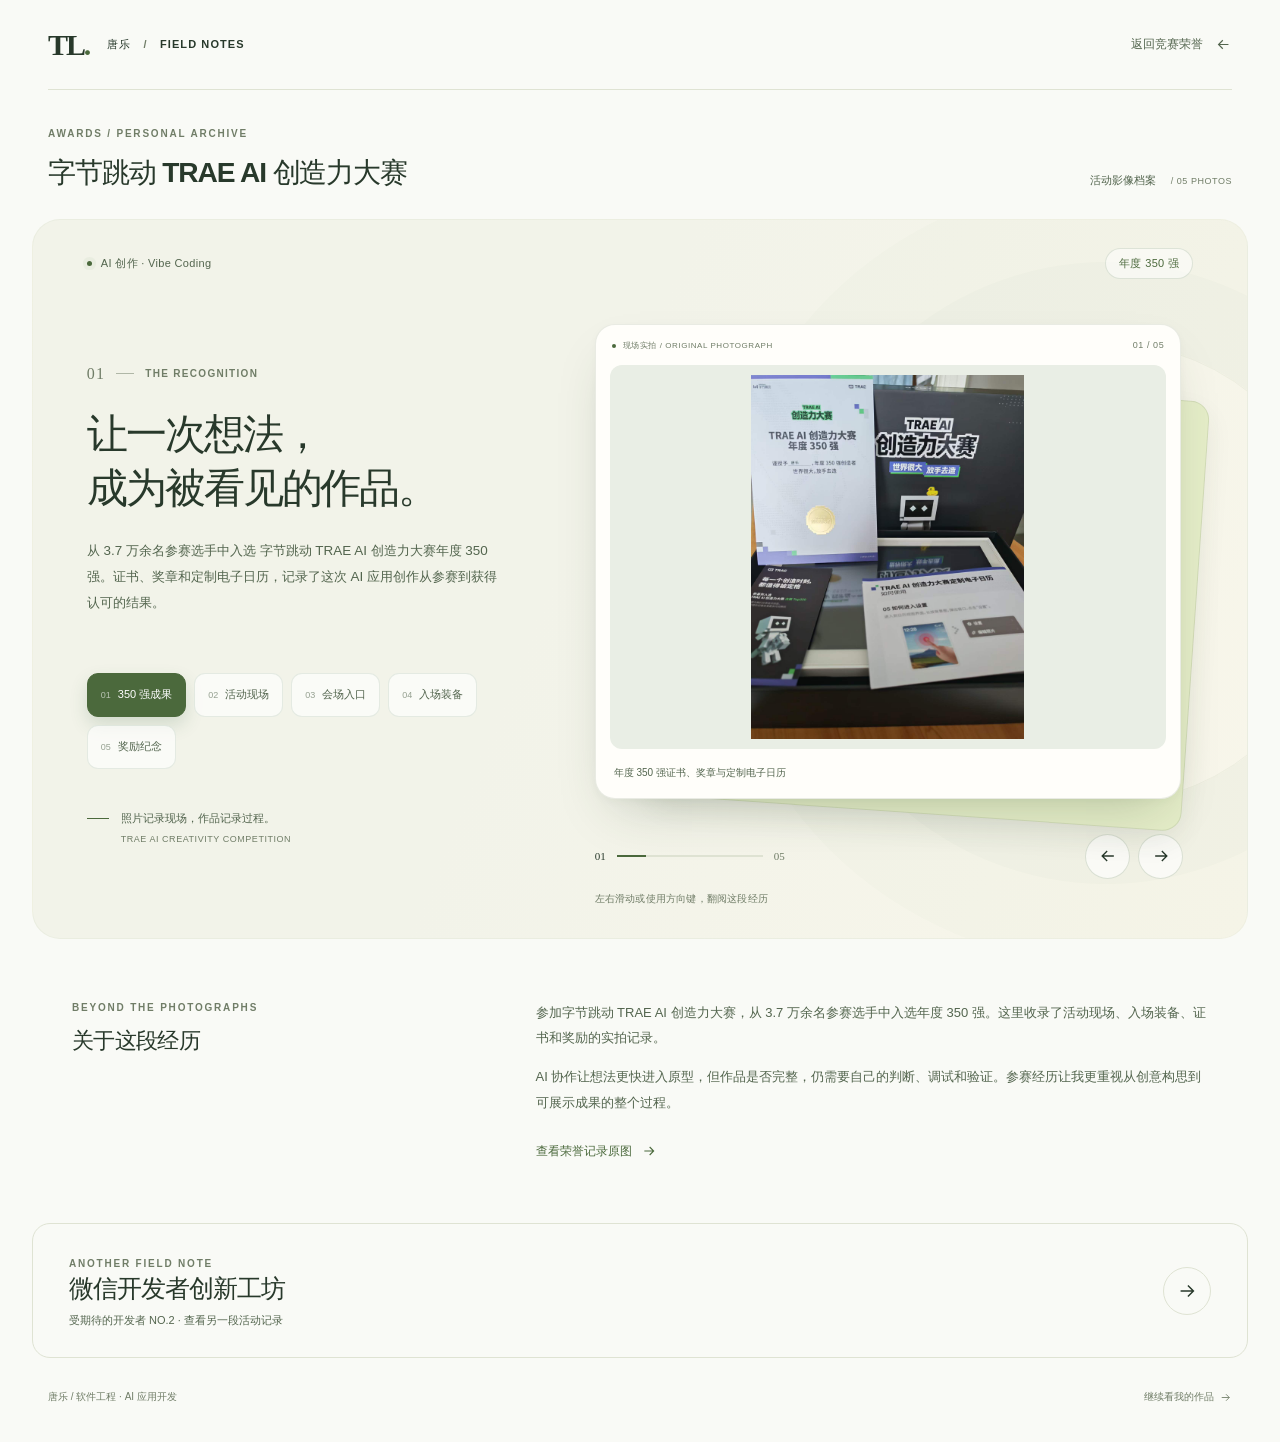
<file: award-trae.html>
<!DOCTYPE html>
<html lang="zh-CN">
<head>
  <meta charset="UTF-8">
  <meta name="viewport" content="width=device-width, initial-scale=1.0">
  <meta name="description" content="参加字节跳动 TRAE AI 创造力大赛，从 3.7 万余名参赛选手中入选年度 350 强。这里收录了活动现场、入场装备、证书和奖励的实拍记录。">
  <meta name="theme-color" content="#f1f1e8">
  <title>字节跳动 TRAE AI 创造力大赛 · 活动记录 | 唐乐</title>
  <link rel="stylesheet" href="assets/award-story.css?v=20261008">
  <script defer src="assets/award-story.js?v=20261008"></script>
</head>
<body class="theme-trae">
  <a class="skip-link" href="#story">跳转到活动相册</a>
  <header class="site-bar">
    <a class="identity" href="index.html" aria-label="返回唐乐个人网站"><span class="identity-mark">TL<span>.</span></span><span class="identity-label">唐乐 <span>/</span> FIELD NOTES</span></a>
    <a class="back-link" href="index.html#awards"><span>返回竞赛荣誉</span><svg viewBox="0 0 24 24" fill="none" stroke="currentColor" stroke-width="1.6" aria-hidden="true"><path d="M5 12h14M13 6l6 6-6 6"/></svg></a>
  </header>
  <main>
    <div class="page-heading"><div><p class="eyebrow">AWARDS / PERSONAL ARCHIVE</p><h1>字节跳动 TRAE AI 创造力大赛</h1></div><span class="archive-label">活动影像档案 <span>/ 05 PHOTOS</span></span></div>
    <section class="story-shell" id="story" aria-label="字节跳动 TRAE AI 创造力大赛图文相册" aria-roledescription="轮播图">
      <div class="story-meta"><span class="meta-origin"><span class="status-dot"></span>AI 创作 · Vibe Coding</span><span class="award-badge">年度 350 强</span></div>
      <div class="story-grid">
        <div class="story-column">
          <div class="story-panel" id="story-panel" role="tabpanel" aria-labelledby="moment-tab-0">
            <p class="moment-eyebrow"><span id="moment-number">01</span><span class="eyebrow-divider"></span><span id="moment-kicker">THE RECOGNITION</span></p>
            <h2 id="moment-title"><span>让一次想法，</span><span>成为被看见的作品。</span></h2>
            <p class="moment-description" id="moment-description">从 3.7 万余名参赛选手中入选 字节跳动 TRAE AI 创造力大赛年度 350 强。证书、奖章和定制电子日历，记录了这次 AI 应用创作从参赛到获得认可的结果。</p>
          </div>
          <div class="moment-tabs" role="tablist" aria-label="选择活动照片">
              <button role="tab" type="button" id="moment-tab-0" aria-selected="true" aria-controls="story-panel" tabindex="0" data-index="0"><span>01</span>350 强成果</button>
              <button role="tab" type="button" id="moment-tab-1" aria-selected="false" aria-controls="story-panel" tabindex="-1" data-index="1"><span>02</span>活动现场</button>
              <button role="tab" type="button" id="moment-tab-2" aria-selected="false" aria-controls="story-panel" tabindex="-1" data-index="2"><span>03</span>会场入口</button>
              <button role="tab" type="button" id="moment-tab-3" aria-selected="false" aria-controls="story-panel" tabindex="-1" data-index="3"><span>04</span>入场装备</button>
              <button role="tab" type="button" id="moment-tab-4" aria-selected="false" aria-controls="story-panel" tabindex="-1" data-index="4"><span>05</span>奖励纪念</button>
          </div>
          <div class="story-footnote"><span class="footnote-line"></span><p>照片记录现场，作品记录过程。<br><span>TRAE AI CREATIVITY COMPETITION</span></p></div>
        </div>
        <div class="visual-column">
          <div class="photo-stack">
            <div class="frame-backdrop" aria-hidden="true"><span>MAKE<br>IT REAL</span><b>350</b></div>
            <figure class="photo-frame">
              <div class="frame-topline"><span class="frame-dot"></span><span>现场实拍 / ORIGINAL PHOTOGRAPH</span><span id="frame-index">01 / 05</span></div>
              <button class="photo-open" id="photo-open" type="button" aria-label="查看当前照片大图">
                <img class="gallery-image" id="gallery-image" src="assets/portfolio/trae/ed55efec58fcd23c39292bdecec6799a.jpg" alt="唐乐的 字节跳动 TRAE AI 创造力大赛年度 350 强证书、金色奖章及定制电子日历" width="1440" height="1920" fetchpriority="high" draggable="false">
                <span class="zoom-label"><svg viewBox="0 0 24 24" fill="none" stroke="currentColor" stroke-width="1.6" aria-hidden="true"><path d="M8 3H3v5M16 3h5v5M21 16v5h-5M8 21H3v-5"/></svg><span>查看大图</span></span>
              </button>
              <figcaption id="photo-caption">年度 350 强证书、奖章与定制电子日历</figcaption>
            </figure>
          </div>
          <div class="gallery-controls">
            <div class="gallery-position"><span id="current-position">01</span><span class="position-track"><span id="position-fill"></span></span><span>05</span></div>
            <div class="arrow-controls"><button class="arrow-button previous" id="gallery-prev" type="button" aria-label="上一张照片"><svg viewBox="0 0 24 24" fill="none" stroke="currentColor" stroke-width="1.6" aria-hidden="true"><path d="M5 12h14M13 6l6 6-6 6"/></svg></button><button class="arrow-button" id="gallery-next" type="button" aria-label="下一张照片"><svg viewBox="0 0 24 24" fill="none" stroke="currentColor" stroke-width="1.6" aria-hidden="true"><path d="M5 12h14M13 6l6 6-6 6"/></svg></button></div>
          </div>
          <p class="gesture-hint">左右滑动或使用方向键，翻阅这段经历</p>
        </div>
      </div>
      <p class="sr-only" id="gallery-status" role="status" aria-live="polite" aria-atomic="true"></p>
    </section>
    <section class="context-section" aria-labelledby="context-title"><div><p class="eyebrow">BEYOND THE PHOTOGRAPHS</p><h2 id="context-title">关于这段经历</h2></div><div class="context-copy"><p>参加字节跳动 TRAE AI 创造力大赛，从 3.7 万余名参赛选手中入选年度 350 强。这里收录了活动现场、入场装备、证书和奖励的实拍记录。</p><p>AI 协作让想法更快进入原型，但作品是否完整，仍需要自己的判断、调试和验证。参赛经历让我更重视从创意构思到可展示成果的整个过程。</p><a class="text-link" href="assets/portfolio/awards/trae-350.jpg" target="_blank" rel="noopener">查看荣誉记录原图 <svg viewBox="0 0 24 24" fill="none" stroke="currentColor" stroke-width="1.6" aria-hidden="true"><path d="M5 12h14M13 6l6 6-6 6"/></svg></a></div></section>
    <a class="next-story" href="award-wechat.html"><div><span class="eyebrow">ANOTHER FIELD NOTE</span><h2>微信开发者创新工坊</h2><p>受期待的开发者 NO.2 · 查看另一段活动记录</p></div><span class="next-story-arrow"><svg viewBox="0 0 24 24" fill="none" stroke="currentColor" stroke-width="1.6" aria-hidden="true"><path d="M5 12h14M13 6l6 6-6 6"/></svg></span></a>
    <noscript><section class="fallback-gallery" aria-label="全部活动照片"><h2>全部现场照片</h2>
        <figure><img src="assets/portfolio/trae/ed55efec58fcd23c39292bdecec6799a.jpg" alt="唐乐的 字节跳动 TRAE AI 创造力大赛年度 350 强证书、金色奖章及定制电子日历" loading="lazy"><figcaption>年度 350 强证书、奖章与定制电子日历</figcaption></figure>
        <figure><img src="assets/portfolio/trae/cdd8e2b9ba48be49f71130fea69e6af4.jpg" alt="字节跳动 TRAE AI 创造力大赛舞台上的主持人与展示观众席的现场大屏" loading="lazy"><figcaption>字节跳动 TRAE AI 创造力大赛 · 舞台与观众席</figcaption></figure>
        <figure><img src="assets/portfolio/trae/d520261552030a4a5d0877651c173eeb.jpg" alt="带有 字节跳动 TRAE AI 创造力大赛立体字和世界很大放手去造标语的会场入口" loading="lazy"><figcaption>会场入口 · “世界很大，放手去造”</figcaption></figure>
        <figure><img src="assets/portfolio/trae/e643f070b5d12867e7bdc2a93afa54f1.jpg" alt="显示唐乐名字的 TRAE 电子设备和写着 Vibe Coding 的活动指南" loading="lazy"><figcaption>个人电子设备与 Vibe Coding 活动指南</figcaption></figure>
        <figure><img src="assets/portfolio/trae/d1923b4e03f487bf22106be5826fcd7b.jpg" alt="桌面上的 字节跳动 TRAE AI 创造力大赛礼盒、Insta360 Mic Air 包装和入选纪念卡" loading="lazy"><figcaption>TRAE 大赛礼盒 · Insta360 Mic Air 与纪念卡</figcaption></figure>
    </section></noscript>
  </main>
  <footer class="site-footer"><span>唐乐 / 软件工程 · AI 应用开发</span><a href="index.html#projects">继续看我的作品 <svg viewBox="0 0 24 24" fill="none" stroke="currentColor" stroke-width="1.6" aria-hidden="true"><path d="M5 12h14M13 6l6 6-6 6"/></svg></a></footer>
  <dialog class="image-viewer" id="image-viewer" aria-labelledby="viewer-caption">
    <div class="viewer-toolbar"><span>ORIGINAL / 完整影像</span><button id="viewer-close" type="button" aria-label="关闭大图"><svg viewBox="0 0 24 24" fill="none" stroke="currentColor" stroke-width="1.6" aria-hidden="true"><path d="m6 6 12 12M18 6 6 18"/></svg></button></div>
    <div class="viewer-stage"><button class="viewer-arrow previous" id="viewer-prev" type="button" aria-label="大图上一张"><svg viewBox="0 0 24 24" fill="none" stroke="currentColor" stroke-width="1.6" aria-hidden="true"><path d="M5 12h14M13 6l6 6-6 6"/></svg></button><img id="viewer-image" alt=""><button class="viewer-arrow" id="viewer-next" type="button" aria-label="大图下一张"><svg viewBox="0 0 24 24" fill="none" stroke="currentColor" stroke-width="1.6" aria-hidden="true"><path d="M5 12h14M13 6l6 6-6 6"/></svg></button></div>
    <div class="viewer-bottom"><p id="viewer-caption" aria-live="polite"></p><a id="viewer-original" href="assets/portfolio/trae/ed55efec58fcd23c39292bdecec6799a.jpg" target="_blank" rel="noopener">打开原图 <svg viewBox="0 0 24 24" fill="none" stroke="currentColor" stroke-width="1.6" aria-hidden="true"><path d="M5 12h14M13 6l6 6-6 6"/></svg></a></div>
  </dialog>
  <script id="gallery-data" type="application/json">
{
  "name": "字节跳动 TRAE AI 创造力大赛",
  "en": "TRAE AI CREATIVITY COMPETITION",
  "badge": "年度 350 强",
  "location": "AI 创作 · Vibe Coding",
  "date": "赛事与现场记录",
  "mark": "350",
  "backdrop": "MAKE\nIT REAL",
  "other": "wechat",
  "about": "参加字节跳动 TRAE AI 创造力大赛，从 3.7 万余名参赛选手中入选年度 350 强。这里收录了活动现场、入场装备、证书和奖励的实拍记录。",
  "reflection": "AI 协作让想法更快进入原型，但作品是否完整，仍需要自己的判断、调试和验证。参赛经历让我更重视从创意构思到可展示成果的整个过程。",
  "certificate": "assets/portfolio/awards/trae-350.jpg",
  "slides": [
    {
      "src": "assets/portfolio/trae/ed55efec58fcd23c39292bdecec6799a.jpg",
      "label": "350 强成果",
      "kicker": "THE RECOGNITION",
      "title": [
        "让一次想法，",
        "成为被看见的作品。"
      ],
      "description": "从 3.7 万余名参赛选手中入选 字节跳动 TRAE AI 创造力大赛年度 350 强。证书、奖章和定制电子日历，记录了这次 AI 应用创作从参赛到获得认可的结果。",
      "caption": "年度 350 强证书、奖章与定制电子日历",
      "alt": "唐乐的 字节跳动 TRAE AI 创造力大赛年度 350 强证书、金色奖章及定制电子日历"
    },
    {
      "src": "assets/portfolio/trae/cdd8e2b9ba48be49f71130fea69e6af4.jpg",
      "label": "活动现场",
      "kicker": "IN THE ROOM",
      "title": [
        "从自己的屏幕，",
        "走进创作者现场。"
      ],
      "description": "舞台、现场大屏与台下的参与者，构成了这次活动的另一面。除了完成自己的作品，也走进 AI 创作者聚集的现场，感受围绕工具和创作展开的交流氛围。",
      "caption": "字节跳动 TRAE AI 创造力大赛 · 舞台与观众席",
      "alt": "字节跳动 TRAE AI 创造力大赛舞台上的主持人与展示观众席的现场大屏"
    },
    {
      "src": "assets/portfolio/trae/d520261552030a4a5d0877651c173eeb.jpg",
      "label": "会场入口",
      "kicker": "A PLACE TO CREATE",
      "title": [
        "世界很大，",
        "放手去造。"
      ],
      "description": "这句主题标语出现在 字节跳动 TRAE AI 创造力大赛会场的入口。对我来说，它也对应一种开发方式：先把想法拆小，做出能运行的版本，再用反馈继续打磨。",
      "caption": "会场入口 · “世界很大，放手去造”",
      "alt": "带有 字节跳动 TRAE AI 创造力大赛立体字和世界很大放手去造标语的会场入口"
    },
    {
      "src": "assets/portfolio/trae/e643f070b5d12867e7bdc2a93afa54f1.jpg",
      "label": "入场装备",
      "kicker": "VIBE & CODING",
      "title": [
        "从一张通行证，",
        "进入创作的语境。"
      ],
      "description": "带有名字的电子设备、Vibe Coding 活动指南与会场地图，记录了参与活动的具体细节。它们也是这段经历里，代码和产品截图之外的另一种注脚。",
      "caption": "个人电子设备与 Vibe Coding 活动指南",
      "alt": "显示唐乐名字的 TRAE 电子设备和写着 Vibe Coding 的活动指南"
    },
    {
      "src": "assets/portfolio/trae/d1923b4e03f487bf22106be5826fcd7b.jpg",
      "label": "奖励纪念",
      "kicker": "AFTER THE COMPETITION",
      "title": [
        "创作的回响，",
        "留在日常里。"
      ],
      "description": "TRAE 大赛礼盒、Insta360 Mic Air 与纪念卡，留下了赛事结束后的实物记录。“你的创造，值得被看见”，既是卡片上的一句话，也提醒我继续把想法做成作品。",
      "caption": "TRAE 大赛礼盒 · Insta360 Mic Air 与纪念卡",
      "alt": "桌面上的 字节跳动 TRAE AI 创造力大赛礼盒、Insta360 Mic Air 包装和入选纪念卡"
    }
  ]
}
  </script>
</body>
</html>
</file>
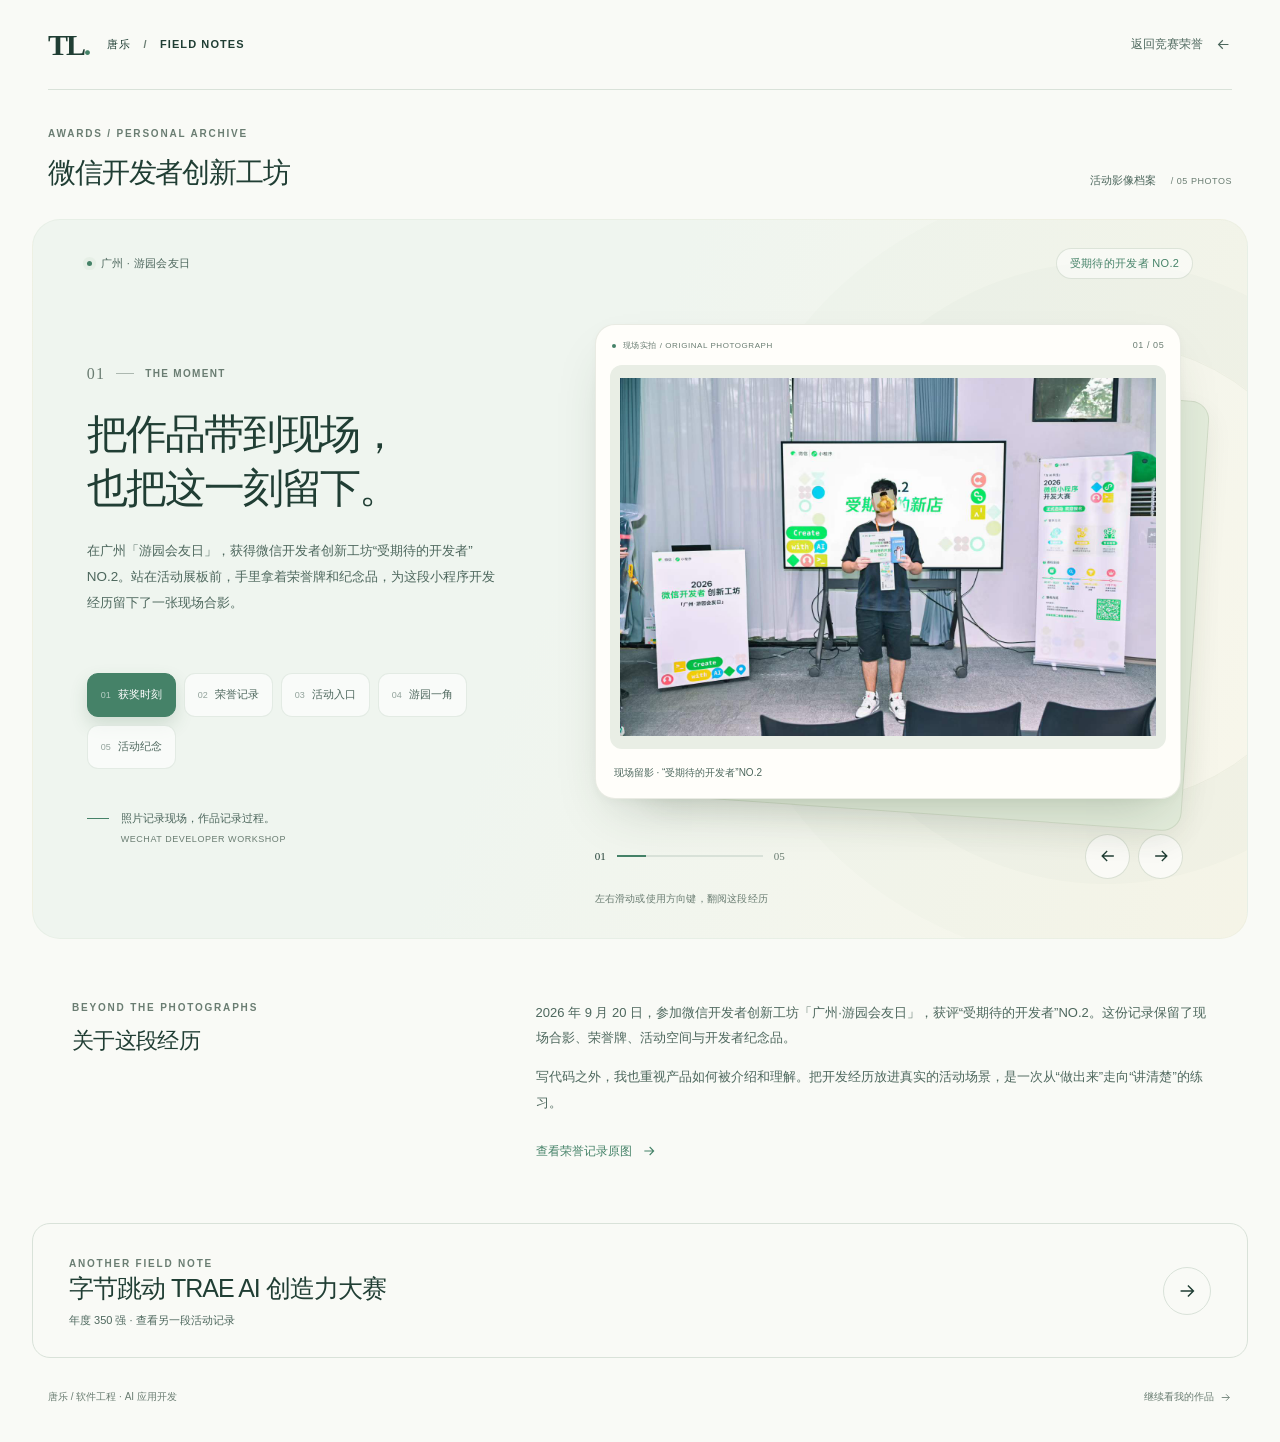
<file: award-wechat.html>
<!DOCTYPE html>
<html lang="zh-CN">
<head>
  <meta charset="UTF-8">
  <meta name="viewport" content="width=device-width, initial-scale=1.0">
  <meta name="description" content="2026 年 9 月 20 日，参加微信开发者创新工坊「广州·游园会友日」，获评“受期待的开发者”NO.2。这份记录保留了现场合影、荣誉牌、活动空间与开发者纪念品。">
  <meta name="theme-color" content="#eef4ee">
  <title>微信开发者创新工坊 · 活动记录 | 唐乐</title>
  <link rel="stylesheet" href="assets/award-story.css?v=20261008">
  <script defer src="assets/award-story.js?v=20261008"></script>
</head>
<body class="theme-wechat">
  <a class="skip-link" href="#story">跳转到活动相册</a>
  <header class="site-bar">
    <a class="identity" href="index.html" aria-label="返回唐乐个人网站"><span class="identity-mark">TL<span>.</span></span><span class="identity-label">唐乐 <span>/</span> FIELD NOTES</span></a>
    <a class="back-link" href="index.html#awards"><span>返回竞赛荣誉</span><svg viewBox="0 0 24 24" fill="none" stroke="currentColor" stroke-width="1.6" aria-hidden="true"><path d="M5 12h14M13 6l6 6-6 6"/></svg></a>
  </header>
  <main>
    <div class="page-heading"><div><p class="eyebrow">AWARDS / PERSONAL ARCHIVE</p><h1>微信开发者创新工坊</h1></div><span class="archive-label">活动影像档案 <span>/ 05 PHOTOS</span></span></div>
    <section class="story-shell" id="story" aria-label="微信开发者创新工坊图文相册" aria-roledescription="轮播图">
      <div class="story-meta"><span class="meta-origin"><span class="status-dot"></span>广州 · 游园会友日</span><span class="award-badge">受期待的开发者 NO.2</span></div>
      <div class="story-grid">
        <div class="story-column">
          <div class="story-panel" id="story-panel" role="tabpanel" aria-labelledby="moment-tab-0">
            <p class="moment-eyebrow"><span id="moment-number">01</span><span class="eyebrow-divider"></span><span id="moment-kicker">THE MOMENT</span></p>
            <h2 id="moment-title"><span>把作品带到现场，</span><span>也把这一刻留下。</span></h2>
            <p class="moment-description" id="moment-description">在广州「游园会友日」，获得微信开发者创新工坊“受期待的开发者”NO.2。站在活动展板前，手里拿着荣誉牌和纪念品，为这段小程序开发经历留下了一张现场合影。</p>
          </div>
          <div class="moment-tabs" role="tablist" aria-label="选择活动照片">
              <button role="tab" type="button" id="moment-tab-0" aria-selected="true" aria-controls="story-panel" tabindex="0" data-index="0"><span>01</span>获奖时刻</button>
              <button role="tab" type="button" id="moment-tab-1" aria-selected="false" aria-controls="story-panel" tabindex="-1" data-index="1"><span>02</span>荣誉记录</button>
              <button role="tab" type="button" id="moment-tab-2" aria-selected="false" aria-controls="story-panel" tabindex="-1" data-index="2"><span>03</span>活动入口</button>
              <button role="tab" type="button" id="moment-tab-3" aria-selected="false" aria-controls="story-panel" tabindex="-1" data-index="3"><span>04</span>游园一角</button>
              <button role="tab" type="button" id="moment-tab-4" aria-selected="false" aria-controls="story-panel" tabindex="-1" data-index="4"><span>05</span>活动纪念</button>
          </div>
          <div class="story-footnote"><span class="footnote-line"></span><p>照片记录现场，作品记录过程。<br><span>WECHAT DEVELOPER WORKSHOP</span></p></div>
        </div>
        <div class="visual-column">
          <div class="photo-stack">
            <div class="frame-backdrop" aria-hidden="true"><span>CREATE<br>WITH AI</span><b>NO.2</b></div>
            <figure class="photo-frame">
              <div class="frame-topline"><span class="frame-dot"></span><span>现场实拍 / ORIGINAL PHOTOGRAPH</span><span id="frame-index">01 / 05</span></div>
              <button class="photo-open" id="photo-open" type="button" aria-label="查看当前照片大图">
                <img class="gallery-image" id="gallery-image" src="assets/portfolio/wechat/ee8efdefda65be9feeababfd78ef4d54.jpg" alt="微信开发者创新工坊现场，手持 NO.2 荣誉牌与纪念品的合影" width="1440" height="960" fetchpriority="high" draggable="false">
                <span class="zoom-label"><svg viewBox="0 0 24 24" fill="none" stroke="currentColor" stroke-width="1.6" aria-hidden="true"><path d="M8 3H3v5M16 3h5v5M21 16v5h-5M8 21H3v-5"/></svg><span>查看大图</span></span>
              </button>
              <figcaption id="photo-caption">现场留影 · “受期待的开发者”NO.2</figcaption>
            </figure>
          </div>
          <div class="gallery-controls">
            <div class="gallery-position"><span id="current-position">01</span><span class="position-track"><span id="position-fill"></span></span><span>05</span></div>
            <div class="arrow-controls"><button class="arrow-button previous" id="gallery-prev" type="button" aria-label="上一张照片"><svg viewBox="0 0 24 24" fill="none" stroke="currentColor" stroke-width="1.6" aria-hidden="true"><path d="M5 12h14M13 6l6 6-6 6"/></svg></button><button class="arrow-button" id="gallery-next" type="button" aria-label="下一张照片"><svg viewBox="0 0 24 24" fill="none" stroke="currentColor" stroke-width="1.6" aria-hidden="true"><path d="M5 12h14M13 6l6 6-6 6"/></svg></button></div>
          </div>
          <p class="gesture-hint">左右滑动或使用方向键，翻阅这段经历</p>
        </div>
      </div>
      <p class="sr-only" id="gallery-status" role="status" aria-live="polite" aria-atomic="true"></p>
    </section>
    <section class="context-section" aria-labelledby="context-title"><div><p class="eyebrow">BEYOND THE PHOTOGRAPHS</p><h2 id="context-title">关于这段经历</h2></div><div class="context-copy"><p>2026 年 9 月 20 日，参加微信开发者创新工坊「广州·游园会友日」，获评“受期待的开发者”NO.2。这份记录保留了现场合影、荣誉牌、活动空间与开发者纪念品。</p><p>写代码之外，我也重视产品如何被介绍和理解。把开发经历放进真实的活动场景，是一次从“做出来”走向“讲清楚”的练习。</p><a class="text-link" href="assets/portfolio/awards/wechat-dev-workshop-no2.jpg" target="_blank" rel="noopener">查看荣誉记录原图 <svg viewBox="0 0 24 24" fill="none" stroke="currentColor" stroke-width="1.6" aria-hidden="true"><path d="M5 12h14M13 6l6 6-6 6"/></svg></a></div></section>
    <a class="next-story" href="award-trae.html"><div><span class="eyebrow">ANOTHER FIELD NOTE</span><h2>字节跳动 TRAE AI 创造力大赛</h2><p>年度 350 强 · 查看另一段活动记录</p></div><span class="next-story-arrow"><svg viewBox="0 0 24 24" fill="none" stroke="currentColor" stroke-width="1.6" aria-hidden="true"><path d="M5 12h14M13 6l6 6-6 6"/></svg></span></a>
    <noscript><section class="fallback-gallery" aria-label="全部活动照片"><h2>全部现场照片</h2>
        <figure><img src="assets/portfolio/wechat/ee8efdefda65be9feeababfd78ef4d54.jpg" alt="微信开发者创新工坊现场，手持 NO.2 荣誉牌与纪念品的合影" loading="lazy"><figcaption>现场留影 · “受期待的开发者”NO.2</figcaption></figure>
        <figure><img src="assets/portfolio/wechat/04e0acfc024399a3148e37afc68a2549.jpg" alt="写有 2026 微信开发者创新工坊受期待的开发者 NO.2 的荣誉牌和企鹅纪念品" loading="lazy"><figcaption>荣誉牌与腾讯企鹅纪念品 · 2026.09.20</figcaption></figure>
        <figure><img src="assets/portfolio/wechat/4d0fae5f97edf29e91736c8e2207b1a8.jpg" alt="绿树环绕的园区里摆放着微信开发者创新工坊广州游园会友日展板" loading="lazy"><figcaption>广州·游园会友日 · 活动入口</figcaption></figure>
        <figure><img src="assets/portfolio/wechat/e935d6a0801f81e95059b9b86ad2d124.jpg" alt="园区步道与棕榈树之间的绿色和白色微信气泡装置" loading="lazy"><figcaption>园区街景 · 微信主题装置</figcaption></figure>
        <figure><img src="assets/portfolio/wechat/9b82315af4e4f3d497aaf5d1168817e9.jpg" alt="开发者伙伴证、游园指南与装在透明包装里的微信主题红色纪念包" loading="lazy"><figcaption>开发者伙伴证、游园指南与活动纪念品</figcaption></figure>
    </section></noscript>
  </main>
  <footer class="site-footer"><span>唐乐 / 软件工程 · AI 应用开发</span><a href="index.html#projects">继续看我的作品 <svg viewBox="0 0 24 24" fill="none" stroke="currentColor" stroke-width="1.6" aria-hidden="true"><path d="M5 12h14M13 6l6 6-6 6"/></svg></a></footer>
  <dialog class="image-viewer" id="image-viewer" aria-labelledby="viewer-caption">
    <div class="viewer-toolbar"><span>ORIGINAL / 完整影像</span><button id="viewer-close" type="button" aria-label="关闭大图"><svg viewBox="0 0 24 24" fill="none" stroke="currentColor" stroke-width="1.6" aria-hidden="true"><path d="m6 6 12 12M18 6 6 18"/></svg></button></div>
    <div class="viewer-stage"><button class="viewer-arrow previous" id="viewer-prev" type="button" aria-label="大图上一张"><svg viewBox="0 0 24 24" fill="none" stroke="currentColor" stroke-width="1.6" aria-hidden="true"><path d="M5 12h14M13 6l6 6-6 6"/></svg></button><img id="viewer-image" alt=""><button class="viewer-arrow" id="viewer-next" type="button" aria-label="大图下一张"><svg viewBox="0 0 24 24" fill="none" stroke="currentColor" stroke-width="1.6" aria-hidden="true"><path d="M5 12h14M13 6l6 6-6 6"/></svg></button></div>
    <div class="viewer-bottom"><p id="viewer-caption" aria-live="polite"></p><a id="viewer-original" href="assets/portfolio/wechat/ee8efdefda65be9feeababfd78ef4d54.jpg" target="_blank" rel="noopener">打开原图 <svg viewBox="0 0 24 24" fill="none" stroke="currentColor" stroke-width="1.6" aria-hidden="true"><path d="M5 12h14M13 6l6 6-6 6"/></svg></a></div>
  </dialog>
  <script id="gallery-data" type="application/json">
{
  "name": "微信开发者创新工坊",
  "en": "WECHAT DEVELOPER WORKSHOP",
  "badge": "受期待的开发者 NO.2",
  "location": "广州 · 游园会友日",
  "date": "2026.09.20",
  "mark": "NO.2",
  "backdrop": "CREATE\nWITH AI",
  "other": "trae",
  "about": "2026 年 9 月 20 日，参加微信开发者创新工坊「广州·游园会友日」，获评“受期待的开发者”NO.2。这份记录保留了现场合影、荣誉牌、活动空间与开发者纪念品。",
  "reflection": "写代码之外，我也重视产品如何被介绍和理解。把开发经历放进真实的活动场景，是一次从“做出来”走向“讲清楚”的练习。",
  "certificate": "assets/portfolio/awards/wechat-dev-workshop-no2.jpg",
  "slides": [
    {
      "src": "assets/portfolio/wechat/ee8efdefda65be9feeababfd78ef4d54.jpg",
      "label": "获奖时刻",
      "kicker": "THE MOMENT",
      "title": [
        "把作品带到现场，",
        "也把这一刻留下。"
      ],
      "description": "在广州「游园会友日」，获得微信开发者创新工坊“受期待的开发者”NO.2。站在活动展板前，手里拿着荣誉牌和纪念品，为这段小程序开发经历留下了一张现场合影。",
      "caption": "现场留影 · “受期待的开发者”NO.2",
      "alt": "微信开发者创新工坊现场，手持 NO.2 荣誉牌与纪念品的合影"
    },
    {
      "src": "assets/portfolio/wechat/04e0acfc024399a3148e37afc68a2549.jpg",
      "label": "荣誉记录",
      "kicker": "THE RECOGNITION",
      "title": [
        "一份认可，",
        "也是下一次的起点。"
      ],
      "description": "荣誉牌上写着活动名称、日期和“受期待的开发者 NO.2”。比一句抽象的获奖描述更具体，这张照片记录了 2026 年 9 月 20 日收到的认可。",
      "caption": "荣誉牌与腾讯企鹅纪念品 · 2026.09.20",
      "alt": "写有 2026 微信开发者创新工坊受期待的开发者 NO.2 的荣誉牌和企鹅纪念品"
    },
    {
      "src": "assets/portfolio/wechat/4d0fae5f97edf29e91736c8e2207b1a8.jpg",
      "label": "活动入口",
      "kicker": "ARRIVING HERE",
      "title": [
        "走进游园会，",
        "遇见屏幕之外。"
      ],
      "description": "“Create with AI”出现在活动入口的展板上。树荫、园区与微信小程序的标识，把线上开发的日常连接到一个真实可感的活动空间。",
      "caption": "广州·游园会友日 · 活动入口",
      "alt": "绿树环绕的园区里摆放着微信开发者创新工坊广州游园会友日展板"
    },
    {
      "src": "assets/portfolio/wechat/e935d6a0801f81e95059b9b86ad2d124.jpg",
      "label": "游园一角",
      "kicker": "AROUND THE VENUE",
      "title": [
        "换一个视角，",
        "看见开发的日常。"
      ],
      "description": "熟悉的微信标识被放进园区街景，成为游园途中一个很容易记住的画面。相较于正式的荣誉记录，这张照片留下的是参加活动时轻松而具体的现场感。",
      "caption": "园区街景 · 微信主题装置",
      "alt": "园区步道与棕榈树之间的绿色和白色微信气泡装置"
    },
    {
      "src": "assets/portfolio/wechat/9b82315af4e4f3d497aaf5d1168817e9.jpg",
      "label": "活动纪念",
      "kicker": "TAKE SOMETHING HOME",
      "title": [
        "带回一份纪念，",
        "继续下一次创作。"
      ],
      "description": "开发者伙伴证、游园指南和微信主题纪念品，是这次活动留下的小物件。它们不代表额外的奖项，却把一天的现场体验变成了可以回看的记忆。",
      "caption": "开发者伙伴证、游园指南与活动纪念品",
      "alt": "开发者伙伴证、游园指南与装在透明包装里的微信主题红色纪念包"
    }
  ]
}
  </script>
</body>
</html>
</file>
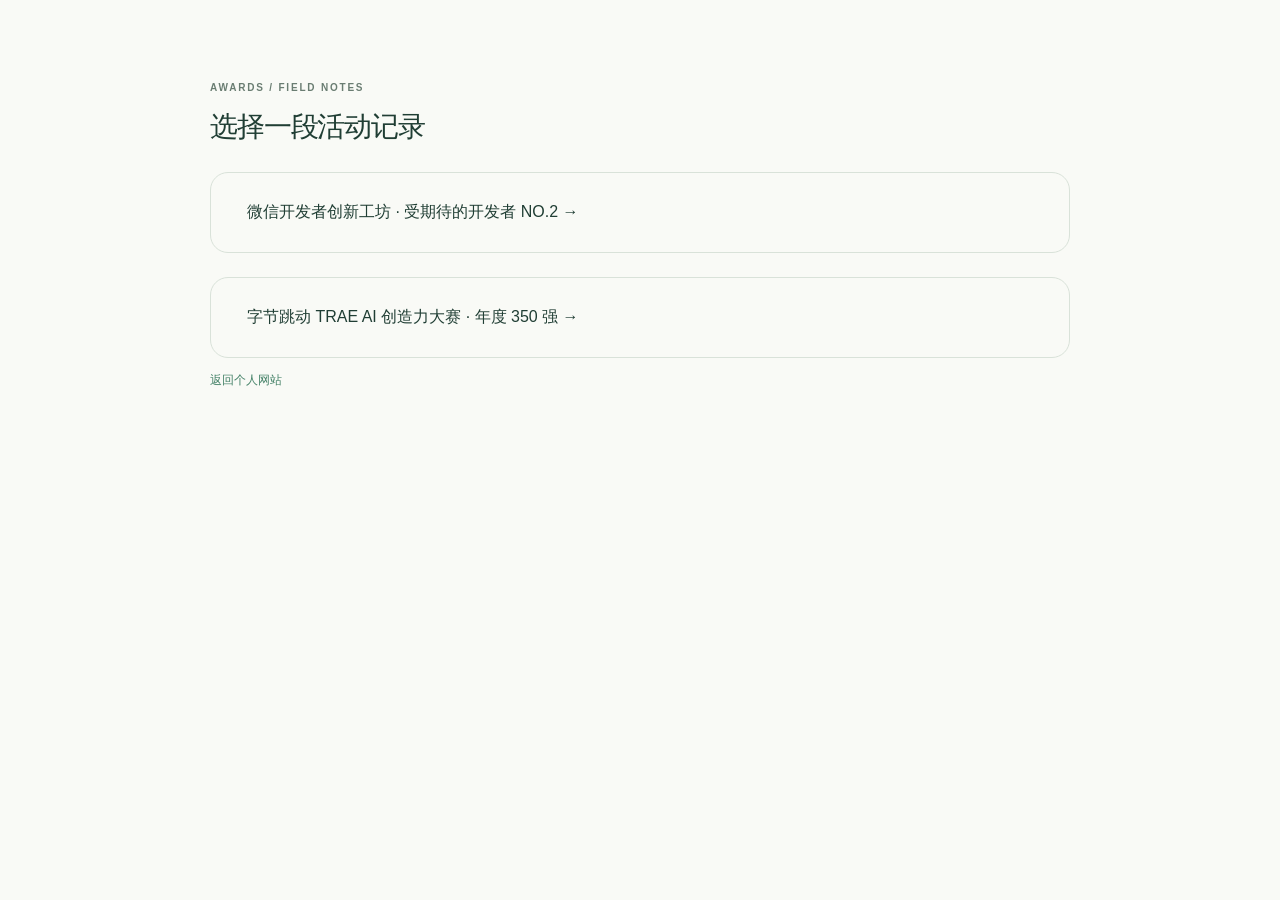
<file: awards.html>
<!DOCTYPE html>
<html lang="zh-CN">
<head><meta charset="UTF-8"><meta name="viewport" content="width=device-width, initial-scale=1.0"><title>选择活动记录 | 唐乐</title><link rel="stylesheet" href="assets/award-story.css?v=20261008"></head>
<body class="theme-wechat"><main class="legacy-menu"><p class="eyebrow">AWARDS / FIELD NOTES</p><h1>选择一段活动记录</h1><a class="next-story" href="award-wechat.html">微信开发者创新工坊 · 受期待的开发者 NO.2 →</a><a class="next-story" href="award-trae.html">字节跳动 TRAE AI 创造力大赛 · 年度 350 强 →</a><a class="text-link" href="index.html#awards">返回个人网站</a></main><script>var destination = { '#wechat': 'award-wechat.html', '#trae': 'award-trae.html' }[window.location.hash]; if (destination) window.location.replace(destination);</script></body>
</html>
</file>
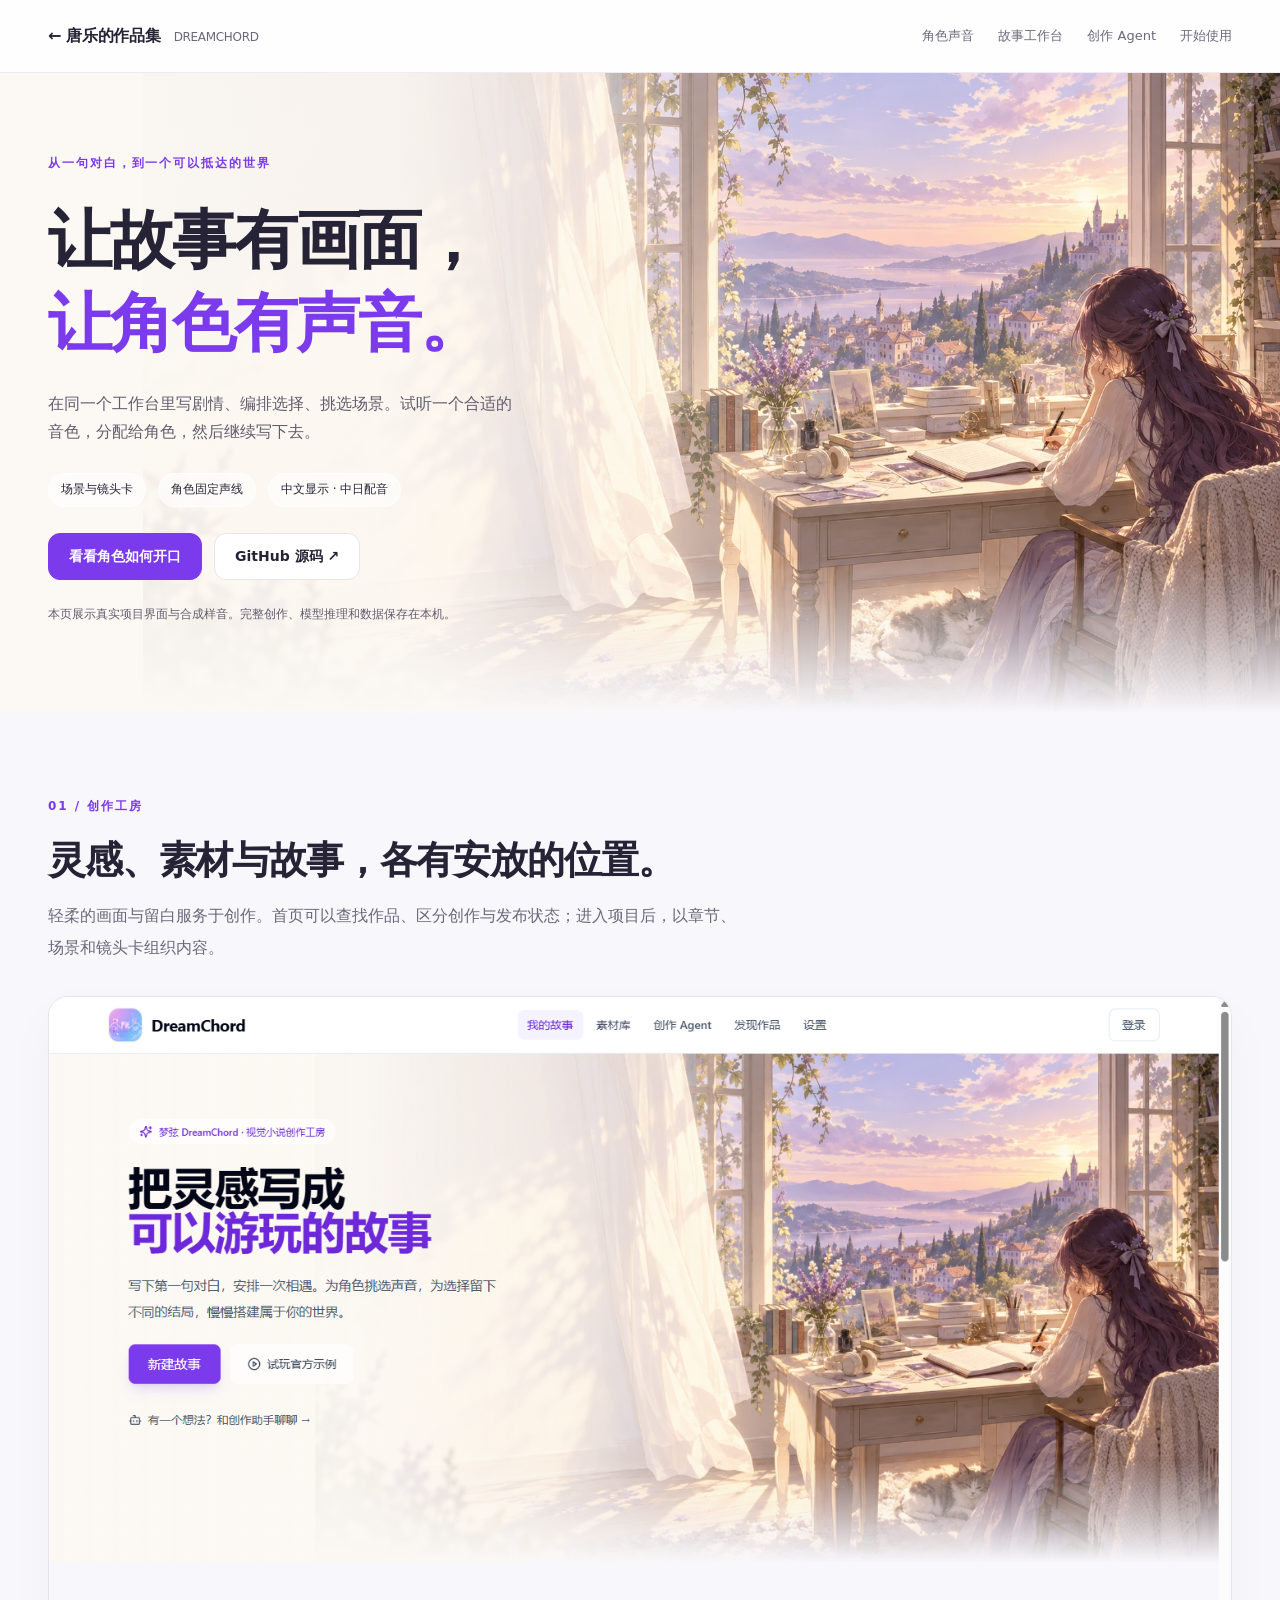
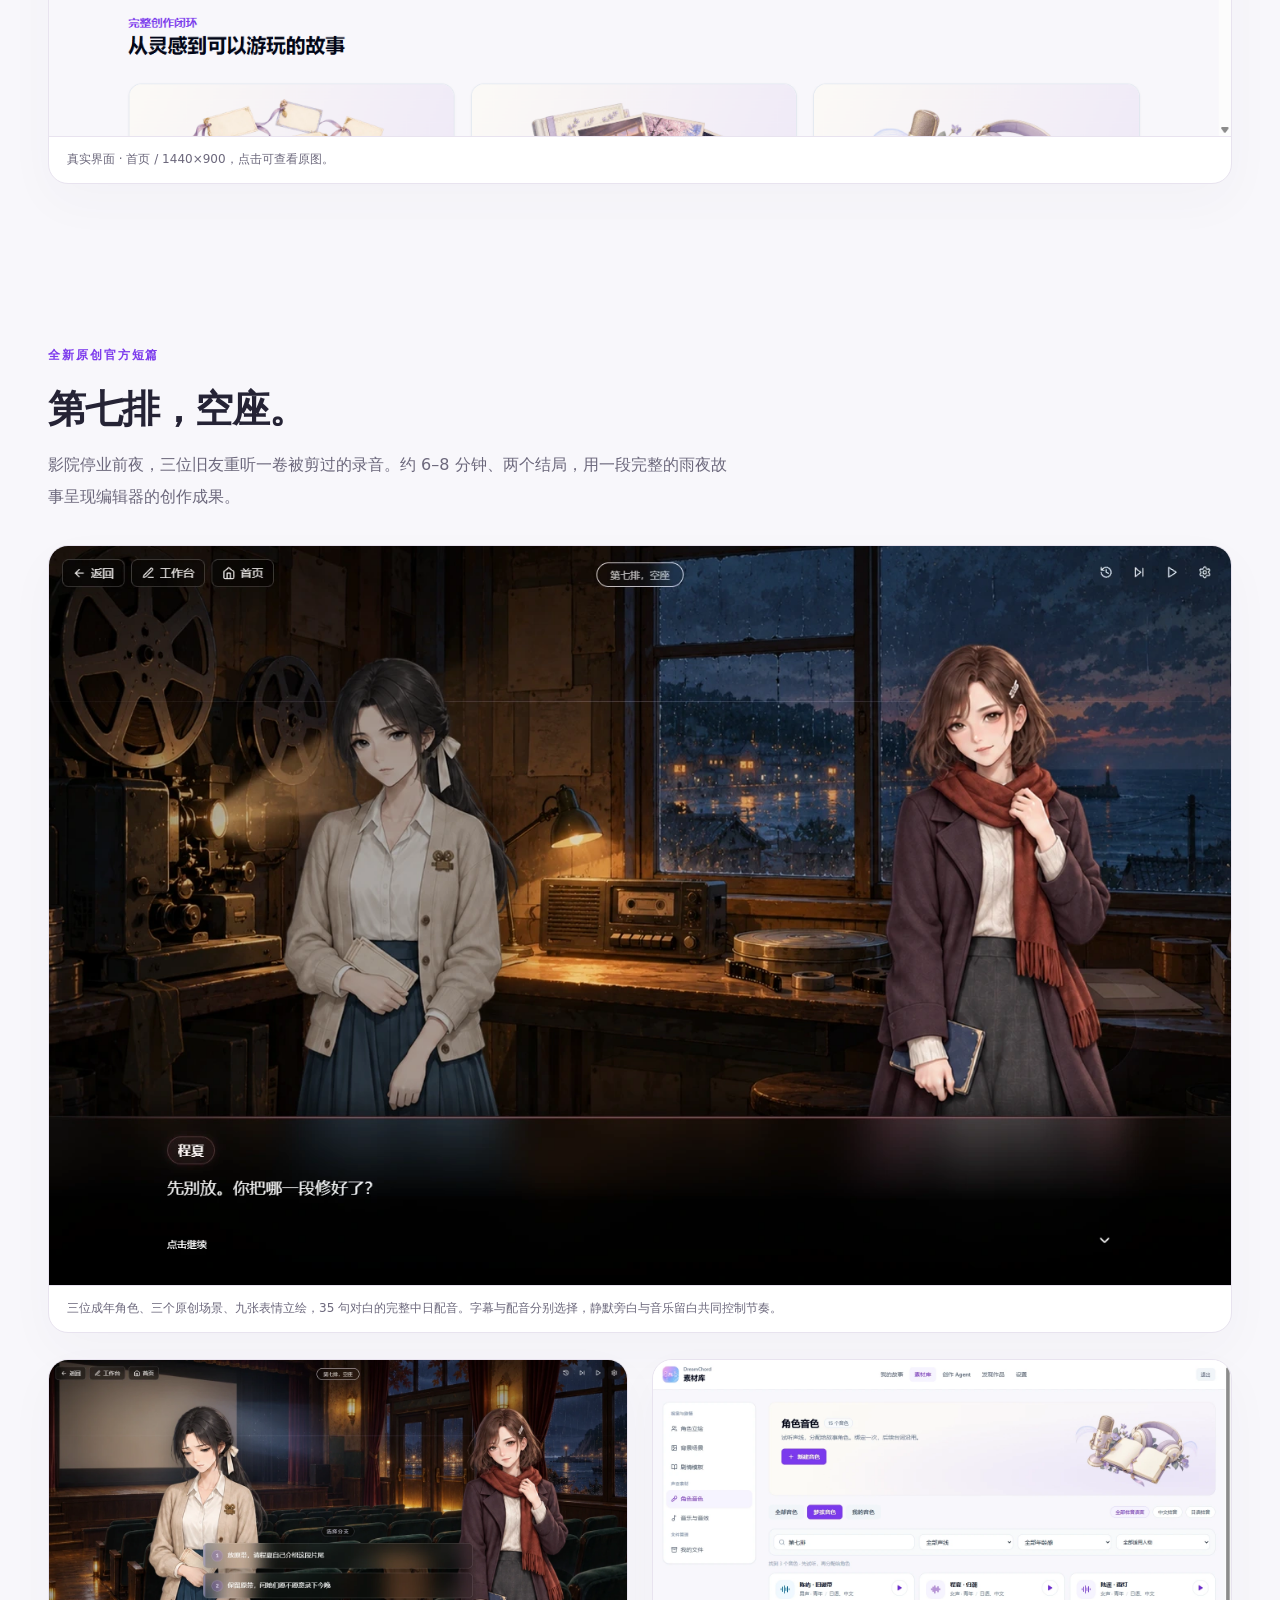
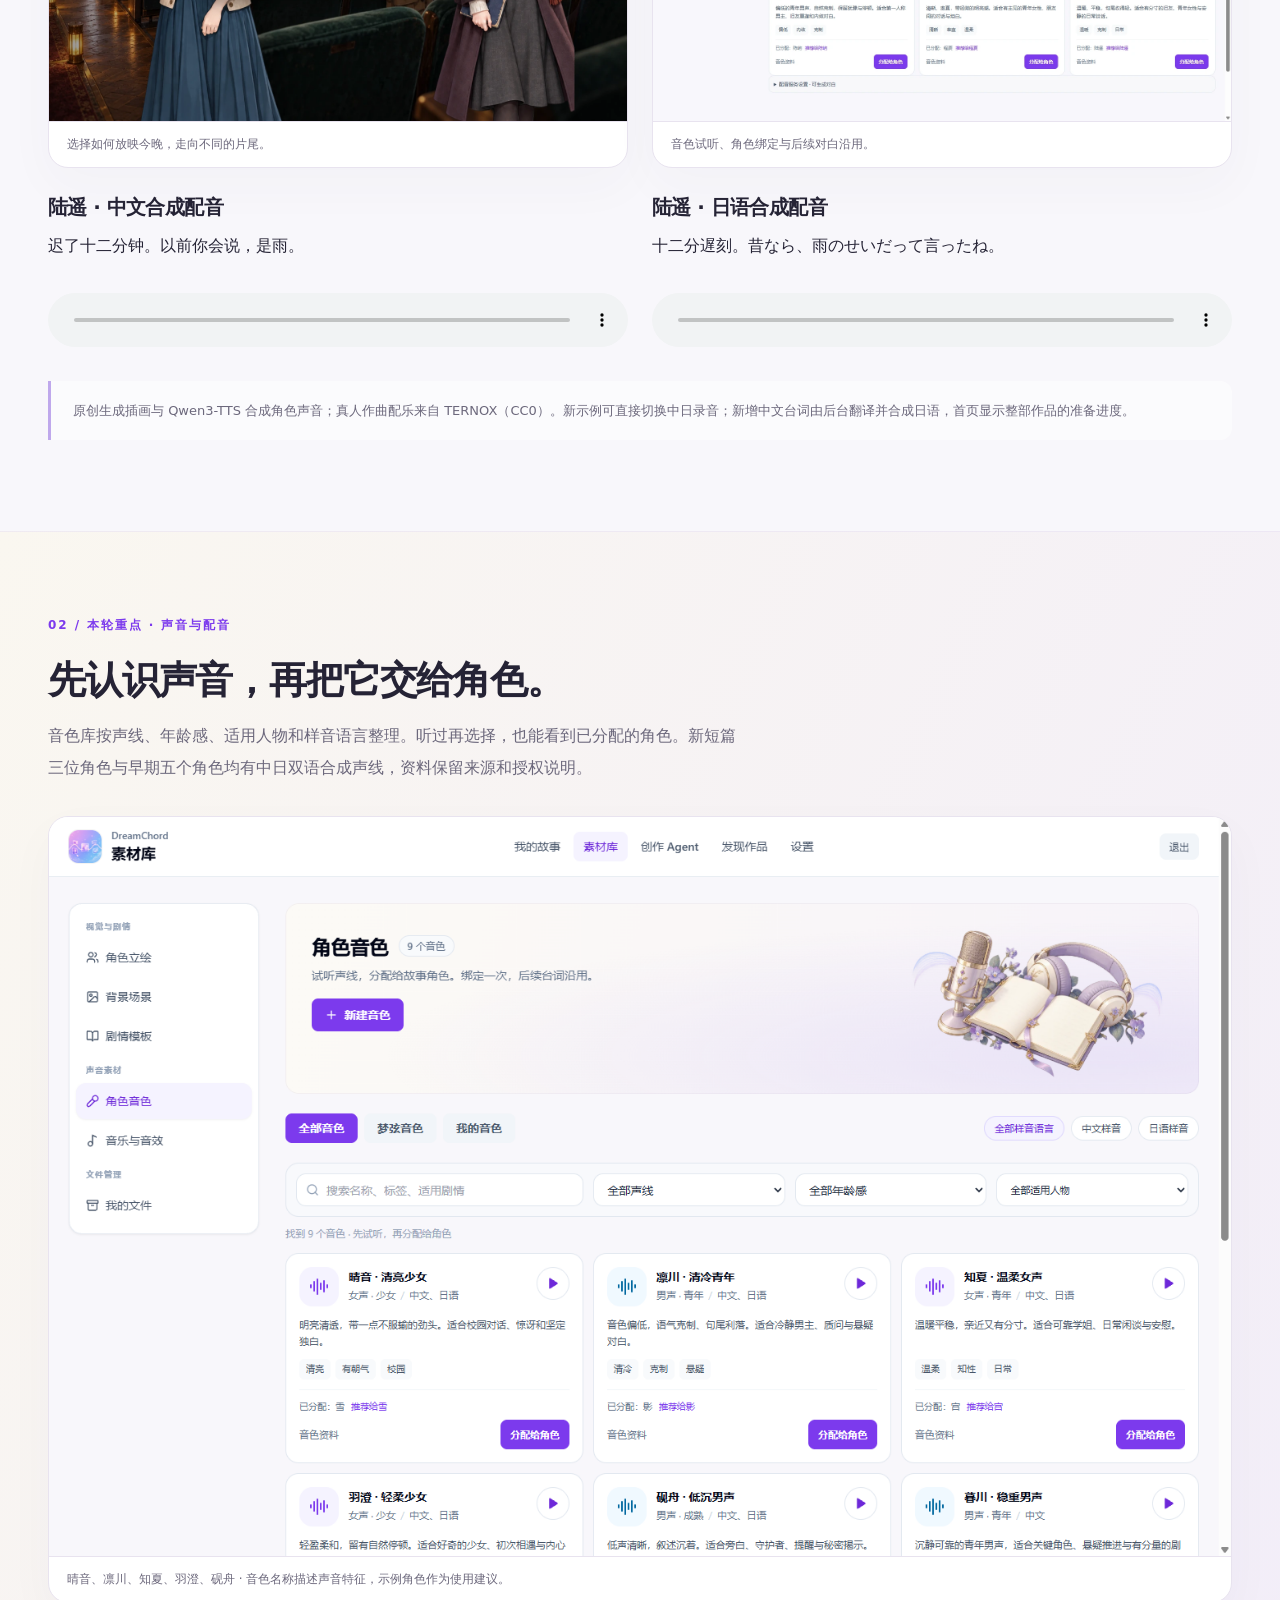
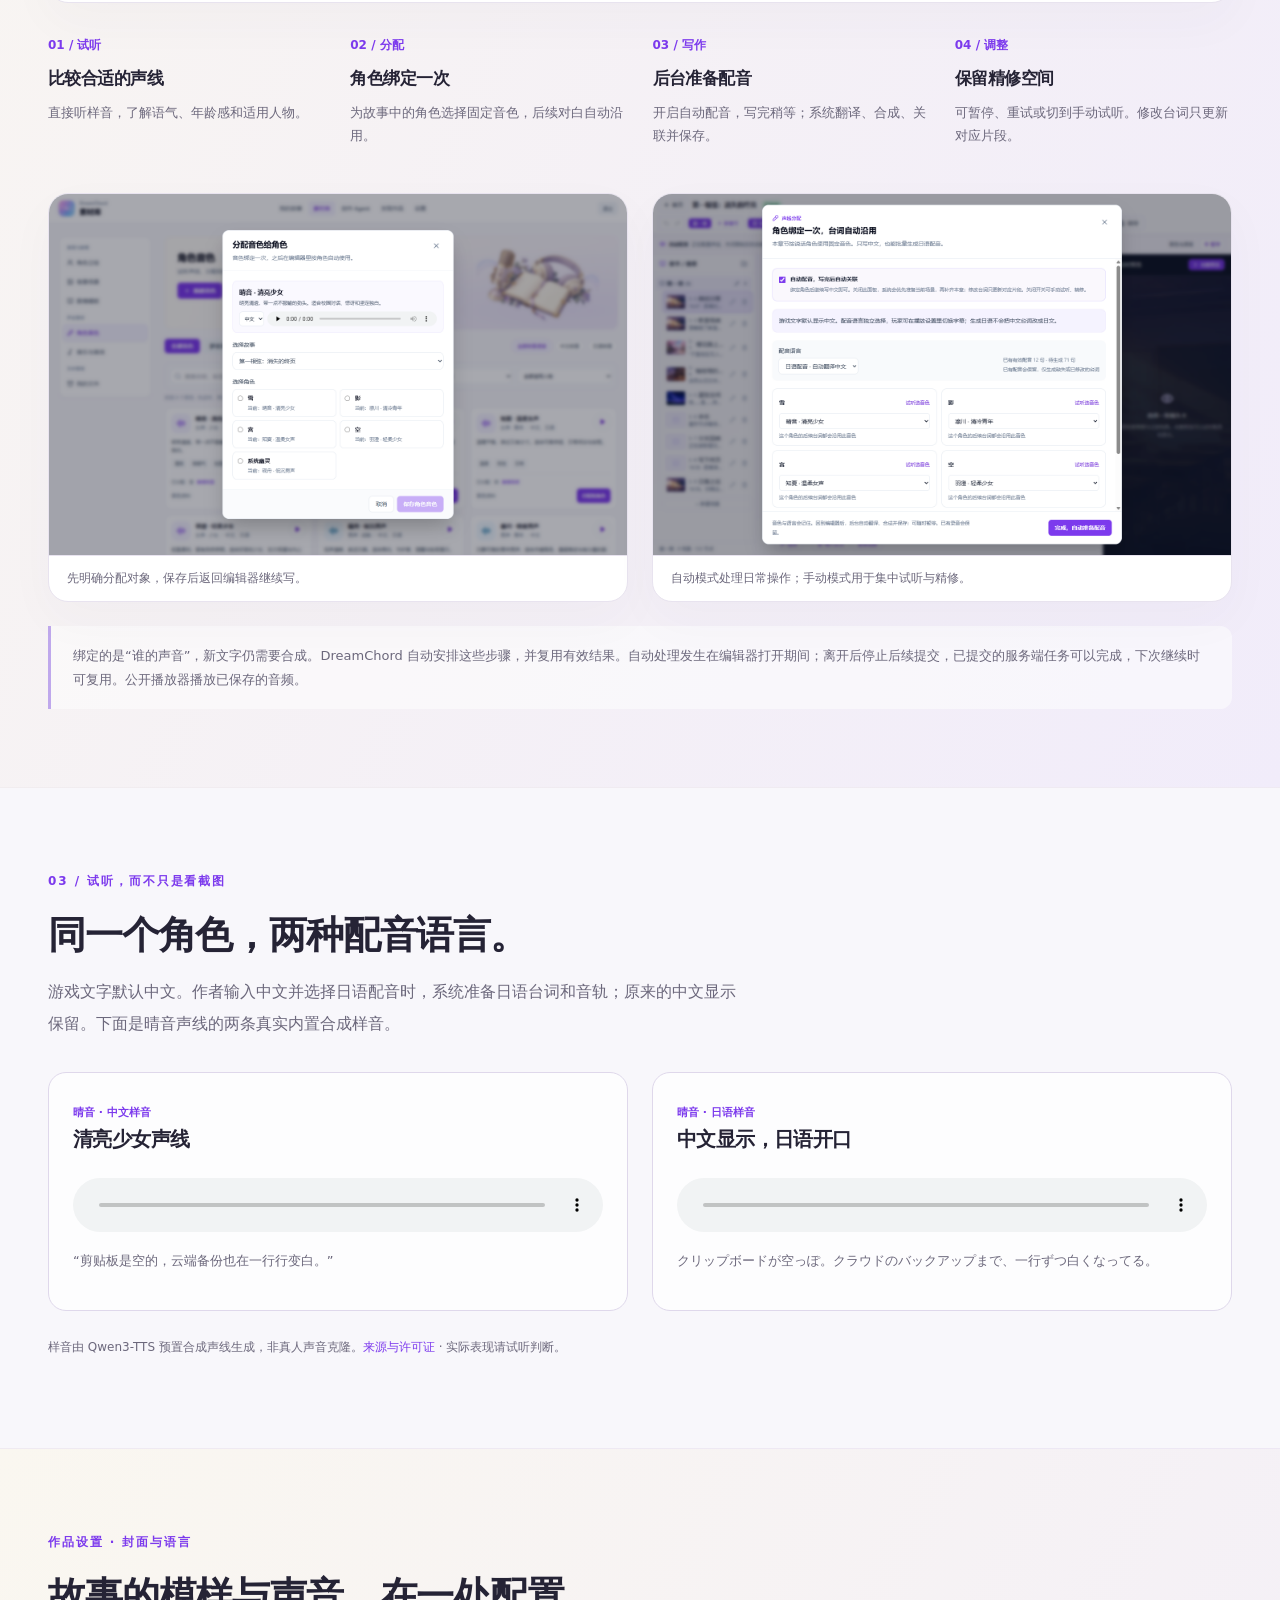
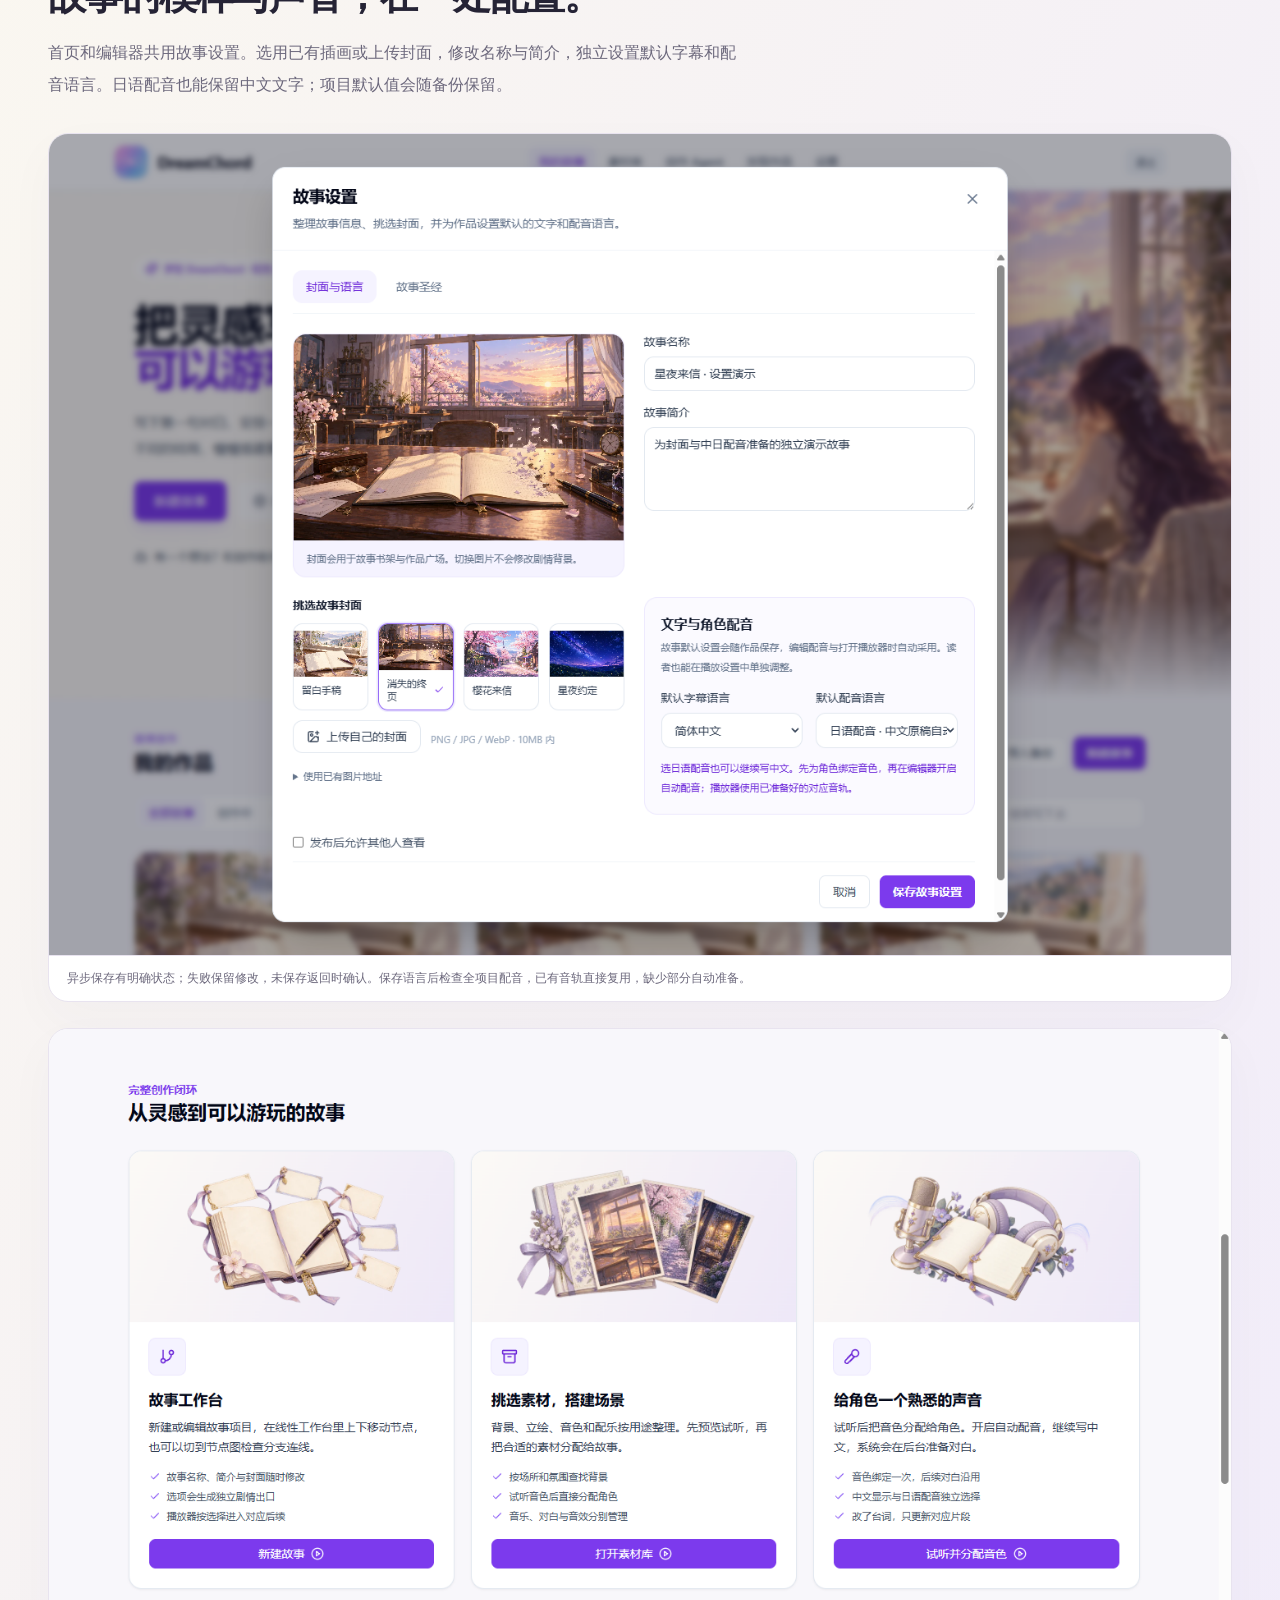
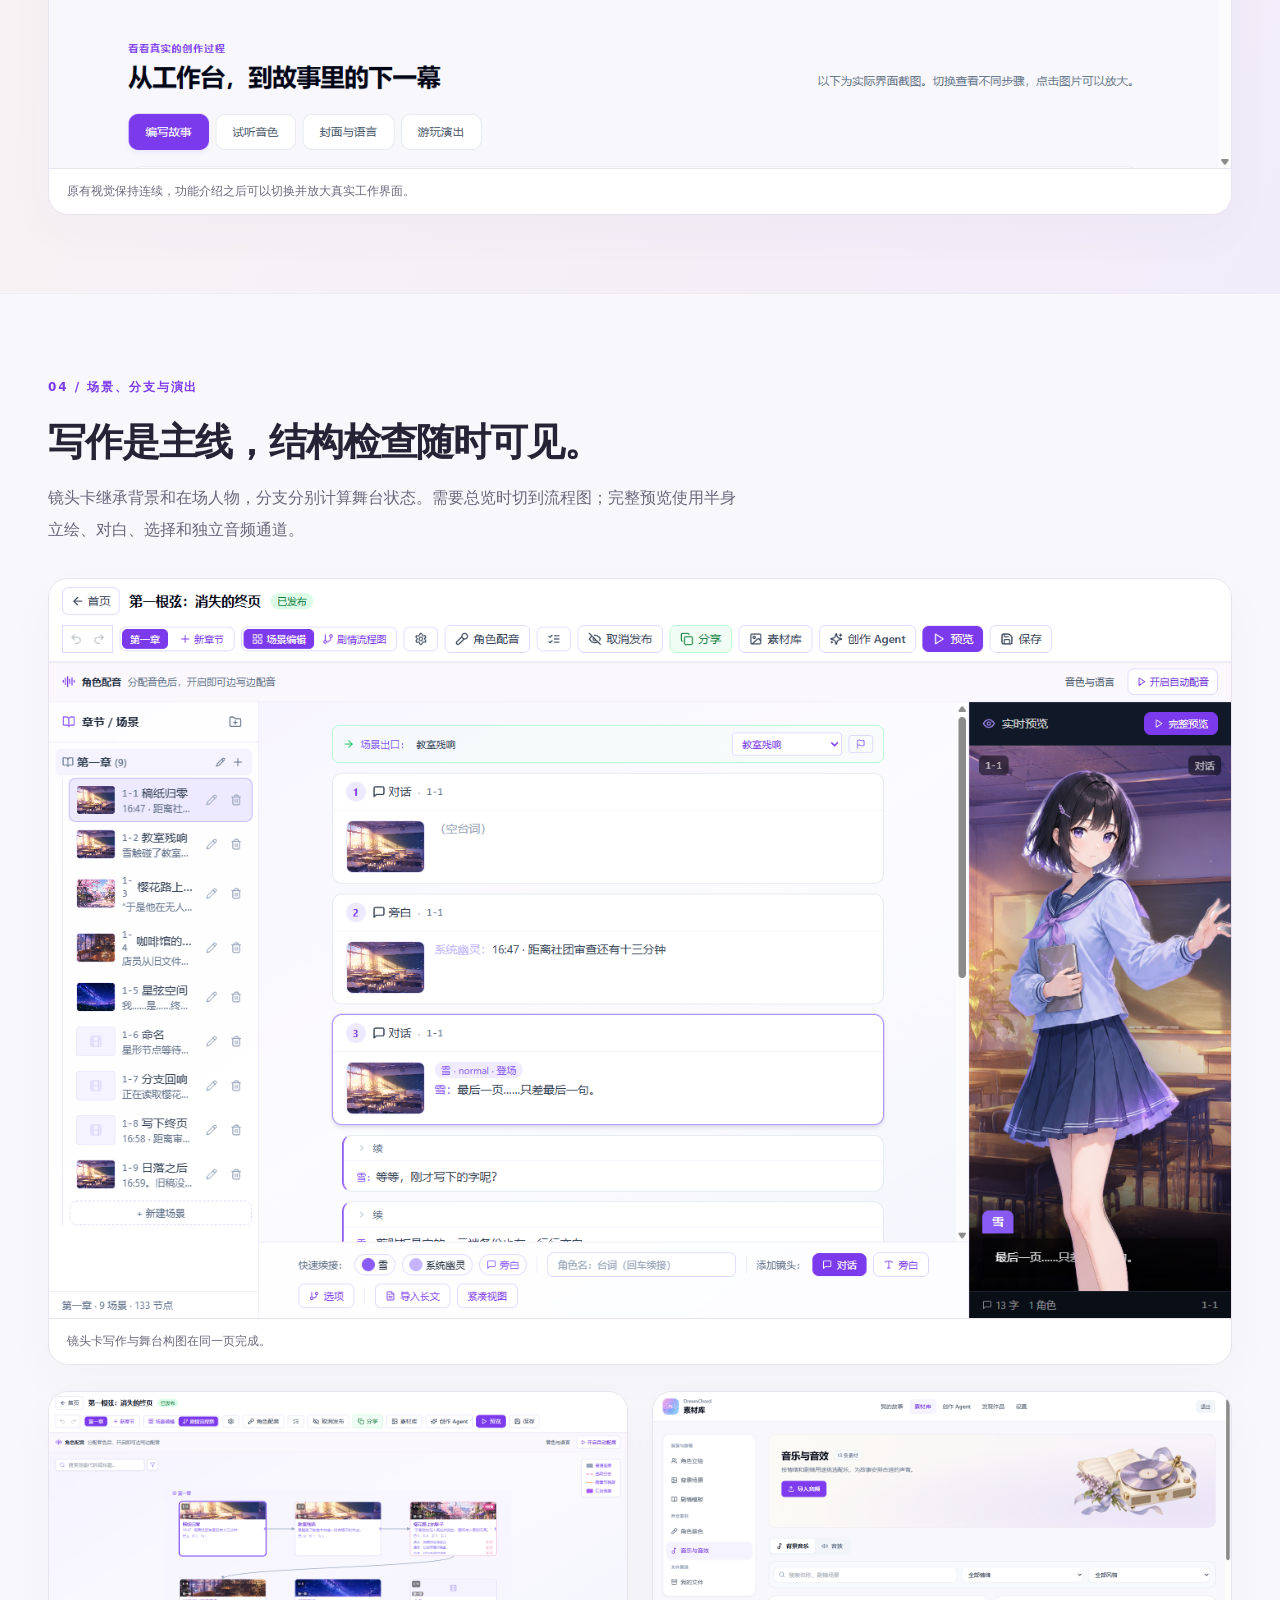
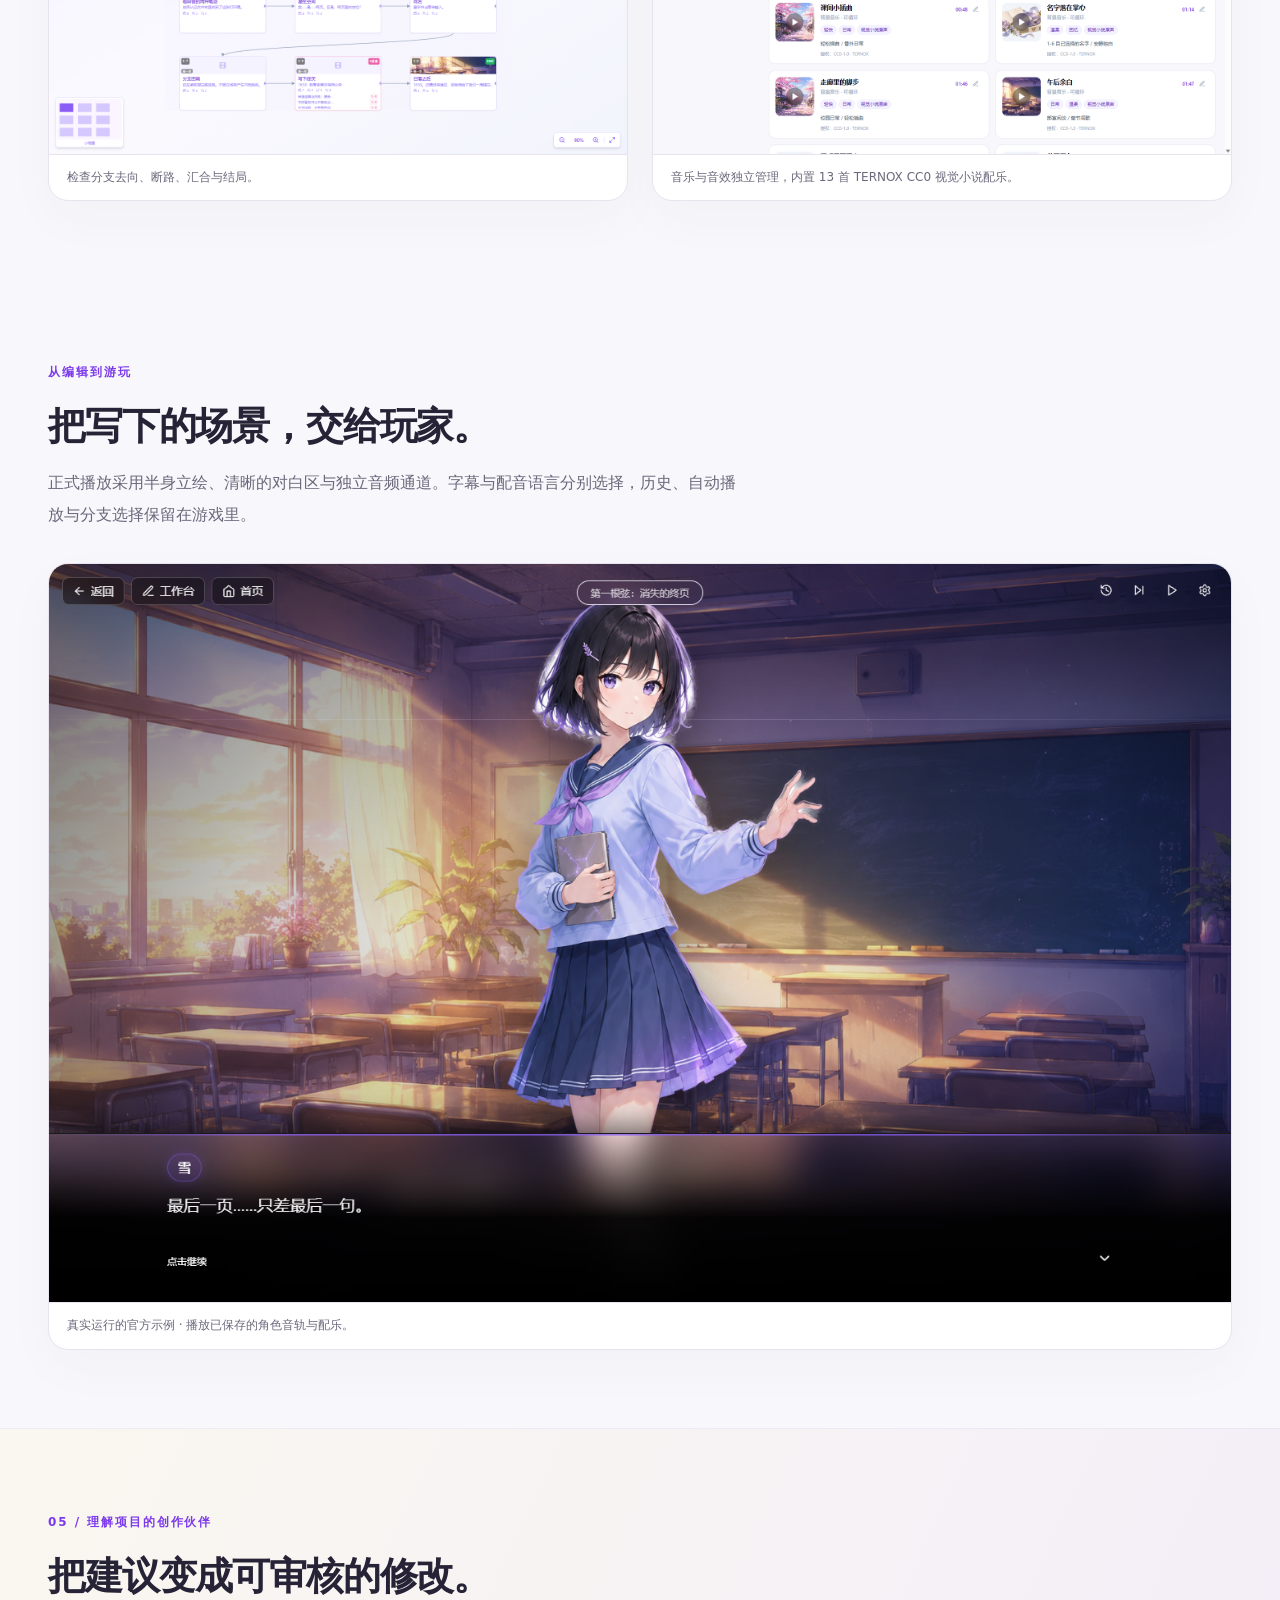
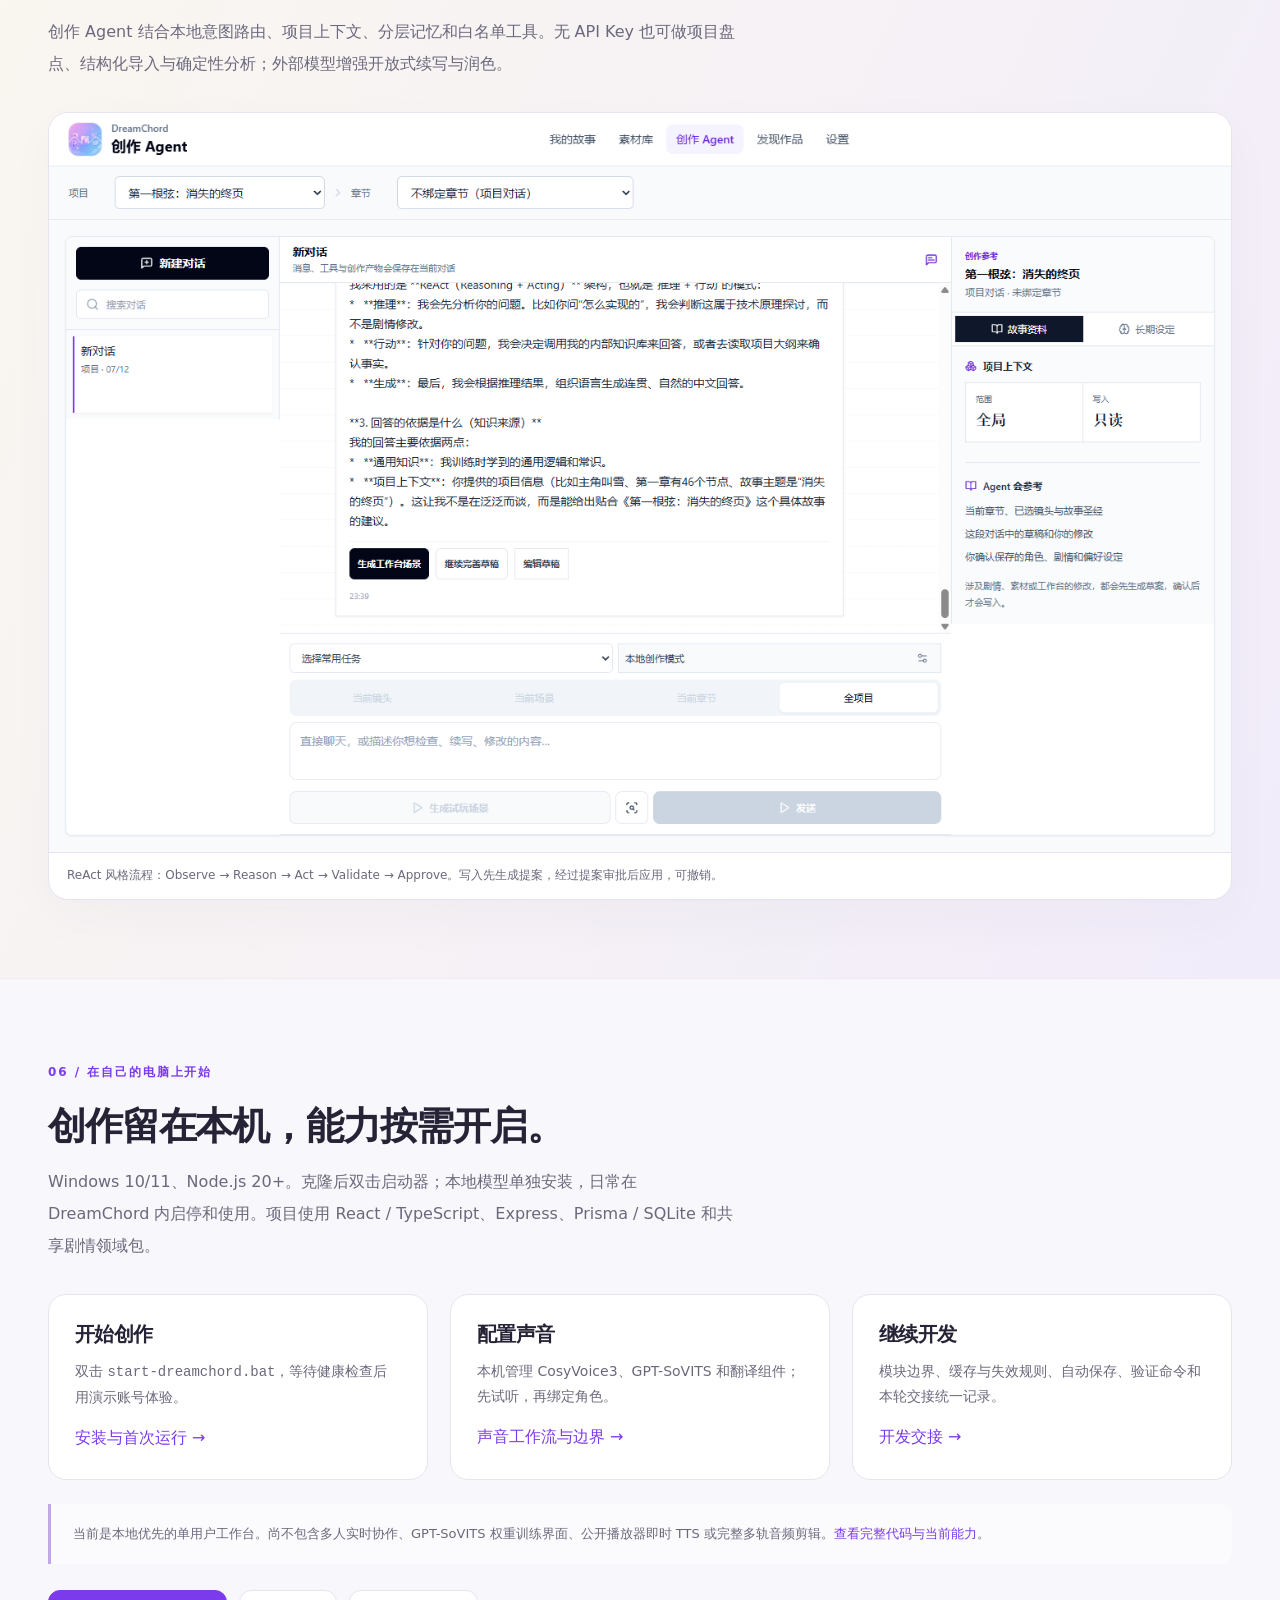
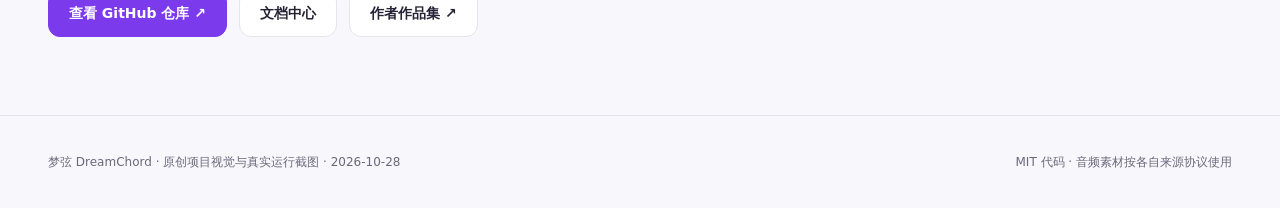
<file: project-dreamchord.html>
<!doctype html>
<html lang="zh-CN">
  <head>
    <meta charset="utf-8" />
    <meta name="viewport" content="width=device-width,initial-scale=1" />
    <title>梦弦 DreamChord · 让故事有画面，让角色有声音</title>
    <meta
      name="description"
      content="本地优先的视觉小说创作工房：场景与镜头卡、可试听的角色声音库、自动中日配音、音乐素材、分支试玩和可审核的创作 Agent。"
    />
    <meta
      property="og:title"
      content="DreamChord · 从一句对白，到可以游玩的故事"
    />
    <meta property="og:image" content="assets/portfolio/dreamchord/home.webp" />
    <style>
      :root {
        --paper: #f8f7fb;
        --ink: #252335;
        --muted: #6c687c;
        --line: #e8e3ef;
        --violet: #7c3aed;
        --ivory: #fcf9f4;
      }
      * {
        box-sizing: border-box;
      }
      html {
        scroll-behavior: smooth;
        scroll-padding-top: 90px;
      }
      body {
        margin: 0;
        background: var(--paper);
        color: var(--ink);
        font-family: "PingFang SC", "Microsoft YaHei", system-ui, sans-serif;
        line-height: 1.8;
      }
      button,
      a,
      audio {
        outline-offset: 5px;
      }
      a {
        color: var(--violet);
        text-decoration: none;
      }
      button {
        font: inherit;
        cursor: pointer;
      }
      img {
        display: block;
        max-width: 100%;
      }
      p {
        margin: 0 0 1em;
      }
      h1,
      h2,
      h3 {
        line-height: 1.3;
        letter-spacing: -0.03em;
      }
      h2 {
        font-size: clamp(28px, 3vw, 40px);
        margin: 0.4em 0;
      }
      h3 {
        font-size: 20px;
        margin: 0 0 12px;
      }
      .wrap {
        max-width: 1240px;
        margin: auto;
        padding: 0 28px;
      }
      .eyebrow {
        font-size: 12px;
        letter-spacing: 0.16em;
        color: var(--violet);
        font-weight: 650;
      }
      .muted {
        color: var(--muted);
      }
      .lead {
        max-width: 690px;
        color: var(--muted);
        font-size: 16px;
        line-height: 2;
      }
      .actions {
        display: flex;
        flex-wrap: wrap;
        gap: 12px;
        margin-top: 26px;
      }
      .button {
        display: inline-flex;
        align-items: center;
        justify-content: center;
        min-height: 44px;
        padding: 10px 20px;
        border: 1px solid var(--line);
        border-radius: 12px;
        background: white;
        color: var(--ink);
        font-size: 14px;
        font-weight: 600;
      }
      .button.primary {
        background: var(--violet);
        border-color: var(--violet);
        color: white;
      }
      .button:hover {
        box-shadow: 0 8px 24px #47326112;
        transform: translateY(-1px);
      }
      .top {
        position: sticky;
        top: 0;
        z-index: 20;
        border-bottom: 1px solid #e8e3efb0;
        background: #ffffffde;
        backdrop-filter: blur(18px);
      }
      .top .wrap {
        display: flex;
        align-items: center;
        justify-content: space-between;
        gap: 20px;
        min-height: 72px;
      }
      .brand {
        font-weight: 750;
        color: var(--ink);
        letter-spacing: -0.02em;
      }
      .brand span {
        color: var(--muted);
        font-weight: 450;
        font-size: 12px;
        margin-left: 8px;
      }
      .nav {
        display: flex;
        gap: 24px;
        font-size: 13px;
      }
      .nav a {
        color: var(--muted);
      }
      .hero {
        position: relative;
        isolation: isolate;
        min-height: 640px;
        display: flex;
        align-items: center;
        background: var(--ivory);
        overflow: hidden;
      }
      .hero-art {
        position: absolute;
        inset: 0;
        z-index: -2;
        width: 100%;
        height: 100%;
        object-fit: contain;
        object-position: right center;
        max-width: 1760px;
        margin: auto;
      }
      .hero:after {
        content: "";
        position: absolute;
        inset: 0;
        z-index: -1;
        background:
          linear-gradient(
            90deg,
            #fcf9f4f5,
            #fcf9f4d9 31%,
            #fcf9f422 60%,
            transparent
          ),
          linear-gradient(0deg, var(--paper), transparent 24%);
      }
      .hero .wrap {
        width: 100%;
        padding-top: 65px;
        padding-bottom: 65px;
      }
      .hero-copy {
        max-width: 630px;
      }
      .hero h1 {
        font-size: clamp(40px, 5vw, 64px);
        margin: 22px 0 24px;
        font-weight: 780;
      }
      .hero h1 em {
        font-style: normal;
        color: var(--violet);
      }
      .hero p {
        max-width: 475px;
        color: #625d6e;
      }
      .hero-note {
        margin-top: 24px;
        font-size: 12px;
        color: var(--muted);
      }
      .facts {
        display: flex;
        flex-wrap: wrap;
        gap: 12px;
        margin: 26px 0;
      }
      .facts span {
        border: 1px solid #ffffffb3;
        background: #ffffff91;
        backdrop-filter: blur(10px);
        padding: 5px 12px;
        border-radius: 99px;
        font-size: 12px;
      }
      section.content {
        padding: 78px 0;
      }
      .intro {
        margin-bottom: 32px;
      }
      .screen {
        margin: 0;
        border: 1px solid var(--line);
        border-radius: 20px;
        overflow: hidden;
        background: white;
        box-shadow: 0 18px 50px #40305808;
      }
      .screen button {
        display: block;
        border: 0;
        padding: 0;
        width: 100%;
        background: transparent;
      }
      .screen img {
        width: 100%;
        height: auto;
      }
      .screen figcaption {
        font-size: 12px;
        color: var(--muted);
        padding: 12px 18px;
        border-top: 1px solid var(--line);
      }
      .screen button:hover img {
        filter: brightness(1.02);
      }
      .grid2 {
        display: grid;
        grid-template-columns: 1fr 1fr;
        gap: 24px;
      }
      .grid3 {
        display: grid;
        grid-template-columns: repeat(3, 1fr);
        gap: 22px;
      }
      .space {
        margin-top: 26px;
      }
      .steps {
        display: grid;
        grid-template-columns: repeat(4, 1fr);
        gap: 25px;
        margin: 32px 0;
      }
      .steps b {
        font-size: 12px;
        color: var(--violet);
        display: block;
        margin-bottom: 10px;
      }
      .steps h3 {
        font-size: 17px;
      }
      .steps p {
        font-size: 13px;
        color: var(--muted);
      }
      .feature {
        padding: 26px;
        border: 1px solid var(--line);
        border-radius: 18px;
        background: white;
      }
      .feature p {
        font-size: 14px;
        color: var(--muted);
      }
      .feature ul {
        padding-left: 18px;
        font-size: 13px;
        color: var(--muted);
      }
      .wash {
        background: linear-gradient(115deg, #faf7f0, #f1ecfa);
        border-top: 1px solid #e9e4f080;
        border-bottom: 1px solid #e9e4f080;
      }
      .audio-card {
        padding: 24px;
        border-radius: 18px;
        border: 1px solid #dfd8eb;
        background: #ffffffc9;
      }
      .audio-card audio {
        width: 100%;
        margin: 14px 0 8px;
      }
      .audio-card p {
        font-size: 13px;
        color: var(--muted);
      }
      .sample-label {
        font-size: 11px;
        color: var(--violet);
        font-weight: 600;
      }
      .note {
        padding: 18px 22px;
        border-left: 3px solid #bfa8ec;
        background: #ffffff88;
        color: var(--muted);
        font-size: 13px;
        margin-top: 24px;
        border-radius: 0 12px 12px 0;
      }
      .code {
        display: block;
        white-space: pre-wrap;
        word-break: break-word;
        padding: 16px;
        background: #f6f3fa;
        border-radius: 12px;
        font-size: 13px;
        color: #655275;
      }
      .footer {
        padding: 36px 0;
        border-top: 1px solid var(--line);
        font-size: 12px;
        color: var(--muted);
      }
      .footer .wrap {
        display: flex;
        justify-content: space-between;
        gap: 18px;
        flex-wrap: wrap;
      }
      dialog {
        max-width: 1400px;
        width: 94vw;
        border: 1px solid var(--line);
        padding: 14px;
        background: var(--paper);
        border-radius: 18px;
        color: var(--ink);
      }
      dialog::backdrop {
        background: #21172eaa;
        backdrop-filter: blur(8px);
      }
      dialog img {
        max-height: 82vh;
        object-fit: contain;
        width: 100%;
      }
      .dialog-top {
        display: flex;
        justify-content: space-between;
        align-items: center;
        gap: 16px;
        padding: 0 4px 10px;
      }
      .dialog-top button {
        border: 0;
        border-radius: 9px;
        background: white;
        padding: 6px 15px;
        font-size: 13px;
      }
      @media (max-width: 760px) {
        .wrap {
          padding: 0 20px;
        }
        .nav {
          gap: 15px;
        }
        .nav a:nth-child(n + 3) {
          display: none;
        }
        .brand span {
          display: none;
        }
        .hero {
          min-height: 710px;
          align-items: flex-start;
        }
        .hero .wrap {
          padding-top: 46px;
        }
        .hero-copy {
          max-width: none;
        }
        .hero h1 {
          font-size: 38px;
        }
        .hero-art {
          height: auto;
          aspect-ratio: 1672/941;
          top: auto;
          bottom: 0;
          object-fit: contain;
        }
        .hero:after {
          background: linear-gradient(
            180deg,
            var(--ivory),
            #fcf9f4f5 49%,
            #fcf9f42b 78%,
            var(--paper)
          );
        }
        .hero p {
          font-size: 14px;
        }
        .grid2,
        .grid3 {
          grid-template-columns: 1fr;
        }
        .steps {
          grid-template-columns: 1fr 1fr;
          gap: 22px;
        }
        .facts {
          gap: 6px;
        }
        .facts span {
          font-size: 11px;
        }
        section.content {
          padding: 52px 0;
        }
        .screen {
          border-radius: 12px;
        }
        .lead {
          font-size: 14px;
        }
        .feature {
          padding: 22px;
        }
      }
      @media (prefers-reduced-motion: reduce) {
        html {
          scroll-behavior: auto;
        }
        * {
          transition: none !important;
          animation: none !important;
        }
      }
    </style>
  </head>
  <body>
    <header class="top">
      <div class="wrap">
        <a class="brand" href="index.html#work-dream"
          >← 唐乐的作品集 <span>DREAMCHORD</span></a
        >
        <nav class="nav" aria-label="页面导航">
          <a href="#voices">角色声音</a><a href="#studio">故事工作台</a
          ><a href="#agent-core">创作 Agent</a><a href="#start">开始使用</a>
        </nav>
      </div>
    </header>
    <main>
      <section class="hero" id="top">
        <img
          class="hero-art"
          src="assets/portfolio/dreamchord/home-art.webp"
          alt=""
        />
        <div class="wrap">
          <div class="hero-copy">
            <span class="eyebrow">从一句对白，到一个可以抵达的世界</span>
            <h1>让故事有画面，<br /><em>让角色有声音。</em></h1>
            <p>
              在同一个工作台里写剧情、编排选择、挑选场景。试听一个合适的音色，分配给角色，然后继续写下去。
            </p>
            <div class="facts">
              <span>场景与镜头卡</span><span>角色固定声线</span
              ><span>中文显示 · 中日配音</span>
            </div>
            <div class="actions">
              <a class="button primary" href="#voices">看看角色如何开口</a
              ><a class="button" href="https://github.com/tl66666/DreamChord"
                >GitHub 源码 ↗</a
              >
            </div>
            <p class="hero-note">
              本页展示真实项目界面与合成样音。完整创作、模型推理和数据保存在本机。
            </p>
          </div>
        </div>
      </section>

      <section class="content">
        <div class="wrap">
          <div class="intro">
            <span class="eyebrow">01 / 创作工房</span>
            <h2>灵感、素材与故事，各有安放的位置。</h2>
            <p class="lead">
              轻柔的画面与留白服务于创作。首页可以查找作品、区分创作与发布状态；进入项目后，以章节、场景和镜头卡组织内容。
            </p>
          </div>
          <figure class="screen">
            <button
              data-zoom="assets/portfolio/dreamchord/home.webp"
              aria-label="放大首页截图"
            >
              <img
                src="assets/portfolio/dreamchord/home.webp"
                alt="新版首页：完整构图的写作场景、作品状态筛选与故事封面"
                loading="lazy"
                width="1440"
                height="900"
              />
            </button>
            <figcaption>
              真实界面 · 首页 / 1440×900，点击可查看原图。
            </figcaption>
          </figure>
        </div>
      </section>

      <section class="content" id="seventh-row">
        <div class="wrap">
          <div class="intro"><span class="eyebrow">全新原创官方短篇</span><h2>第七排，空座。</h2><p class="lead">影院停业前夜，三位旧友重听一卷被剪过的录音。约 6–8 分钟、两个结局，用一段完整的雨夜故事呈现编辑器的创作成果。</p></div>
          <figure class="screen"><button data-zoom="assets/portfolio/dreamchord/seventh-player.webp" aria-label="放大新官方短篇游玩截图"><img src="assets/portfolio/dreamchord/seventh-player.webp" alt="原创短篇第七排，空座：雨夜放映室、半身角色与中文字幕" width="1440" height="900" loading="lazy"></button><figcaption>三位成年角色、三个原创场景、九张表情立绘，35 句对白的完整中日配音。字幕与配音分别选择，静默旁白与音乐留白共同控制节奏。</figcaption></figure>
          <div class="grid2 space"><figure class="screen"><button data-zoom="assets/portfolio/dreamchord/seventh-choice.webp" aria-label="放大片尾选择截图"><img src="assets/portfolio/dreamchord/seventh-choice.webp" alt="两条完整片尾分支" loading="lazy"></button><figcaption>选择如何放映今晚，走向不同的片尾。</figcaption></figure><figure class="screen"><button data-zoom="assets/portfolio/dreamchord/seventh-voices.webp" aria-label="放大新短篇音色库截图"><img src="assets/portfolio/dreamchord/seventh-voices.webp" alt="陆遥、程夏、陈屿的双语音色库" loading="lazy"></button><figcaption>音色试听、角色绑定与后续对白沿用。</figcaption></figure></div>
          <div class="grid2 space"><div><h3>陆遥 · 中文合成配音</h3><p>迟了十二分钟。以前你会说，是雨。</p><audio controls preload="none" aria-label="陆遥中文配音" src="assets/portfolio/dreamchord/seventh-luyao-zh.ogg" style="width:100%;margin-top:16px"></audio></div><div><h3>陆遥 · 日语合成配音</h3><p lang="ja">十二分遅刻。昔なら、雨のせいだって言ったね。</p><audio controls preload="none" aria-label="陆遥日语配音" src="assets/portfolio/dreamchord/seventh-luyao-ja.ogg" style="width:100%;margin-top:16px"></audio></div></div>
          <p class="note space">原创生成插画与 Qwen3-TTS 合成角色声音；真人作曲配乐来自 TERNOX（CC0）。新示例可直接切换中日录音；新增中文台词由后台翻译并合成日语，首页显示整部作品的准备进度。</p>
        </div>
      </section>

      <section class="content wash" id="voices">
        <div class="wrap">
          <div class="intro">
            <span class="eyebrow">02 / 本轮重点 · 声音与配音</span>
            <h2>先认识声音，再把它交给角色。</h2>
            <p class="lead">
              音色库按声线、年龄感、适用人物和样音语言整理。听过再选择，也能看到已分配的角色。新短篇三位角色与早期五个角色均有中日双语合成声线，资料保留来源和授权说明。
            </p>
          </div>
          <figure class="screen">
            <button
              data-zoom="assets/portfolio/dreamchord/voices.webp"
              aria-label="放大角色声音库截图"
            >
              <img
                src="assets/portfolio/dreamchord/voices.webp"
                alt="角色音色库：清晰命名、用途说明、分类筛选、试听与分配"
                loading="lazy"
                width="1440"
                height="900"
              />
            </button>
            <figcaption>
              晴音、凛川、知夏、羽澄、砚舟 ·
              音色名称描述声音特征，示例角色作为使用建议。
            </figcaption>
          </figure>
          <div class="steps">
            <div>
              <b>01 / 试听</b>
              <h3>比较合适的声线</h3>
              <p>直接听样音，了解语气、年龄感和适用人物。</p>
            </div>
            <div>
              <b>02 / 分配</b>
              <h3>角色绑定一次</h3>
              <p>为故事中的角色选择固定音色，后续对白自动沿用。</p>
            </div>
            <div>
              <b>03 / 写作</b>
              <h3>后台准备配音</h3>
              <p>开启自动配音，写完稍等；系统翻译、合成、关联并保存。</p>
            </div>
            <div>
              <b>04 / 调整</b>
              <h3>保留精修空间</h3>
              <p>可暂停、重试或切到手动试听。修改台词只更新对应片段。</p>
            </div>
          </div>
          <div class="grid2">
            <figure class="screen">
              <button
                data-zoom="assets/portfolio/dreamchord/assignment.webp"
                aria-label="放大音色分配截图"
              >
                <img
                  src="assets/portfolio/dreamchord/assignment.webp"
                  alt="选择目标故事与角色，查看当前音色后保存分配"
                  loading="lazy"
                />
              </button>
              <figcaption>先明确分配对象，保存后返回编辑器继续写。</figcaption>
            </figure>
            <figure class="screen">
              <button
                data-zoom="assets/portfolio/dreamchord/automatic.webp"
                aria-label="放大自动配音配置截图"
              >
                <img
                  src="assets/portfolio/dreamchord/automatic.webp"
                  alt="角色配音工作台：固定音色、自动配音开关与中日语言选择"
                  loading="lazy"
                />
              </button>
              <figcaption>
                自动模式处理日常操作；手动模式用于集中试听与精修。
              </figcaption>
            </figure>
          </div>
          <div class="note">
            绑定的是“谁的声音”，新文字仍需要合成。DreamChord
            自动安排这些步骤，并复用有效结果。自动处理发生在编辑器打开期间；离开后停止后续提交，已提交的服务端任务可以完成，下次继续时可复用。公开播放器播放已保存的音频。
          </div>
        </div>
      </section>

      <section class="content">
        <div class="wrap">
          <div class="intro">
            <span class="eyebrow">03 / 试听，而不只是看截图</span>
            <h2>同一个角色，两种配音语言。</h2>
            <p class="lead">
              游戏文字默认中文。作者输入中文并选择日语配音时，系统准备日语台词和音轨；原来的中文显示保留。下面是晴音声线的两条真实内置合成样音。
            </p>
          </div>
          <div class="grid2">
            <article class="audio-card">
              <span class="sample-label">晴音 · 中文样音</span>
              <h3>清亮少女声线</h3>
              <audio
                controls
                preload="none"
                aria-label="试听晴音中文样音"
                src="assets/portfolio/dreamchord/yuki-zh.wav"
              ></audio>
              <p>“剪贴板是空的，云端备份也在一行行变白。”</p>
            </article>
            <article class="audio-card">
              <span class="sample-label">晴音 · 日语样音</span>
              <h3>中文显示，日语开口</h3>
              <audio
                controls
                preload="none"
                aria-label="试听晴音日语样音"
                src="assets/portfolio/dreamchord/yuki-ja.wav"
              ></audio>
              <p lang="ja">
                クリップボードが空っぽ。クラウドのバックアップまで、一行ずつ白くなってる。
              </p>
            </article>
          </div>
          <p class="muted space" style="font-size: 12px">
            样音由 Qwen3-TTS 预置合成声线生成，非真人声音克隆。<a
              href="https://github.com/tl66666/DreamChord/blob/main/docs/assets/audio/README.md"
              >来源与许可证</a
            >
            · 实际表现请试听判断。
          </p>
        </div>
      </section>


      <section class="content wash" id="story-settings">
        <div class="wrap">
          <div class="intro"><span class="eyebrow">作品设置 · 封面与语言</span><h2>故事的模样与声音，在一处配置。</h2><p class="lead">首页和编辑器共用故事设置。选用已有插画或上传封面，修改名称与简介，独立设置默认字幕和配音语言。日语配音也能保留中文文字；项目默认值会随备份保留。</p></div>
          <figure class="screen"><button data-zoom="assets/portfolio/dreamchord/settings.webp" aria-label="放大封面与语言设置截图"><img src="assets/portfolio/dreamchord/settings.webp" alt="真实设置界面：封面预设、上传、中文默认字幕和日语默认配音" loading="lazy"></button><figcaption>异步保存有明确状态；失败保留修改，未保存返回时确认。保存语言后检查全项目配音，已有音轨直接复用，缺少部分自动准备。</figcaption></figure>
          <figure class="screen space"><button data-zoom="assets/portfolio/dreamchord/workflow.webp" aria-label="放大首页创作流程截图"><img src="assets/portfolio/dreamchord/workflow.webp" alt="保留插画功能卡片，并在其下方展示真实创作界面" loading="lazy"></button><figcaption>原有视觉保持连续，功能介绍之后可以切换并放大真实工作界面。</figcaption></figure>
        </div>
      </section>

      <section class="content" id="studio">
        <div class="wrap">
          <div class="intro">
            <span class="eyebrow">04 / 场景、分支与演出</span>
            <h2>写作是主线，结构检查随时可见。</h2>
            <p class="lead">
              镜头卡继承背景和在场人物，分支分别计算舞台状态。需要总览时切到流程图；完整预览使用半身立绘、对白、选择和独立音频通道。
            </p>
          </div>
          <figure class="screen">
            <button
              data-zoom="assets/portfolio/dreamchord/editor.webp"
              aria-label="放大编辑器截图"
            >
              <img
                src="assets/portfolio/dreamchord/editor.webp"
                alt="章节、场景、镜头卡和实时舞台预览组成的编辑工作台"
                loading="lazy"
              />
            </button>
            <figcaption>镜头卡写作与舞台构图在同一页完成。</figcaption>
          </figure>
          <div class="grid2 space">
            <figure class="screen">
              <button
                data-zoom="assets/portfolio/dreamchord/flowchart.webp"
                aria-label="放大分支流程图"
              >
                <img
                  src="assets/portfolio/dreamchord/flowchart.webp"
                  alt="剧情分支流程图"
                  loading="lazy"
                />
              </button>
              <figcaption>检查分支去向、断路、汇合与结局。</figcaption>
            </figure>
            <figure class="screen">
              <button
                data-zoom="assets/portfolio/dreamchord/music.webp"
                aria-label="放大音乐库截图"
              >
                <img
                  src="assets/portfolio/dreamchord/music.webp"
                  alt="音乐与音效库：情绪、风格、剧情用途、持续试听和来源说明"
                  loading="lazy"
                />
              </button>
              <figcaption>
                音乐与音效独立管理，内置 13 首 TERNOX CC0 视觉小说配乐。
              </figcaption>
            </figure>
          </div>
        </div>
      </section>

      <section class="content">
        <div class="wrap">
          <div class="intro">
            <span class="eyebrow">从编辑到游玩</span>
            <h2>把写下的场景，交给玩家。</h2>
            <p class="lead">
              正式播放采用半身立绘、清晰的对白区与独立音频通道。字幕与配音语言分别选择，历史、自动播放与分支选择保留在游戏里。
            </p>
          </div>
          <figure class="screen">
            <button
              data-zoom="assets/portfolio/dreamchord/player.webp"
              aria-label="放大正式播放器截图"
            >
              <img
                src="assets/portfolio/dreamchord/player.webp"
                alt="官方示例：半身立绘、中文对白与游戏播放界面"
                loading="lazy"
              />
            </button>
            <figcaption>
              真实运行的官方示例 · 播放已保存的角色音轨与配乐。
            </figcaption>
          </figure>
        </div>
      </section>
      <section class="content wash" id="agent-core">
        <div class="wrap">
          <div class="intro">
            <span class="eyebrow">05 / 理解项目的创作伙伴</span>
            <h2>把建议变成可审核的修改。</h2>
            <p class="lead">
              创作 Agent 结合本地意图路由、项目上下文、分层记忆和白名单工具。无
              API Key
              也可做项目盘点、结构化导入与确定性分析；外部模型增强开放式续写与润色。
            </p>
          </div>
          <figure class="screen">
            <button
              data-zoom="assets/portfolio/dreamchord/agent.webp"
              aria-label="放大创作 Agent 截图"
            >
              <img
                src="assets/portfolio/dreamchord/agent.webp"
                alt="创作 Agent 的多对话、项目上下文与草稿工作区"
                loading="lazy"
              />
            </button>
            <figcaption>
              ReAct 风格流程：Observe → Reason → Act → Validate →
              Approve。写入先生成提案，经过提案审批后应用，可撤销。
            </figcaption>
          </figure>
        </div>
      </section>

      <section class="content" id="start">
        <div class="wrap">
          <div class="intro">
            <span class="eyebrow">06 / 在自己的电脑上开始</span>
            <h2>创作留在本机，能力按需开启。</h2>
            <p class="lead">
              Windows 10/11、Node.js
              20+。克隆后双击启动器；本地模型单独安装，日常在 DreamChord
              内启停和使用。项目使用 React / TypeScript、Express、Prisma /
              SQLite 和共享剧情领域包。
            </p>
          </div>
          <div class="grid3">
            <article class="feature">
              <h3>开始创作</h3>
              <p>
                双击
                <code>start-dreamchord.bat</code
                >，等待健康检查后用演示账号体验。
              </p>
              <a
                href="https://github.com/tl66666/DreamChord/blob/main/docs/GETTING_STARTED.md"
                >安装与首次运行 →</a
              >
            </article>
            <article class="feature">
              <h3>配置声音</h3>
              <p>
                本机管理 CosyVoice3、GPT-SoVITS 和翻译组件；先试听，再绑定角色。
              </p>
              <a
                href="https://github.com/tl66666/DreamChord/blob/main/docs/VOICE_WORKFLOW.md"
                >声音工作流与边界 →</a
              >
            </article>
            <article class="feature">
              <h3>继续开发</h3>
              <p>
                模块边界、缓存与失效规则、自动保存、验证命令和本轮交接统一记录。
              </p>
              <a
                href="https://github.com/tl66666/DreamChord/blob/main/docs/CURRENT_HANDOFF.md"
                >开发交接 →</a
              >
            </article>
          </div>
          <div class="note">
            当前是本地优先的单用户工作台。尚不包含多人实时协作、GPT-SoVITS
            权重训练界面、公开播放器即时 TTS 或完整多轨音频剪辑。<a
              href="https://github.com/tl66666/DreamChord"
              >查看完整代码与当前能力</a
            >。
          </div>
          <div class="actions">
            <a
              class="button primary"
              href="https://github.com/tl66666/DreamChord"
              >查看 GitHub 仓库 ↗</a
            ><a
              class="button"
              href="https://github.com/tl66666/DreamChord/blob/main/docs/README.md"
              >文档中心</a
            ><a class="button" href="https://grjs.tl666.tech/">作者作品集 ↗</a>
          </div>
        </div>
      </section>
    </main>
    <footer class="footer">
      <div class="wrap">
        <span>梦弦 DreamChord · 原创项目视觉与真实运行截图 · 2026-10-28</span
        ><span>MIT 代码 · 音频素材按各自来源协议使用</span>
      </div>
    </footer>
    <dialog id="preview" aria-labelledby="preview-title">
      <div class="dialog-top">
        <span id="preview-title">真实界面原图</span
        ><button type="button" id="close-preview">关闭 ×</button>
      </div>
      <img id="preview-image" alt="" />
    </dialog>
    <script>
      const preview = document.getElementById("preview"),
        fullImage = document.getElementById("preview-image");
      document.querySelectorAll("[data-zoom]").forEach((button) =>
        button.addEventListener("click", () => {
          fullImage.src = button.dataset.zoom;
          fullImage.alt = button.querySelector("img").alt;
          preview.showModal();
        }),
      );
      document
        .getElementById("close-preview")
        .addEventListener("click", () => preview.close());
      preview.addEventListener("click", (event) => {
        if (event.target === preview) preview.close();
      });
      document.addEventListener(
        "play",
        (event) => {
          document.querySelectorAll("audio").forEach((audio) => {
            if (audio !== event.target) audio.pause();
          });
        },
        true,
      );
    </script>
  </body>
</html>
</file>
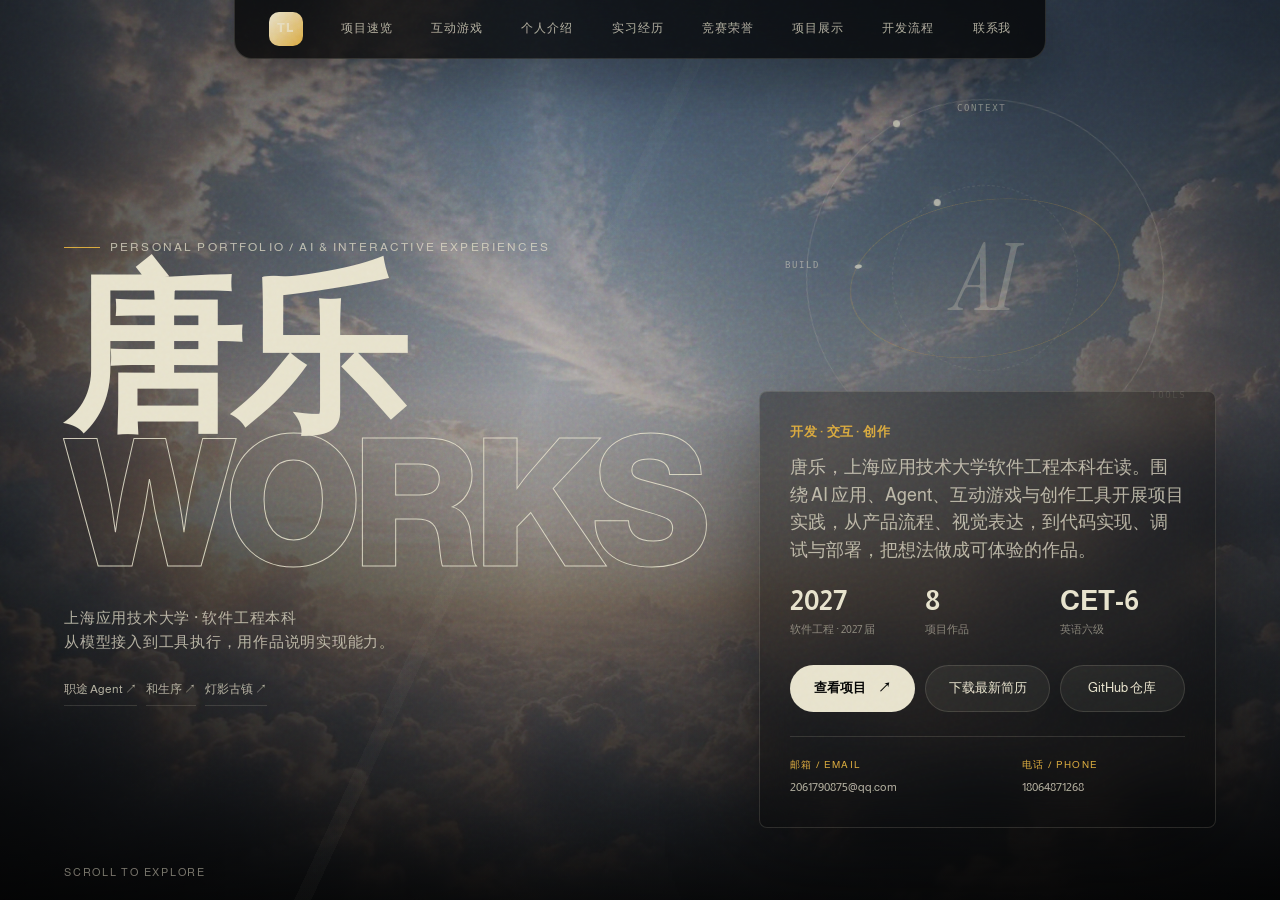
<file: project-heshengxu.html>
<!doctype html><html lang="zh-CN"><head><meta charset="UTF-8"><meta name="viewport" content="width=device-width,initial-scale=1"><meta http-equiv="refresh" content="0;url=index.html?project=health#projects"><title>和生序 · 唐乐作品集</title></head><body><a href="index.html?project=health#projects">进入和生序项目展示</a></body></html>
</file>
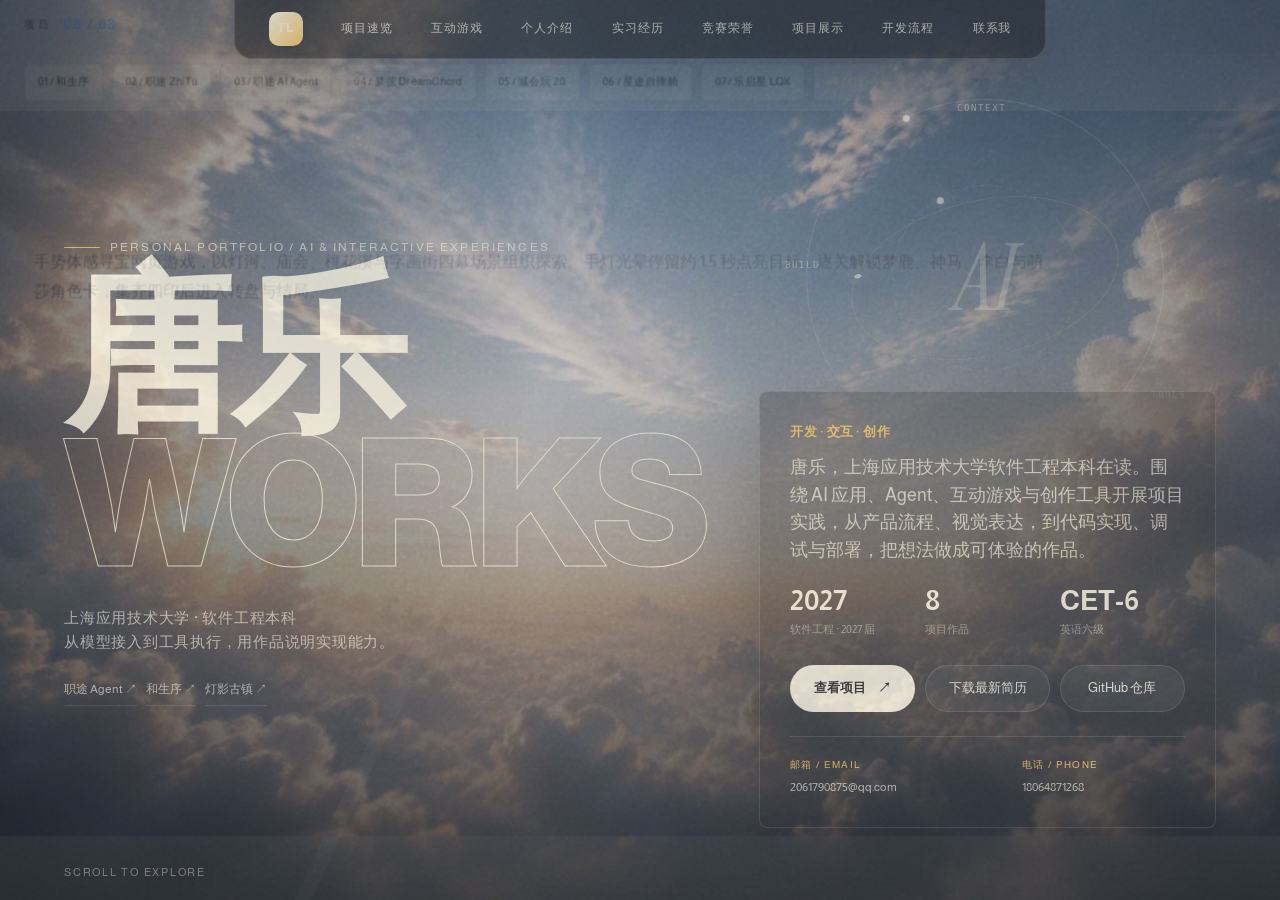
<file: project-lantern.html>
<!doctype html><html lang="zh-CN"><head><meta charset="UTF-8"><meta name="viewport" content="width=device-width,initial-scale=1"><meta http-equiv="refresh" content="0;url=index.html?project=lantern#projects"><title>灯影古镇 · 唐乐作品集</title></head><body><a href="index.html?project=lantern#projects">进入灯影古镇项目展示</a></body></html>
</file>
<file: assets/recruiter.css>
/* Recruiter reading path: warm paper, clear ownership, direct evidence. */
:root { --reading-progress: 0%; }
.reading-progress { position: fixed; inset: 0 auto auto 0; width: var(--reading-progress); height: 3px; z-index: 90; background: var(--gold); pointer-events: none; }
.skip-link { position: fixed; top: -80px; left: 20px; z-index: 110; padding: 12px 20px; color: #151815; background: #fff; }
.skip-link:focus { top: 12px; }
:focus-visible { outline: 3px solid #d8a73d; outline-offset: 5px; }
section[id] { scroll-margin-top: 82px; }
.hero { background: #0d1516 url('portfolio/project-cloud-bg.jpg') center / cover; }
.hero-orbit { position: absolute; top: 11%; right: 9%; width: clamp(220px, 28vw, 410px); aspect-ratio: 1; z-index: -1; opacity: .65; pointer-events: none; }
.orbit-ring { position: absolute; inset: 0; border: 1px solid #e7e2cc45; border-radius: 50%; animation: orbitTurn 32s linear infinite; }
.orbit-ring::after { content: ''; position: absolute; top: 9%; left: 19%; width: 7px; height: 7px; border-radius: 50%; background: #e7e2cc; box-shadow: 0 0 18px #e7e2cc; }
.orbit-ring-b { inset: 12%; transform: rotateX(55deg) rotate(-30deg); border-color: #d8a73d66; animation-direction: reverse; animation-duration: 26s; }
.orbit-ring-c { inset: 24%; border-style: dashed; border-color: #e7e2cc30; animation-duration: 50s; }
.orbit-core { position: absolute; inset: 0; display: grid; place-items: center; font: italic clamp(55px, 7vw, 100px) 'Instrument Serif', 'SimSun', serif; color: #e7e2cc5e; }
.orbit-label { position: absolute; font: 9px monospace; letter-spacing: .18em; color: #e7e2ccbb; }
.orbit-label-a { top: 1%; left: 42%; }.orbit-label-b { bottom: 16%; right: -6%; }.orbit-label-c { left: -6%; top: 45%; }
@keyframes orbitTurn { to { rotate: 360deg; } }
.hero-content { align-items: center; }
.hero-card { opacity: 1; transform: none; }
.hero h1 span { transform: none; }
.hero-title-note { margin-top: 24px; max-width: 540px; color: var(--cream-soft); font-size: 15px; letter-spacing: .05em; }
.hero-role { margin-bottom: 15px; color: var(--gold); font-size: 13px; font-weight: 700; letter-spacing: .04em; }
.hero-card .hero-role { color: var(--gold); font-size: 13px; margin-bottom: 12px; }
.hero-card .hero-meta { grid-template-columns: repeat(3, minmax(0, 1fr)); }
.hero-meta b { font-size: clamp(21px, 2.2vw, 30px); }
.hero-contact { margin-top: 24px; padding-top: 20px; border-top: 1px solid var(--line); display: grid; grid-template-columns: 1.35fr 1fr; gap: 12px; color: var(--cream-soft); }
.hero-contact a { display: flex; flex-direction: column; gap: 5px; }
.hero-contact small { color: var(--gold); font-size: 10px; letter-spacing: .12em; }
.hero-contact strong { font-size: 12px; font-weight: 400; overflow-wrap: anywhere; }
.hero-contact a:hover strong { color: var(--cream); }
.hero-shortcuts { display: flex; flex-wrap: wrap; gap: 9px; margin-top: 20px; }
.hero-shortcuts a { border-bottom: 1px solid var(--line); padding: 6px 0; color: var(--cream-soft); font-size: 12px; }
.hero-shortcuts a:hover { color: var(--gold); border-color: var(--gold); }
.selected-work { position: relative; padding: 92px clamp(22px, 5vw, 74px); background: #f1f0e9; color: #202924; }
.selected-work .kicker { color: #6b795e; }
.work-heading { display: grid; grid-template-columns: 1.2fr 1fr; gap: 48px; align-items: end; margin-bottom: 30px; }
.work-heading h2 { color: #202924; font-size: clamp(30px, 4.2vw, 58px); line-height: 1.2; letter-spacing: -.04em; }
.work-heading h2 em { font-family: 'Instrument Serif', 'SimSun', serif; font-weight: 400; color: #69775d; }
.work-heading p:last-child { font-size: 14px; line-height: 1.85; color: #556158; }
.work-toolbar { display: flex; flex-wrap: wrap; gap: 8px; align-items: center; margin-bottom: 30px; padding-bottom: 22px; border-bottom: 1px solid #d4d7cb; }
.work-filter { display: none; border: 1px solid #bbc3b5; color: #3b493e; padding: 10px 17px; border-radius: 4px; background: transparent; font: inherit; font-size: 12px; cursor: pointer; transition: background .18s, color .18s; }
.js .work-filter { display: inline-block; }
.work-filter[aria-pressed='true'], .work-filter:hover { background: #263c30; color: #fff; border-color: #263c30; }
.work-count { margin-left: auto; font-size: 12px; color: #5d6b60; }
.work-grid { display: grid; grid-template-columns: repeat(3, minmax(0, 1fr)); gap: 24px; }
.work-card { position: relative; display: flex; flex-direction: column; border: 1px solid #d4d7cb; border-radius: 12px; overflow: hidden; background: #fbfbf6; min-width: 0; transition: transform .25s, box-shadow .25s, border-color .25s; }
.work-card[hidden] { display: none; }
@media (hover: hover) { .work-card:hover { transform: translateY(-5px); border-color: #8a9b7d; box-shadow: 0 20px 45px #27372c1a; } .work-card:hover .work-copy { background: radial-gradient(circle at var(--spot-x, 50%) var(--spot-y, 20%), #d8dfcb55, transparent 60%); } }
.work-cover { position: relative; overflow: hidden; background: #dde2d9; aspect-ratio: 16 / 10; border-bottom: 1px solid #d4d7cb; }
.work-cover img { width: 100%; height: 100%; object-fit: cover; object-position: top; transition: transform .6s; }
#work-health .work-cover img, #work-city .work-cover img, #work-planet .work-cover img { object-fit: contain; background: #e6e8dc; }
.work-card:hover .work-cover img { transform: scale(1.025); }
.work-number { position: absolute; left: 14px; top: 14px; background: #fbfbf6ed; padding: 4px 9px; font: 12px monospace; color: #263c30; }
.work-copy { display: flex; flex-direction: column; padding: 24px; flex: 1; }
.work-label { margin-bottom: 12px; font-size: 10px; letter-spacing: .09em; color: #627359; text-transform: uppercase; }
.work-copy h3 { font-size: 23px; line-height: 1.3; margin-bottom: 12px; letter-spacing: -.025em; }
.work-problem { font-size: 13px; line-height: 1.8; color: #536053; margin-bottom: 16px; }
.work-facts { display: grid; gap: 14px; font-size: 12px; line-height: 1.75; }
.work-facts dt { color: #263c30; font-weight: 700; margin-bottom: 3px; }
.work-facts dd { color: #59665a; }
.work-tags { margin: 20px 0; font-size: 11px; color: #69775d; line-height: 1.8; }
.work-links { margin-top: auto; padding-top: 16px; display: flex; align-items: center; flex-wrap: wrap; gap: 14px; border-top: 1px solid #d4d7cb; }
.work-links a { font-size: 12px; font-weight: 700; }
.work-links a:hover { color: #597447; text-decoration: underline; text-underline-offset: 4px; }
.work-open { display: none; cursor: pointer; background: transparent; border: 0; color: #263c30; font: inherit; font-size: 12px; padding: 6px 0; }
.js .work-open { display: inline-block; }
.work-note { margin-top: 28px; padding: 18px 0; border-top: 1px solid #d4d7cb; color: #59665a; font-size: 12px; line-height: 1.8; }
.skill-block small { display: block; color: var(--gold); font-size: 11px; margin: 12px 0 6px; }
.project-ownership { margin: 18px 0; padding: 16px 18px; border-left: 3px solid var(--v-accent, #75d0a6); background: #f2f4ee; color: #38473a; font-size: 13px; line-height: 1.8; }
.project-ownership b { display: block; color: #17241b; margin-bottom: 3px; }
.back-top { position: fixed; left: 18px; bottom: 18px; z-index: 55; padding: 10px 15px; color: #f2f0e7; background: #14231eeb; border: 1px solid #667264; border-radius: 6px; font-size: 12px; }
.back-top { opacity: 0; visibility: hidden; transition: opacity .2s; }
.back-top.is-visible { opacity: 1; visibility: visible; }
.cloud-entrance-btn { display: none; }
.js .cloud-entrance-btn { display: inline-flex; }
.gallery-counter-num { font-variant-numeric: tabular-nums; }
.gallery-projects { display: flex; gap: 8px; overflow-x: auto; flex-shrink: 0; padding: 12px clamp(16px, 3vw, 40px); border-bottom: 1px solid #ffffff44; background: #ffffff24; scrollbar-width: thin; }
.gallery-projects button { flex-shrink: 0; padding: 9px 13px; border: 1px solid #30413230; border-radius: 6px; background: #ffffff40; color: #243327; font: inherit; font-size: 11px; cursor: pointer; transition: background .2s, border-color .2s; }
.gallery-projects button[aria-pressed='true'] { background: #233d31; color: #f4f0e3; border-color: #233d31; }
.screenshot-preview { border: 0; padding: 0; width: 100%; text-align: left; font: inherit; color: inherit; cursor: zoom-in; }
.screenshot-preview:focus-visible { outline-offset: -4px; }
.project-slide-lantern .project-slide-body { grid-template-columns: 1fr; }
.project-slide-lantern .project-slide-gallery { position: static; }
.project-slide-lantern .project-slide-gallery-item { min-height: 0; }
.project-slide-lantern .project-slide-gallery-item img { min-height: 0; height: auto; object-fit: contain; }
.media-preview { position: fixed; inset: 0; width: min(1320px, 94vw); max-width: none; height: min(94vh, 1100px); max-height: none; margin: auto; border: 1px solid #c8cabd55; border-radius: 16px; padding: 0; background: #111815; color: #eeeadd; box-shadow: 0 40px 120px #0009; overflow: hidden; }
.media-preview::backdrop { background: #07100de6; backdrop-filter: blur(14px); }
.media-preview-bar { display: flex; align-items: center; justify-content: space-between; gap: 18px; height: 60px; padding: 12px 22px; border-bottom: 1px solid #eeeadd25; font-size: 13px; }
.media-preview-bar button { flex-shrink: 0; color: #eeeadd; background: #eeeadd12; border: 1px solid #eeeadd40; border-radius: 6px; padding: 9px 13px; font: inherit; font-size: 12px; cursor: pointer; }
.media-preview-stage { height: calc(100% - 104px); overflow: auto; padding: 20px; display: grid; align-items: start; justify-items: center; }
.media-preview-stage img { width: auto; height: auto; max-width: 100%; max-height: none; margin: 0 auto; }
.media-preview p { padding: 11px 22px; font-size: 11px; color: #eeeadd99; }
.media-preview-footer { display:flex; align-items:center; justify-content:space-between; gap:14px; padding-right:22px; }
.media-preview-footer p { flex:1; }
.media-preview-footer a { flex-shrink:0; color:#e8c786; font-size:12px; text-decoration:underline; text-underline-offset:4px; }
.project-slide-qr { width:100%; max-width:650px; text-align:left; cursor:zoom-in; font:inherit; color:inherit; }
.project-slide-qr img { padding:8px; background:#fff; object-fit:contain; }
.project-slide-qr small { display:block; margin-top:10px; color:#916b2c; font-size:11px; }
.project-slide-qr:hover { border-color:#c9a65b; background:#fffdf2b3; }
.gallery-scan { order:2; margin-left:auto; padding:9px 15px; border:1px solid #c9a65b55; border-radius:6px; color:#263247; background:#fff9e0b3; font:inherit; font-size:12px; cursor:pointer; }
.gallery-scan[hidden] { display:none; }
.gallery-header { gap:12px; }
.gallery-exit { order:3; }
.media-preview.is-qr { inset:auto; top:50%; left:50%; transform:translate(-50%,-50%); margin:0; width:min(500px,calc(100vw - 32px)); height:auto; max-height:calc(100dvh - 32px); background:#fffdf7; color:#242c3b; }
.media-preview.is-qr .media-preview-bar { height:auto; min-height:58px; border-color:#26344820; color:#242c3b; }
.media-preview.is-qr .media-preview-bar button { color:#242c3b; border-color:#26344830; background:#26344808; }
.media-preview.is-qr .media-preview-stage { height:auto; padding:24px; background:#fff; }
.media-preview.is-qr .media-preview-stage img { width:min(350px,100%); height:auto; max-height:calc(100dvh - 240px); object-fit:contain; padding:12px; background:#fff; }
.media-preview.is-qr .media-preview-footer { display:block; padding:0 22px 22px; text-align:center; }
.media-preview.is-qr .media-preview-footer p { padding:16px 0 12px; color:#5e6672; font-size:12px; line-height:1.8; }
.media-preview.is-qr .media-preview-footer a { color:#775a22; display:inline-block; padding:8px 16px; border:1px solid #bfa35f50; border-radius:5px; background:#f4e9cc; text-decoration:none; }
.nav-pill a[aria-current] { color: var(--gold); }
.lantern-feature { position: relative; isolation: isolate; overflow: hidden; padding: 96px clamp(22px, 5vw, 74px); background: #11161b; color: #f4e7ce; }
.lantern-feature::before { content: ''; position: absolute; inset: 0; z-index: -1; opacity: .12; background: linear-gradient(90deg, #11161b, transparent), url('portfolio/lantern/map-lantern.jpg') center / cover; }
.lantern-layout { display: grid; grid-template-columns: 1.4fr 1fr; gap: clamp(28px, 5vw, 72px); align-items: center; }
.lantern-screen { position: relative; display: block; overflow: hidden; border: 1px solid #ddb96b55; border-radius: 14px; box-shadow: 0 28px 80px #0008; }
.lantern-screen img { width: 100%; height: auto; aspect-ratio: 1705 / 925; object-fit: contain; transition: transform .7s; }
.lantern-screen:hover img { transform: scale(1.025); }
.lantern-screen span { position: absolute; bottom: 18px; right: 18px; padding: 9px 16px; border: 1px solid #e8c78680; border-radius: 6px; background: #13212be8; color: #f4e7ce; font-size: 12px; }
.lantern-feature .kicker { color: #e9ba65; font-size: 10px; letter-spacing: .14em; }
.lantern-feature h2 { color: #f4e7ce; font-size: clamp(36px, 4vw, 58px); line-height: 1.2; margin-bottom: 8px; }
.lantern-subtitle { color: #e9ba65; font-family: 'Instrument Serif', serif; font-size: 25px; margin-bottom: 22px; }
.lantern-intro { font-size: 14px; line-height: 1.9; color: #ded9c8; }
.lantern-facts { display: flex; flex-wrap: wrap; gap: 18px 26px; padding: 20px 0; margin: 22px 0; border-block: 1px solid #e9ba652c; }
.lantern-facts b { display: block; color: #f4e7ce; font-size: 17px; font-weight: 400; }
.lantern-facts small { color: #d0c4ad; font-size: 10px; }
.lantern-links { display: flex; flex-wrap: wrap; gap: 12px; }
.lantern-links button[data-open-project] { display: none; }
.js .lantern-links button[data-open-project] { display: inline-flex; }
.lantern-feature .btn.primary { color: #172027; background: #e9ba65; }
.lantern-hint { margin-top: 20px; font-size: 11px; line-height: 1.8; color: #c8bfae; }
.contact-methods { margin-top: 30px; display: grid; grid-template-columns: repeat(3, minmax(0, 1fr)); gap: 14px; }
.contact-method { padding: 22px; border: 1px solid var(--line); border-radius: 8px; background: #0b1415a3; display: flex; flex-direction: column; gap: 8px; transition: border-color .2s, background .2s; }
.contact-method small { color: var(--gold); font-size: 11px; letter-spacing: .1em; }
.contact-method strong { color: var(--cream); font-size: 16px; font-weight: 400; overflow-wrap: anywhere; }
.contact-method span { color: var(--cream-soft); font-size: 11px; }
.contact-method:hover { background: #192322e3; border-color: #d8a73d80; }
html.motion-paused { scroll-behavior: auto; }
html.motion-paused *, html.motion-paused *::before, html.motion-paused *::after { animation: none !important; transition: none !important; }
html.motion-paused .reveal, html.motion-paused .hero-card { opacity: 1; transform: none; }
@media (max-width: 1000px) { .work-grid { grid-template-columns: repeat(2, minmax(0, 1fr)); } .work-heading { gap: 24px; } }
@media (max-width: 900px) { .lantern-layout { grid-template-columns: 1fr; } .contact-methods { grid-template-columns: 1fr; } }
@media (max-width: 640px) {
  .hero-orbit { width: 190px; right: -70px; top: 100px; opacity: .28; }
  .media-preview { width: 96vw; height: 94dvh; border-radius: 10px; }
  .media-preview-stage { padding: 10px; }
  .media-preview-bar { padding-inline: 14px; }
  .nav-pill { overflow-x: auto; justify-content: flex-start; max-width: calc(100vw - 24px); gap: 21px; }
  .nav-pill a { display: block !important; flex-shrink: 0; }
  .selected-work { padding-top: 56px; padding-bottom: 56px; }
  .work-heading { grid-template-columns: 1fr; gap: 18px; }
  .work-grid { grid-template-columns: 1fr; gap: 20px; }
  .work-copy { padding: 22px; }
  .work-toolbar { gap: 7px; }
  .work-filter { padding: 9px 12px; }
  .work-count { flex-basis: 100%; margin: 8px 0 0; }
  .hero-content { align-items: start; gap: 30px; padding-top: 110px; }
  .hero h1 { font-size: clamp(66px, 18vw, 100px); }
  .hero-card p { font-size: 14px; }
  .hero-contact { font-size: 12px; overflow-wrap: anywhere; }
  .hero-title-note { font-size: 13px; }
  .scroll-cue { display: none; }
  .back-top { bottom: 10px; font-size: 11px; padding: 8px 10px; }
  .lantern-feature { padding-block: 56px; }
  .lantern-screen span { bottom: 10px; right: 10px; font-size: 10px; }
}
@media (prefers-reduced-motion: reduce) {
  html { scroll-behavior: auto !important; }
  *, *::before, *::after { animation: none !important; transition: none !important; }
  .hero h1 span, .hero-card, .js .reveal { opacity: 1; transform: none; }
}
</file>
<file: assets/picture-story.css>
.picture-story { min-width:0; width:100%; position:static; display:grid; grid-template-columns:minmax(0,1.8fr) minmax(280px,1fr); gap:28px 38px; align-items:center; color:#23382d; padding:28px; border:1px solid #324a3520; border-radius:18px; background:#fafbf6; }
.picture-stage { position:relative; height:min(640px,65vh); min-height:380px; overflow:hidden; isolation:isolate; touch-action:pan-y; }
.picture-portrait .picture-stage { height:min(860px,calc(100dvh - 250px)); min-height:580px; }
.picture-layer { position:absolute; top:14px; left:0; width:86%; height:calc(100% - 44px); padding:7px; border:1px solid #324a3525; border-radius:18px; background:#f9f7ee; box-shadow:0 18px 36px #20382820; cursor:pointer; transition:transform .35s,opacity .35s; }
.picture-layer img { width:100%; height:100%; object-fit:contain; border-radius:10px; }
.picture-layer span { position:absolute; bottom:15px; right:15px; border-radius:5px; padding:4px 9px; color:#294232; background:#fffdf4ee; font-size:9px; box-shadow:0 2px 8px #0001; }
.picture-layer-0 { z-index:3; }
.picture-layer-1 { left:15%; top:29px; transform:rotate(5deg) scale(.93); opacity:.88; z-index:2; }
.picture-layer-2 { left:27%; top:38px; transform:rotate(9deg) scale(.86); opacity:.65; z-index:1; }
.picture-portrait .picture-layer { width:54%; max-width:440px; left:7%; }
.picture-portrait .picture-layer-1 { left:23%; }
.picture-portrait .picture-layer-2 { left:34%; }
.picture-layer:focus-visible { outline:3px solid #b28a35; outline-offset:-4px; }
.picture-heading { display:flex; justify-content:space-between; align-items:center; gap:16px; }
.picture-heading h4 { margin:0; color:#23382d; font-size:27px; line-height:1.4; }
.picture-heading>span { flex-shrink:0; font:11px monospace; color:#576655; }
.picture-description { margin:20px 0 26px; color:#536452; font-size:15px; line-height:2; min-height:48px; }
.picture-controls { display:flex; align-items:start; gap:10px; grid-column:1/-1; padding-top:24px; border-top:1px solid #324a3520; }
.picture-notes { display:grid; gap:22px; margin:0; }
.picture-notes dt { font-size:12px; color:#32654b; font-weight:700; margin-bottom:7px; }
.picture-notes dd { margin:0; color:#536452; font-size:14px; line-height:1.95; }
.picture-hint { margin:28px 0 0; font-size:11px; color:#71816d; }
.picture-controls>button { width:35px; min-height:35px; flex-shrink:0; border:1px solid #324a3530; border-radius:6px; background:#ffffff90; color:#304a37; cursor:pointer; font:inherit; }
.picture-tabs { display:flex; flex-wrap:wrap; gap:7px; min-width:0; }
.picture-tabs button { padding:11px 14px; border:1px solid #324a3528; border-radius:6px; color:#304a37; background:#ffffff95; cursor:pointer; font:inherit; font-size:12px; line-height:1.4; transition:background .2s,color .2s; }
.picture-tabs button[aria-pressed='true'] { background:#3e6852; color:#fff; border-color:#3e6852; }
.project-platforms { display:grid; grid-template-columns:repeat(2,minmax(0,1fr)); gap:12px; margin:20px 0 12px; }
.project-platforms article { padding:16px; border:1px solid #42664735; border-radius:8px; background:#f9fcf2bb; }
.project-platforms b { color:#2f6247; font-size:13px; }
.project-platforms p,.project-platform-note { margin:8px 0 0; color:#536452; font-size:11px; line-height:1.8; }
.project-gallery { background-image:url('portfolio/project-cloud-bg.jpg'); background-color:#0a0e1a; }
.gallery-header,.gallery-projects,.gallery-nav { background:rgba(238,242,248,.28); backdrop-filter:blur(20px); border-color:#ffffff55; }
.project-slide { max-width:1440px; padding:38px 40px 70px; min-height:0; }
.project-slide-hero { display:none; }
.project-slide-header { margin-bottom:18px; }
.project-slide-title { font-size:clamp(32px,4vw,56px); margin-bottom:12px; }
.project-slide-header + .project-slide-desc { max-width:1000px; font-size:16px; line-height:1.85; color:#4e6251; margin:0 0 28px; }
.project-slide-body,.project-slide-lantern .project-slide-body,.project-slide-heshengxu .project-slide-body { display:flex; flex-direction:column; gap:32px; }
.project-slide-text { width:100%; padding:28px; border:1px solid #324a3520; border-radius:16px; background:#ffffff95; }
.project-slide-text .project-ownership { margin-top:0; }
.project-slide-details ul { columns:2; column-gap:36px; }
.project-slide-details li { break-inside:avoid; font-size:14px; line-height:1.9; margin-bottom:16px; }
.project-platforms { max-width:900px; }
.project-platforms p,.project-platform-note { font-size:13px; }
@media (max-width:1000px) { .picture-story {grid-template-columns:1fr; gap:22px;} .picture-stage {height:540px;} .picture-portrait .picture-stage {height:740px;} .project-slide-details ul {columns:1;} }
@media (max-width:640px) { .project-slide {padding:28px 16px 48px;} .picture-story {padding:14px; border-radius:12px;} .picture-stage {height:300px;min-height:0;} .picture-portrait .picture-stage {height:600px;min-height:0;} .picture-layer,.picture-portrait .picture-layer {padding:5px;border-radius:14px;width:88%;max-width:none;left:0;} .picture-portrait .picture-layer-1 {left:15%;} .picture-portrait .picture-layer-2 {left:27%;} .picture-layer span {font-size:9px;right:10px;bottom:10px;} .picture-heading h4 {font-size:23px;} .picture-description {font-size:14px;margin-block:16px 22px;} .picture-notes dd {font-size:13px;} .picture-tabs button {font-size:11px;padding:10px;} .project-slide-text {padding:20px;} .project-platforms {grid-template-columns:1fr;} }
@media (prefers-reduced-motion:reduce) { .picture-layer,.picture-tabs button {transition:none;} }

/* Budget the picture panel against the actual modal viewport, including both nav bars. */
.gallery-header { min-height:48px; padding:10px 30px; }
.gallery-projects { padding:8px 30px; }
.gallery-nav { padding:10px 30px; }
.picture-tabs { flex-wrap:nowrap; overflow-x:auto; scrollbar-width:thin; padding-bottom:3px; }
.picture-tabs button { flex-shrink:0; }
.picture-controls { padding-top:12px; }
@media (min-width:1001px) {
  .picture-story { height:var(--picture-panel-height); grid-template-rows:minmax(0,1fr) auto; padding:18px; gap:12px 30px; }
  .picture-stage,.picture-portrait .picture-stage { height:100%; min-height:0; grid-column:1; grid-row:1/3; }
  .picture-caption { grid-column:2; grid-row:1; align-self:center; min-height:0; }
  .picture-controls { grid-column:2; grid-row:2; }
  .picture-heading h4 { font-size:24px; }
  .picture-description { font-size:14px; line-height:1.8; margin:14px 0 18px; }
  .picture-notes { gap:14px; }
  .picture-notes dd { font-size:13px; line-height:1.8; }
  .picture-hint { margin-top:16px; }
  .picture-layer { top:8px; height:calc(100% - 22px); }
  .picture-layer-1 { top:16px; }
  .picture-layer-2 { top:22px; }
}
@media (max-width:1000px) {
  .picture-story { height:auto; gap:14px; }
  .picture-stage,.picture-portrait .picture-stage { height:var(--picture-stage-height,480px); min-height:0; grid-row:1; }
  .picture-controls { grid-row:2; }
  .picture-caption { grid-row:3; padding-top:12px; }
}

/* Retain the atmospheric cloud scene and original ink, cream and gold palette. */
.picture-story { background:rgba(255,253,246,.78); border-color:rgba(255,255,255,.65); backdrop-filter:blur(14px); color:#20283a; box-shadow:0 16px 55px #14203a12; }
.picture-heading h4 { color:#20283a; }
.picture-description,.picture-notes dd { color:#535b6b; }
.picture-notes dt { color:#9c7128; }
.picture-heading>span,.picture-hint { color:#6d7181; }
.picture-tabs button,.picture-controls>button { color:#30384b; border-color:#78839835; background:#fffdfaaf; }
.picture-tabs button[aria-pressed='true'] { background:#d7ad5a; border-color:#c59a49; color:#202738; }
.picture-controls { border-color:#8b92a530; }
.picture-layer { border-color:#bcb9ac55; background:#fffaf0; box-shadow:0 20px 42px #14203a25; }
.picture-layer span { color:#525065; }
.project-slide-text { background:rgba(255,253,246,.72); border-color:#ffffff80; backdrop-filter:blur(14px); color:#252c3b; }
.project-slide-header + .project-slide-desc { color:#414a60; }
.gallery-projects button[aria-pressed='true'] { background:#28334ae6; color:#f3e4bf; border-color:#d4ac6266; }
.project-platforms article { background:#fffcf1aa; border-color:#bba66d44; }
.project-platforms b { color:#9c7128; }
.project-platforms p,.project-platform-note { color:#535b6b; }

/* Small, intentional feedback keeps navigation and picture interaction distinct. */
.project-slide.active { animation:detailArrival 260ms cubic-bezier(.2,.65,.3,1) both; }
@keyframes detailArrival { from {opacity:0;transform:translateY(8px);} to {opacity:1;transform:none;} }
@media (hover:hover) {
  .picture-layer-1:hover,.picture-layer-2:hover { opacity:1; border-color:#c7a25e; }
  .gallery-projects button:hover,.picture-tabs button:hover { border-color:#c7a25e; box-shadow:0 3px 12px #79643912; }
}
.picture-controls>button:active,.gallery-scan:active { transform:scale(.96); }
.gallery-header::after { content:''; position:absolute; left:0; bottom:0; width:var(--detail-progress,0%); height:2px; background:linear-gradient(90deg,#b68b3d,#ead4a1); pointer-events:none; }
@media (prefers-reduced-motion:reduce) { .project-slide.active {animation:none;} }
</file>
<file: assets/award-story.css>
:root {
  color-scheme: light;
  --page: #f9faf6;
  --paper: #eff5ef;
  --ink: #203e34;
  --secondary: #4d675d;
  --quiet: #6a7d72;
  --accent: #458268;
  --accent-soft: #dcebe1;
  --line: #d9e2d9;
  --frame: #fffefa;
  --glow: #e3ecdb;
  font-family: "Microsoft YaHei", "PingFang SC", "Noto Sans SC", sans-serif;
  font-synthesis: none;
}

* { box-sizing: border-box; }
body { margin: 0; background: var(--page); color: var(--ink); -webkit-font-smoothing: antialiased; }
body.theme-trae { --paper: #f2f3e9; --ink: #28392b; --secondary: #53654e; --quiet: #707d67; --accent: #4b693c; --accent-soft: #e4eacd; --line: #dfe3d3; --glow: #e5edc8; }
a { color: inherit; text-decoration: none; }
button { font: inherit; color: inherit; cursor: pointer; -webkit-tap-highlight-color: transparent; }
button, a { touch-action: manipulation; }
button:focus-visible, a:focus-visible { outline: 3px solid var(--accent); outline-offset: 5px; }
button:disabled { cursor: wait; }
svg { display: block; width: 22px; height: 22px; flex: 0 0 auto; }
img { display: block; max-width: 100%; }
::selection { background: var(--accent-soft); color: var(--ink); }
.sr-only { position: absolute; width: 1px; height: 1px; padding: 0; margin: -1px; overflow: hidden; clip-path: inset(50%); white-space: nowrap; border: 0; }
.skip-link { position: fixed; left: 24px; top: 12px; z-index: 50; padding: 12px 18px; border-radius: 8px; background: var(--ink); color: white; transform: translateY(-160%); }
.skip-link:focus { transform: none; }
.site-bar { width: min(1376px, calc(100% - 96px)); height: 90px; margin: 0 auto; display: flex; align-items: center; justify-content: space-between; border-bottom: 1px solid var(--line); }
.identity { display: inline-flex; align-items: center; gap: 18px; }
.identity-mark { font: 800 30px/1 Georgia, serif; letter-spacing: -.07em; }
.identity-mark > span { color: var(--accent); }
.identity-label { font-size: 11px; font-weight: 600; letter-spacing: .1em; }
.identity-label > span { margin: 0 8px; color: var(--quiet); }
.back-link { display: inline-flex; align-items: center; gap: 12px; font-size: 12px; color: var(--secondary); }
.back-link svg { width: 17px; height: 17px; transform: rotate(180deg); transition: transform 200ms ease; }
.back-link:hover svg { transform: rotate(180deg) translateX(4px); }
main { width: min(1376px, calc(100% - 64px)); margin: 0 auto; }
.page-heading { display: flex; align-items: flex-end; justify-content: space-between; gap: 24px; padding: 36px 16px 25px; }
.eyebrow { margin: 0 0 10px; font: 600 10px/1.6 sans-serif; letter-spacing: .18em; color: var(--quiet); }
h1 { font-size: clamp(20px, 2.2vw, 30px); line-height: 1.5; font-weight: 600; letter-spacing: -.04em; margin: 0; }
.archive-label { margin-bottom: 6px; color: var(--secondary); font-size: 11px; white-space: nowrap; }
.archive-label > span { margin-left: 12px; color: var(--quiet); font-size: 9px; letter-spacing: .06em; }
.story-shell { position: relative; isolation: isolate; padding: 28px clamp(28px, 4.2vw, 64px) 32px; border: 1px solid rgba(100,130,90,.06); border-radius: 28px; background: linear-gradient(112deg, var(--paper) 0%, var(--paper) 44%, #f8f6ea 100%); overflow: hidden; animation: shell-entrance 750ms cubic-bezier(.16,1,.3,1) both; }
.story-shell::after { content: ""; position: absolute; right: -90px; top: 17%; width: 460px; height: 460px; border: 1px solid rgba(98,132,89,.07); border-radius: 50%; z-index: -1; box-shadow: 0 0 0 80px rgba(98,132,89,.025), 0 0 0 160px rgba(98,132,89,.018); }
.story-meta { display: flex; justify-content: space-between; align-items: center; gap: 20px; padding-bottom: 28px; color: var(--secondary); font-size: 11px; letter-spacing: .03em; }
.meta-origin { display: flex; align-items: center; gap: 9px; }
.status-dot { width: 5px; height: 5px; border-radius: 50%; background: var(--accent); box-shadow: 0 0 0 4px rgba(80,130,95,.06); }
.award-badge { padding: 7px 13px; border: 1px solid rgba(78,115,68,.16); border-radius: 50px; background: rgba(255,255,255,.52); color: var(--accent); font-size: 11px; }
.story-grid { display: grid; grid-template-columns: minmax(0, .86fr) minmax(0, 1.14fr); gap: clamp(26px, 4.4vw, 66px); align-items: center; }
.story-column { min-width: 0; padding: 12px 0 10px; }
.story-panel { min-height: 280px; }
.moment-eyebrow { display: flex; align-items: center; gap: 11px; margin: 0 0 25px; font-size: 10px; font-weight: 700; letter-spacing: .13em; color: var(--quiet); }
#moment-number { font: 400 16px/1 Georgia, serif; }
.eyebrow-divider { width: 18px; height: 1px; background: var(--quiet); opacity: .5; }
#moment-title { margin: 0 0 23px; font-size: clamp(28px, 3.2vw, 48px); font-weight: 700; line-height: 1.32; letter-spacing: -.05em; }
#moment-title > span { display: block; }
.moment-description { max-width: 415px; margin: 0; font-size: clamp(13px, 1.05vw, 15px); line-height: 1.95; color: var(--secondary); text-wrap: pretty; }
.moment-tabs { display: flex; gap: 8px; flex-wrap: wrap; margin-top: 27px; }
.moment-tabs button { display: inline-flex; align-items: center; gap: 7px; padding: 11px 13px; min-height: 44px; border: 1px solid rgba(79,122,86,.13); border-radius: 11px; background: rgba(255,255,255,.63); color: var(--secondary); font-size: 11px; transition: color 200ms ease, background 200ms ease, box-shadow 250ms ease; }
.moment-tabs button > span { font-size: 9px; opacity: .6; }
.moment-tabs button[aria-selected="true"] { color: #fff; background: var(--accent); border-color: var(--accent); box-shadow: 0 8px 17px rgba(55,99,67,.17); }
.moment-tabs button:hover:not([aria-selected="true"]) { background: #fff; color: var(--accent); }
.story-footnote { display: flex; align-items: flex-start; gap: 12px; margin-top: 39px; }
.footnote-line { width: 22px; height: 1px; background: var(--accent); margin-top: 10px; }
.story-footnote p { margin: 0; color: var(--secondary); font-size: 11px; line-height: 1.9; }
.story-footnote p > span { font: 9px/2 sans-serif; color: var(--quiet); letter-spacing: .06em; }
.visual-column { min-width: 0; padding-top: 12px; }
.photo-stack { position: relative; padding: 5px 12px 12px 0; }
.frame-backdrop { position: absolute; inset: 13% -3px -3px 12%; display: flex; justify-content: space-between; padding: 23px; overflow: hidden; transform: rotate(4deg); border: 1px solid rgba(99,120,79,.15); border-radius: 19px; background: var(--glow); box-shadow: 0 12px 28px rgba(54,70,43,.07); }
.frame-backdrop > span { font-size: 10px; line-height: 1.8; letter-spacing: .12em; font-weight: 700; }
.frame-backdrop b { align-self: flex-end; font: italic 70px/1 Georgia, serif; opacity: .2; }
.photo-frame { position: relative; margin: 0; padding: 14px 14px 0; border: 1px solid rgba(108,126,97,.15); border-radius: 20px; background: var(--frame); box-shadow: 0 24px 50px -20px rgba(45,68,43,.25), 0 3px 9px rgba(45,68,43,.03); }
.frame-topline { display: flex; align-items: center; gap: 7px; padding: 0 2px 12px; font: 8px/1.5 sans-serif; letter-spacing: .07em; color: var(--quiet); }
.frame-topline > span:last-child { margin-left: auto; font-size: 9px; }
.frame-dot { width: 4px; height: 4px; background: var(--accent); border-radius: 50%; }
.photo-open { display: block; position: relative; width: 100%; height: clamp(290px, 30vw, 444px); overflow: hidden; padding: 0; border: 0; border-radius: 12px; background: #e9eee5; cursor: zoom-in; touch-action: pan-y; }
.gallery-image { position: absolute; inset: 0; width: 100%; height: 100%; padding: 10px; object-fit: contain; user-select: none; -webkit-user-drag: none; }
.zoom-label { position: absolute; display: flex; align-items: center; gap: 6px; right: 12px; bottom: 12px; padding: 8px 9px; border-radius: 7px; background: rgba(255,255,255,.9); color: var(--ink); opacity: 0; transform: translateY(4px); transition: opacity 200ms ease, transform 200ms ease; font-size: 10px; }
.zoom-label svg { width: 13px; height: 13px; }
.photo-open:hover .zoom-label, .photo-open:focus-visible .zoom-label { opacity: 1; transform: none; }
.photo-frame figcaption { display: flex; align-items: center; min-height: 49px; padding: 10px 4px; font-size: 10px; line-height: 1.6; color: var(--secondary); }
.gallery-controls { display: flex; justify-content: space-between; align-items: center; padding-top: 23px; padding-right: 10px; gap: 24px; }
.gallery-position { display: flex; align-items: center; gap: 11px; width: min(190px, 50%); font: 11px/1 Georgia, serif; color: var(--quiet); }
#current-position { color: var(--ink); }
.position-track { height: 2px; flex: 1; background: var(--line); overflow: hidden; }
#position-fill { display: block; height: 100%; width: 20%; background: var(--accent); transition: width 400ms cubic-bezier(.16,1,.3,1); }
.arrow-controls { display: flex; align-items: center; gap: 8px; }
.arrow-button { display: grid; place-items: center; width: 45px; height: 45px; border-radius: 50%; border: 1px solid rgba(92,119,78,.2); background: rgba(255,255,255,.65); transition: color 200ms ease, background 200ms ease, transform 200ms ease; }
.previous svg { transform: rotate(180deg); }
.arrow-button:hover { color: #fff; background: var(--accent); transform: translateY(-2px); }
.arrow-button:active { transform: scale(.94); }
.arrow-button svg { width: 20px; height: 20px; }
.gesture-hint { margin: 13px 0 0; color: var(--quiet); font-size: 10px; letter-spacing: .02em; }
.context-section { display: grid; grid-template-columns: .6fr 1fr; gap: 60px; padding: 61px 40px 50px; }
.context-section h2 { font-size: 22px; font-weight: 500; margin: 0; letter-spacing: -.03em; }
.context-copy p { margin: 0 0 14px; color: var(--secondary); font-size: 13px; line-height: 1.95; }
.text-link { display: inline-flex; align-items: center; gap: 9px; min-height: 44px; color: var(--accent); font-size: 12px; }
.text-link svg { width: 16px; height: 16px; transition: transform 200ms ease; }
.text-link:hover svg { transform: translateX(3px); }
.next-story { display: flex; align-items: center; justify-content: space-between; gap: 24px; padding: 29px 36px; border: 1px solid var(--line); border-radius: 18px; transition: background 250ms ease; }
.next-story h2 { margin: 0 0 8px; font-size: clamp(18px, 2vw, 25px); font-weight: 500; letter-spacing: -.04em; }
.next-story p { margin: 0; color: var(--secondary); font-size: 11px; }
.next-story:hover { background: var(--paper); }
.next-story-arrow { display: grid; place-items: center; flex: 0 0 auto; width: 48px; height: 48px; border: 1px solid var(--line); border-radius: 50%; transition: transform 250ms ease; }
.next-story:hover .next-story-arrow { transform: translateX(4px); }
.site-footer { width: min(1300px, calc(100% - 96px)); margin: 0 auto; padding: 32px 0 38px; display: flex; justify-content: space-between; gap: 20px; font-size: 10px; color: var(--quiet); }
.site-footer a { display: inline-flex; align-items: center; gap: 5px; }
.site-footer svg { width: 13px; height: 13px; }
.image-viewer { inset: 0; max-width: none; max-height: none; width: 100%; height: 100%; height: 100dvh; margin: 0; padding: 0; border: 0; background: #141a17; color: #f1f4ed; }
.image-viewer::backdrop { background: rgba(8,15,10,.85); }
.image-viewer[open] { display: grid; grid-template-rows: 68px minmax(0, 1fr) auto; animation: viewer-entrance 200ms ease both; }
.viewer-toolbar { display: flex; align-items: center; justify-content: space-between; padding: 12px 28px; font-size: 10px; letter-spacing: .15em; color: #b1bcb4; }
.viewer-toolbar button, .viewer-arrow { display: grid; place-items: center; width: 44px; height: 44px; padding: 0; border: 1px solid #4b564d; border-radius: 50%; color: #e5ebdf; background: #29322b; transition: background 200ms ease; }
.viewer-toolbar button:hover, .viewer-arrow:hover { background: #465443; }
.viewer-stage { position: relative; display: grid; place-items: center; overflow: hidden; padding: 0 90px; touch-action: pan-y; }
#viewer-image { width: 100%; height: 100%; min-height: 0; object-fit: contain; }
.viewer-arrow { position: absolute; z-index: 2; top: calc(50% - 22px); right: 24px; }
.viewer-arrow.previous { left: 24px; right: auto; }
.viewer-bottom { display: flex; justify-content: space-between; align-items: center; gap: 20px; padding: 18px 28px 24px; }
.viewer-bottom p { font-size: 12px; line-height: 1.7; margin: 0; color: #ced7c9; }
.viewer-bottom a { display: inline-flex; align-items: center; gap: 8px; white-space: nowrap; min-height: 44px; font-size: 11px; color: #d4e6c5; }
.viewer-bottom svg { width: 15px; height: 15px; }
body.viewer-open { overflow: hidden; }
.fallback-gallery { margin: 40px 0; display: grid; gap: 20px; }
.fallback-gallery img { width: 100%; height: auto; }
.legacy-menu { padding: 80px 20px; max-width: 900px; }
.legacy-menu .next-story { margin-top: 24px; }
@keyframes shell-entrance { from { opacity: 0; transform: translateY(16px); } to { opacity: 1; transform: translateY(0); } }
@keyframes viewer-entrance { from { opacity: 0; } to { opacity: 1; } }
@media (min-width: 1600px) { .story-shell { padding-top: 36px; padding-bottom: 42px; } .story-panel { min-height: 305px; } }
@media (max-width: 1000px) {
  .site-bar { width: calc(100% - 48px); height: 76px; }
  main { width: calc(100% - 32px); }
  .story-shell { padding: 24px 28px 28px; }
  .story-grid { gap: 28px; grid-template-columns: minmax(0, .95fr) minmax(0, 1.05fr); }
  .story-panel { min-height: 282px; }
  #moment-title { font-size: 32px; }
  .moment-description { font-size: 13px; }
  .photo-open { height: 330px; }
  .moment-tabs button { padding-inline: 10px; }
  .story-footnote { margin-top: 26px; }
  .context-section { gap: 30px; padding: 46px 28px; }
}
@media (max-width: 740px) {
  .identity-label { font-size: 10px; }
  .site-bar { width: calc(100% - 36px); height: 70px; }
  .identity { gap: 12px; }
  .back-link { font-size: 11px; gap: 6px; }
  .back-link svg { width: 15px; height: 15px; }
  .page-heading { padding: 27px 8px 20px; }
  .archive-label { display: none; }
  .story-shell { padding: 22px 20px 24px; border-radius: 22px; }
  .story-meta { gap: 10px; padding-bottom: 25px; font-size: 10px; }
  .award-badge { padding: 6px 10px; font-size: 10px; }
  .story-grid { grid-template-columns: 1fr; gap: 24px; }
  .story-column { padding: 0; }
  .story-panel { min-height: 220px; }
  .moment-eyebrow { margin-bottom: 18px; }
  #moment-title { font-size: clamp(27px, 6.5vw, 38px); margin-bottom: 17px; }
  .moment-description { max-width: none; font-size: 13px; line-height: 1.9; }
  .moment-tabs { margin-top: 16px; gap: 7px; }
  .moment-tabs button { font-size: 10px; padding: 10px 11px; }
  .story-footnote { display: none; }
  .visual-column { padding-top: 0; }
  .photo-open { height: clamp(280px, 75vw, 440px); }
  .photo-stack { padding-right: 9px; }
  .photo-frame { padding: 10px 10px 0; border-radius: 15px; }
  .frame-topline { font-size: 7px; padding-bottom: 9px; letter-spacing: .03em; }
  .photo-frame figcaption { min-height: 45px; font-size: 10px; }
  .zoom-label { opacity: 1; transform: none; padding: 7px; }
  .zoom-label > span { display: none; }
  .gallery-controls { padding-top: 19px; }
  .gesture-hint { margin-top: 10px; }
  .context-section { grid-template-columns: 1fr; gap: 22px; padding: 38px 12px; }
  .context-section h2 { font-size: 21px; }
  .next-story { padding: 24px 22px; gap: 12px; }
  .next-story-arrow { width: 42px; height: 42px; }
  .site-footer { width: calc(100% - 48px); padding-bottom: 28px; font-size: 9px; }
  .viewer-stage { padding: 0 12px; }
  .viewer-arrow { right: 12px; top: auto; bottom: 8px; }
  .viewer-arrow.previous { left: 12px; }
  .viewer-toolbar { padding: 12px 16px; }
  .viewer-bottom { padding: 16px; gap: 12px; }
  .viewer-bottom p { font-size: 10px; }
  .viewer-bottom a { font-size: 10px; }
}
@media (max-width: 380px) {
  main { width: calc(100% - 20px); }
  .story-shell { padding-inline: 16px; }
  .identity-label { display: none; }
  .story-panel { min-height: 248px; }
  .site-footer { flex-direction: column; gap: 12px; }
}
@media (prefers-reduced-motion: reduce) {
  *, *::before, *::after { animation: none !important; transition: none !important; scroll-behavior: auto !important; }
}
</file>
